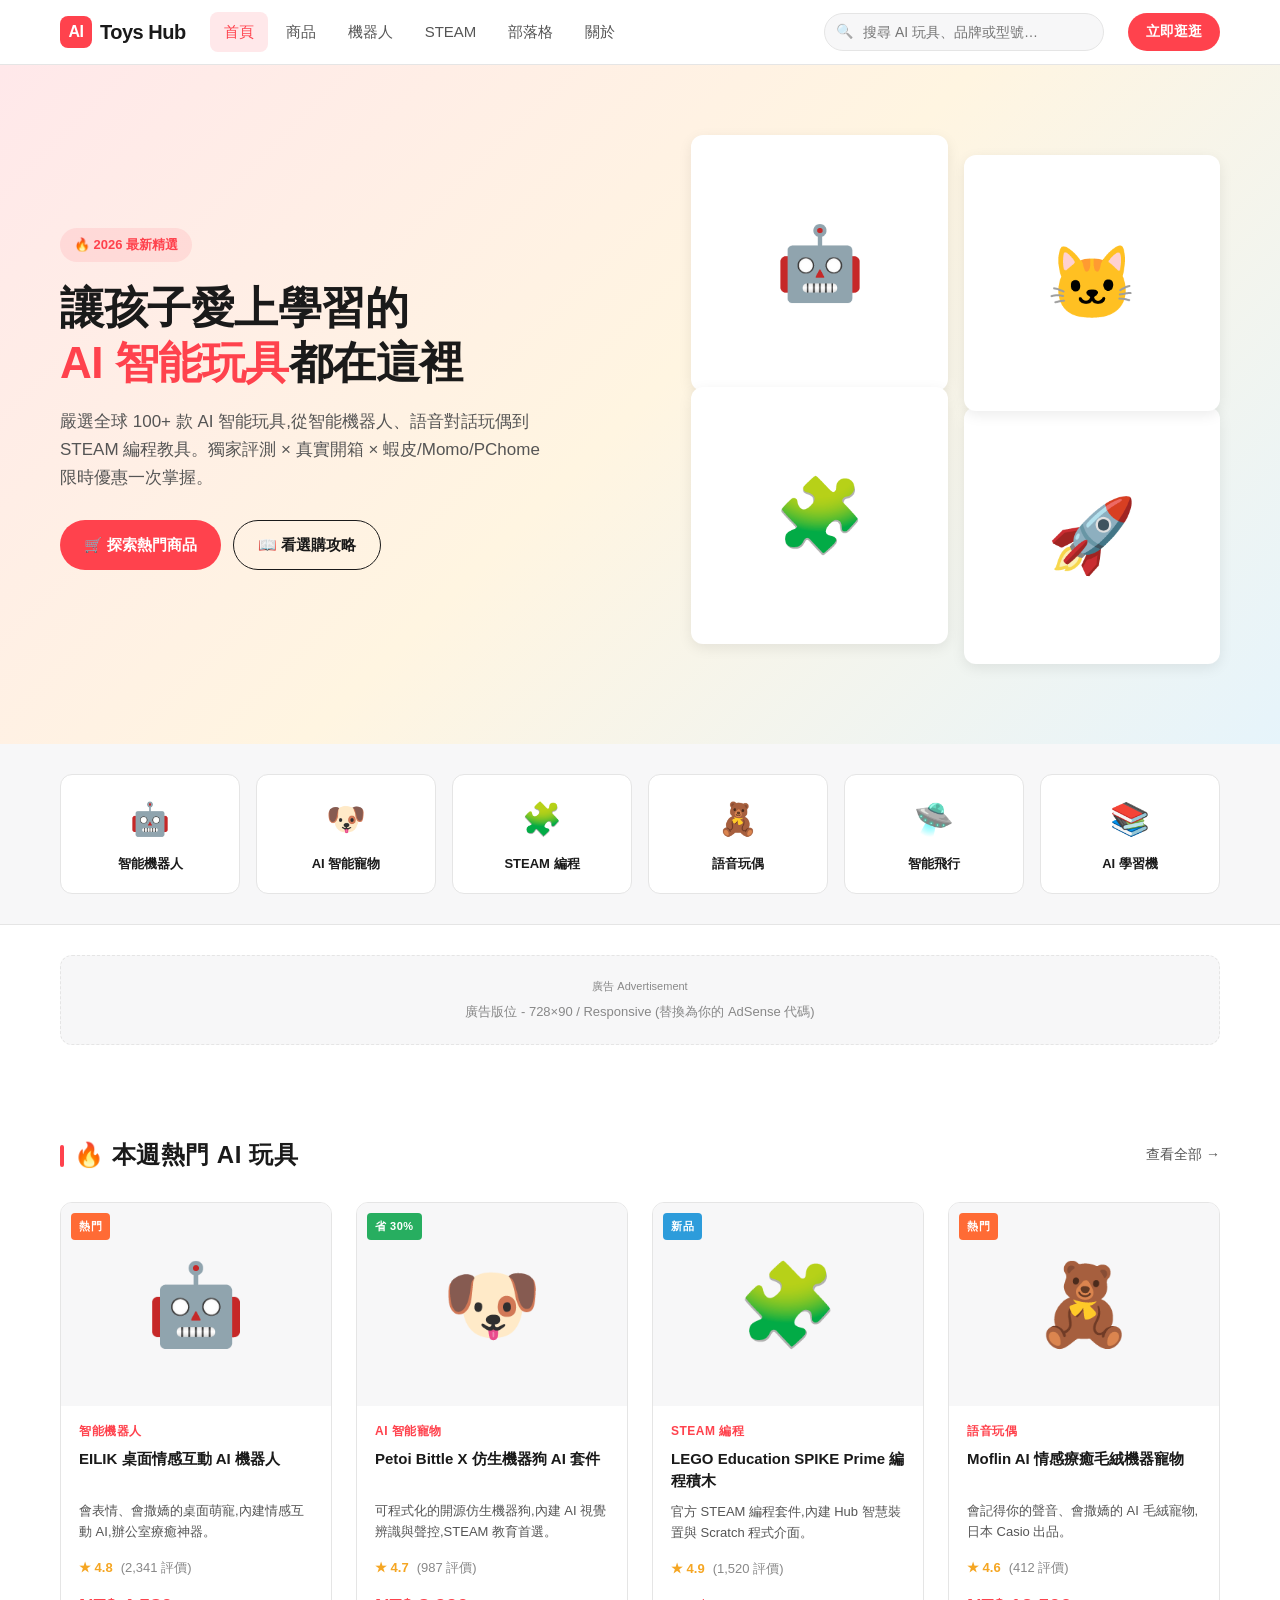
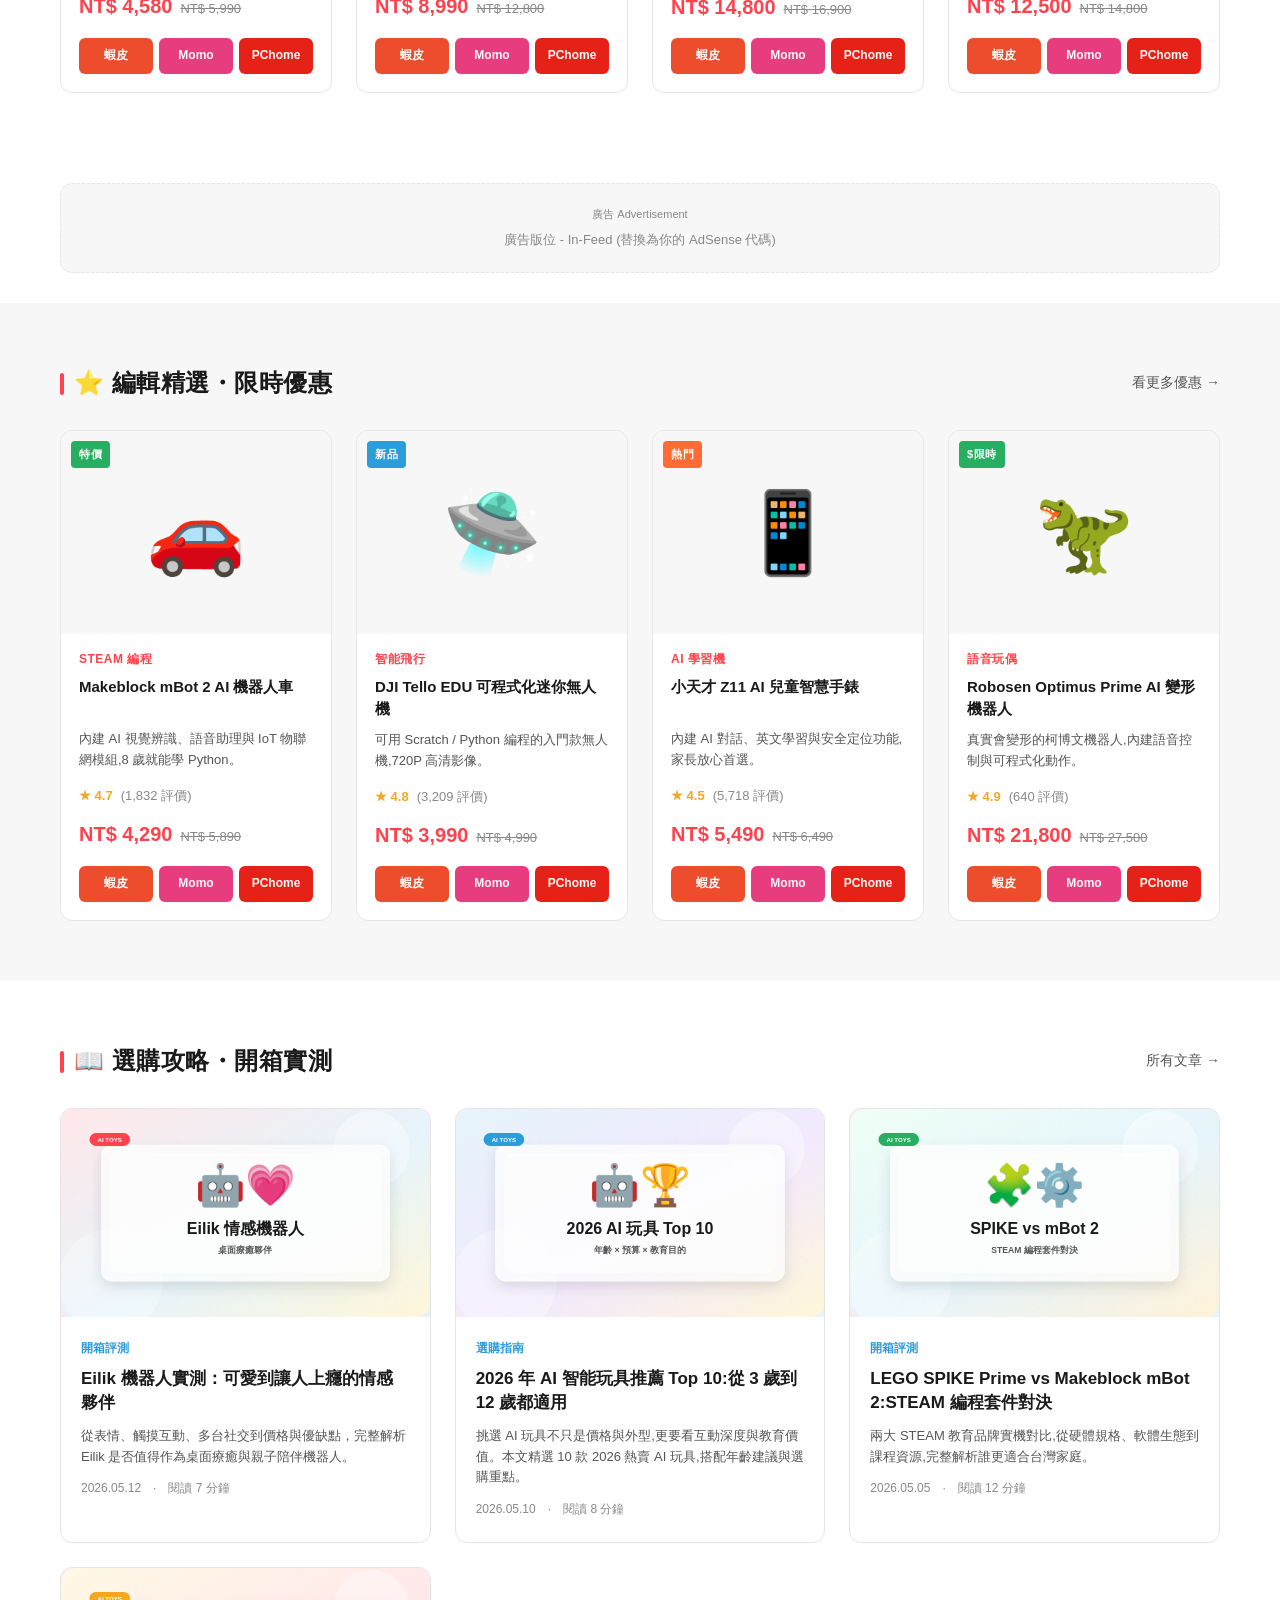
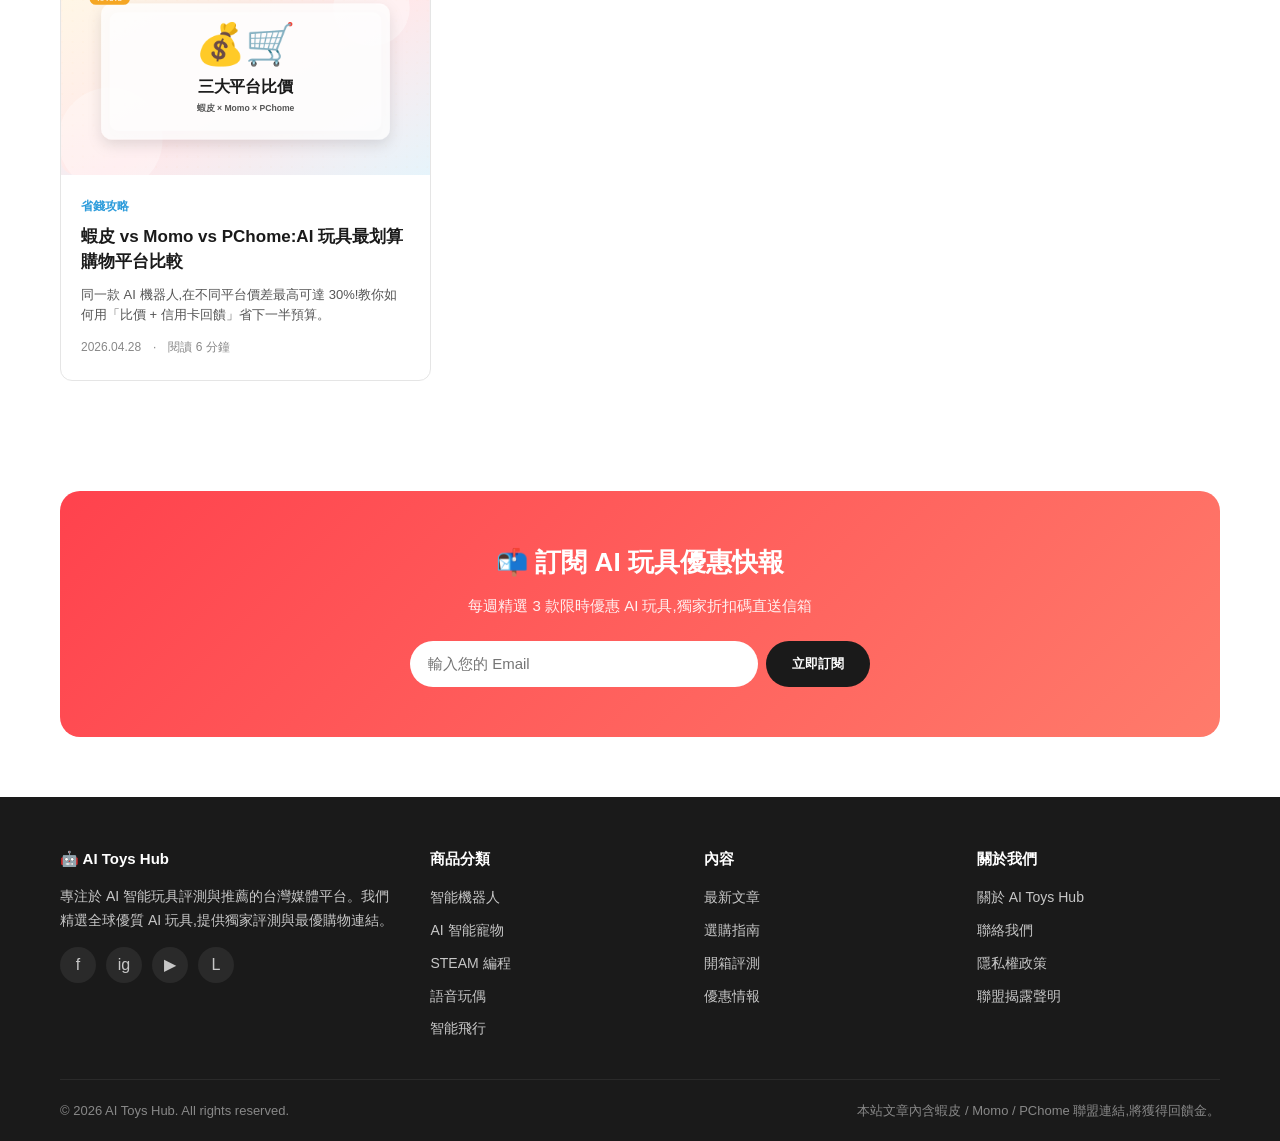
<file: index.html>
<!DOCTYPE html>
<html lang="zh-Hant">
<head>
<meta charset="UTF-8">
<meta name="viewport" content="width=device-width, initial-scale=1.0">
<title>AI Toys Hub | 2026 AI 智能玩具開箱・評測・優惠精選</title>
<meta name="description" content="AI Toys Hub 精選 2026 最新 AI 智能玩具:智能機器人、AI 寵物、編程積木、語音對話玩偶、STEAM 教具。獨家評測、價格比較與蝦皮/Momo/PChome 限時優惠。">
<meta name="keywords" content="AI 玩具,智能玩具,AI 機器人,STEAM 教具,智能寵物,AI 玩偶,兒童 AI 玩具,評測,開箱">
<meta name="author" content="AI Toys Hub">

<!-- Open Graph / Social -->
<meta property="og:title" content="AI Toys Hub | AI 智能玩具精選平台">
<meta property="og:description" content="精選 2026 最新 AI 智能玩具評測與優惠,讓孩子愛上學習。">
<meta property="og:type" content="website">
<meta property="og:locale" content="zh_TW">

<link rel="canonical" href="https://ai-toys-hub.vercel.app/">
<meta property="og:url" content="https://ai-toys-hub.vercel.app/">
<link rel="icon" href="data:image/svg+xml,<svg xmlns=%22http://www.w3.org/2000/svg%22 viewBox=%220 0 100 100%22><text y=%22.9em%22 font-size=%2290%22>🤖</text></svg>">
<link rel="stylesheet" href="assets/css/style.css">

<!-- ============ Google AdSense (請替換為你自己的 publisher ID) ============ -->
<!--
<script async src="https://pagead2.googlesyndication.com/pagead/js/adsbygoogle.js?client=ca-pub-XXXXXXXXXXXXXXXX"
   crossorigin="anonymous"></script>
-->

<!-- ============ Google Analytics (請替換) ============ -->
<!--
<script async src="https://www.googletagmanager.com/gtag/js?id=G-XXXXXXX"></script>
<script>
  window.dataLayer = window.dataLayer || [];
  function gtag(){dataLayer.push(arguments);}
  gtag('js', new Date());
  gtag('config', 'G-XXXXXXX');
</script>
-->
</head>
<body>

<!-- ============ Header ============ -->
<header class="site-header">
  <div class="container header-inner">
    <a href="index.html" class="logo">
      <span class="logo-mark">AI</span>
      Toys Hub
    </a>

    <nav class="main-nav" id="mainNav">
      <a href="index.html" class="active">首頁</a>
      <a href="products.html">商品</a>
      <a href="products.html?cat=robot">機器人</a>
      <a href="products.html?cat=steam">STEAM</a>
      <a href="blog.html">部落格</a>
      <a href="about.html">關於</a>
    </nav>

    <div class="search-box">
      <input type="search" placeholder="搜尋 AI 玩具、品牌或型號…" aria-label="搜尋">
    </div>

    <a href="products.html" class="header-cta">立即逛逛</a>
    <button class="menu-toggle" id="menuToggle" aria-label="選單">☰</button>
  </div>
</header>

<!-- ============ Hero ============ -->
<section class="hero">
  <div class="container hero-inner">
    <div>
      <span class="hero-tag">🔥 2026 最新精選</span>
      <h1>讓孩子愛上學習的<br><span class="highlight">AI 智能玩具</span>都在這裡</h1>
      <p>嚴選全球 100+ 款 AI 智能玩具,從智能機器人、語音對話玩偶到 STEAM 編程教具。獨家評測 × 真實開箱 × 蝦皮/Momo/PChome 限時優惠一次掌握。</p>
      <div class="hero-actions">
        <a href="products.html" class="btn btn-primary">🛒 探索熱門商品</a>
        <a href="blog.html" class="btn btn-outline">📖 看選購攻略</a>
      </div>
    </div>
    <div class="hero-visual">
      <div class="hv">🤖</div>
      <div class="hv">🐱</div>
      <div class="hv">🧩</div>
      <div class="hv">🚀</div>
    </div>
  </div>
</section>

<!-- ============ Categories ============ -->
<section class="category-strip">
  <div class="container">
    <div class="category-list">
      <a href="products.html?cat=robot" class="category-item">
        <div class="category-icon">🤖</div>
        <div class="category-name">智能機器人</div>
      </a>
      <a href="products.html?cat=pet" class="category-item">
        <div class="category-icon">🐶</div>
        <div class="category-name">AI 智能寵物</div>
      </a>
      <a href="products.html?cat=steam" class="category-item">
        <div class="category-icon">🧩</div>
        <div class="category-name">STEAM 編程</div>
      </a>
      <a href="products.html?cat=plush" class="category-item">
        <div class="category-icon">🧸</div>
        <div class="category-name">語音玩偶</div>
      </a>
      <a href="products.html?cat=drone" class="category-item">
        <div class="category-icon">🛸</div>
        <div class="category-name">智能飛行</div>
      </a>
      <a href="products.html?cat=learn" class="category-item">
        <div class="category-icon">📚</div>
        <div class="category-name">AI 學習機</div>
      </a>
    </div>
  </div>
</section>

<!-- ============ AdSense - In-Article ============ -->
<div class="container">
  <div class="ad-slot">
    <!-- AdSense In-Article 廣告位 (橫式) -->
    <!--
    <ins class="adsbygoogle"
       style="display:block; text-align:center;"
       data-ad-layout="in-article"
       data-ad-format="fluid"
       data-ad-client="ca-pub-XXXXXXXXXXXXXXXX"
       data-ad-slot="XXXXXXXXXX"></ins>
    <script>(adsbygoogle = window.adsbygoogle || []).push({});</script>
    -->
    廣告版位 - 728×90 / Responsive (替換為你的 AdSense 代碼)
  </div>
</div>

<!-- ============ 熱門 AI 玩具 ============ -->
<section class="section">
  <div class="container">
    <div class="section-title">
      <h2>🔥 本週熱門 AI 玩具</h2>
      <a href="products.html">查看全部 →</a>
    </div>

    <div class="product-grid">

      <!-- 商品 1 -->
      <article class="product-card">
        <a href="product-detail.html?id=1" class="product-thumb">
          <span class="product-badge hot">熱門</span>
          <span style="font-size:80px;">🤖</span>
        </a>
        <div class="product-body">
          <div class="product-cat">智能機器人</div>
          <h3 class="product-title">
            <a href="product-detail.html?id=1">EILIK 桌面情感互動 AI 機器人</a>
          </h3>
          <p class="product-desc">會表情、會撒嬌的桌面萌寵,內建情感互動 AI,辦公室療癒神器。</p>
          <div class="product-meta">
            <span class="product-rating">★ 4.8</span>
            <span>(2,341 評價)</span>
          </div>
          <div class="product-price-row">
            <span class="product-price">NT$ 4,580</span>
            <span class="product-price-old">NT$ 5,990</span>
          </div>
          <div class="product-buttons">
            <a href="#" class="btn-mini btn-shopee" target="_blank" rel="nofollow sponsored">蝦皮</a>
            <a href="#" class="btn-mini btn-momo" target="_blank" rel="nofollow sponsored">Momo</a>
            <a href="#" class="btn-mini btn-pchome" target="_blank" rel="nofollow sponsored">PChome</a>
          </div>
        </div>
      </article>

      <!-- 商品 2 -->
      <article class="product-card">
        <a href="product-detail.html?id=2" class="product-thumb">
          <span class="product-badge deal">省 30%</span>
          <span style="font-size:80px;">🐶</span>
        </a>
        <div class="product-body">
          <div class="product-cat">AI 智能寵物</div>
          <h3 class="product-title">
            <a href="product-detail.html?id=2">Petoi Bittle X 仿生機器狗 AI 套件</a>
          </h3>
          <p class="product-desc">可程式化的開源仿生機器狗,內建 AI 視覺辨識與聲控,STEAM 教育首選。</p>
          <div class="product-meta">
            <span class="product-rating">★ 4.7</span>
            <span>(987 評價)</span>
          </div>
          <div class="product-price-row">
            <span class="product-price">NT$ 8,990</span>
            <span class="product-price-old">NT$ 12,800</span>
          </div>
          <div class="product-buttons">
            <a href="#" class="btn-mini btn-shopee" target="_blank" rel="nofollow sponsored">蝦皮</a>
            <a href="#" class="btn-mini btn-momo" target="_blank" rel="nofollow sponsored">Momo</a>
            <a href="#" class="btn-mini btn-pchome" target="_blank" rel="nofollow sponsored">PChome</a>
          </div>
        </div>
      </article>

      <!-- 商品 3 -->
      <article class="product-card">
        <a href="product-detail.html?id=3" class="product-thumb">
          <span class="product-badge new">新品</span>
          <span style="font-size:80px;">🧩</span>
        </a>
        <div class="product-body">
          <div class="product-cat">STEAM 編程</div>
          <h3 class="product-title">
            <a href="product-detail.html?id=3">LEGO Education SPIKE Prime 編程積木</a>
          </h3>
          <p class="product-desc">官方 STEAM 編程套件,內建 Hub 智慧裝置與 Scratch 程式介面。</p>
          <div class="product-meta">
            <span class="product-rating">★ 4.9</span>
            <span>(1,520 評價)</span>
          </div>
          <div class="product-price-row">
            <span class="product-price">NT$ 14,800</span>
            <span class="product-price-old">NT$ 16,900</span>
          </div>
          <div class="product-buttons">
            <a href="#" class="btn-mini btn-shopee" target="_blank" rel="nofollow sponsored">蝦皮</a>
            <a href="#" class="btn-mini btn-momo" target="_blank" rel="nofollow sponsored">Momo</a>
            <a href="#" class="btn-mini btn-pchome" target="_blank" rel="nofollow sponsored">PChome</a>
          </div>
        </div>
      </article>

      <!-- 商品 4 -->
      <article class="product-card">
        <a href="product-detail.html?id=4" class="product-thumb">
          <span class="product-badge hot">熱門</span>
          <span style="font-size:80px;">🧸</span>
        </a>
        <div class="product-body">
          <div class="product-cat">語音玩偶</div>
          <h3 class="product-title">
            <a href="product-detail.html?id=4">Moflin AI 情感療癒毛絨機器寵物</a>
          </h3>
          <p class="product-desc">會記得你的聲音、會撒嬌的 AI 毛絨寵物,日本 Casio 出品。</p>
          <div class="product-meta">
            <span class="product-rating">★ 4.6</span>
            <span>(412 評價)</span>
          </div>
          <div class="product-price-row">
            <span class="product-price">NT$ 12,500</span>
            <span class="product-price-old">NT$ 14,800</span>
          </div>
          <div class="product-buttons">
            <a href="#" class="btn-mini btn-shopee" target="_blank" rel="nofollow sponsored">蝦皮</a>
            <a href="#" class="btn-mini btn-momo" target="_blank" rel="nofollow sponsored">Momo</a>
            <a href="#" class="btn-mini btn-pchome" target="_blank" rel="nofollow sponsored">PChome</a>
          </div>
        </div>
      </article>

    </div>
  </div>
</section>

<!-- ============ AdSense - In-Feed ============ -->
<div class="container">
  <div class="ad-slot">
    <!-- AdSense In-Feed 廣告位 -->
    廣告版位 - In-Feed (替換為你的 AdSense 代碼)
  </div>
</div>

<!-- ============ 編輯精選 ============ -->
<section class="section" style="background: var(--bg-soft);">
  <div class="container">
    <div class="section-title">
      <h2>⭐ 編輯精選・限時優惠</h2>
      <a href="products.html?sort=deal">看更多優惠 →</a>
    </div>

    <div class="product-grid">

      <article class="product-card">
        <a href="product-detail.html?id=5" class="product-thumb">
          <span class="product-badge deal">特價</span>
          <span style="font-size:80px;">🚗</span>
        </a>
        <div class="product-body">
          <div class="product-cat">STEAM 編程</div>
          <h3 class="product-title">
            <a href="product-detail.html?id=5">Makeblock mBot 2 AI 機器人車</a>
          </h3>
          <p class="product-desc">內建 AI 視覺辨識、語音助理與 IoT 物聯網模組,8 歲就能學 Python。</p>
          <div class="product-meta">
            <span class="product-rating">★ 4.7</span>
            <span>(1,832 評價)</span>
          </div>
          <div class="product-price-row">
            <span class="product-price">NT$ 4,290</span>
            <span class="product-price-old">NT$ 5,890</span>
          </div>
          <div class="product-buttons">
            <a href="#" class="btn-mini btn-shopee" target="_blank" rel="nofollow sponsored">蝦皮</a>
            <a href="#" class="btn-mini btn-momo" target="_blank" rel="nofollow sponsored">Momo</a>
            <a href="#" class="btn-mini btn-pchome" target="_blank" rel="nofollow sponsored">PChome</a>
          </div>
        </div>
      </article>

      <article class="product-card">
        <a href="product-detail.html?id=6" class="product-thumb">
          <span class="product-badge new">新品</span>
          <span style="font-size:80px;">🛸</span>
        </a>
        <div class="product-body">
          <div class="product-cat">智能飛行</div>
          <h3 class="product-title">
            <a href="product-detail.html?id=6">DJI Tello EDU 可程式化迷你無人機</a>
          </h3>
          <p class="product-desc">可用 Scratch / Python 編程的入門款無人機,720P 高清影像。</p>
          <div class="product-meta">
            <span class="product-rating">★ 4.8</span>
            <span>(3,209 評價)</span>
          </div>
          <div class="product-price-row">
            <span class="product-price">NT$ 3,990</span>
            <span class="product-price-old">NT$ 4,990</span>
          </div>
          <div class="product-buttons">
            <a href="#" class="btn-mini btn-shopee" target="_blank" rel="nofollow sponsored">蝦皮</a>
            <a href="#" class="btn-mini btn-momo" target="_blank" rel="nofollow sponsored">Momo</a>
            <a href="#" class="btn-mini btn-pchome" target="_blank" rel="nofollow sponsored">PChome</a>
          </div>
        </div>
      </article>

      <article class="product-card">
        <a href="product-detail.html?id=7" class="product-thumb">
          <span class="product-badge hot">熱門</span>
          <span style="font-size:80px;">📱</span>
        </a>
        <div class="product-body">
          <div class="product-cat">AI 學習機</div>
          <h3 class="product-title">
            <a href="product-detail.html?id=7">小天才 Z11 AI 兒童智慧手錶</a>
          </h3>
          <p class="product-desc">內建 AI 對話、英文學習與安全定位功能,家長放心首選。</p>
          <div class="product-meta">
            <span class="product-rating">★ 4.5</span>
            <span>(5,718 評價)</span>
          </div>
          <div class="product-price-row">
            <span class="product-price">NT$ 5,490</span>
            <span class="product-price-old">NT$ 6,490</span>
          </div>
          <div class="product-buttons">
            <a href="#" class="btn-mini btn-shopee" target="_blank" rel="nofollow sponsored">蝦皮</a>
            <a href="#" class="btn-mini btn-momo" target="_blank" rel="nofollow sponsored">Momo</a>
            <a href="#" class="btn-mini btn-pchome" target="_blank" rel="nofollow sponsored">PChome</a>
          </div>
        </div>
      </article>

      <article class="product-card">
        <a href="product-detail.html?id=8" class="product-thumb">
          <span class="product-badge deal">$限時</span>
          <span style="font-size:80px;">🦖</span>
        </a>
        <div class="product-body">
          <div class="product-cat">語音玩偶</div>
          <h3 class="product-title">
            <a href="product-detail.html?id=8">Robosen Optimus Prime AI 變形機器人</a>
          </h3>
          <p class="product-desc">真實會變形的柯博文機器人,內建語音控制與可程式化動作。</p>
          <div class="product-meta">
            <span class="product-rating">★ 4.9</span>
            <span>(640 評價)</span>
          </div>
          <div class="product-price-row">
            <span class="product-price">NT$ 21,800</span>
            <span class="product-price-old">NT$ 27,500</span>
          </div>
          <div class="product-buttons">
            <a href="#" class="btn-mini btn-shopee" target="_blank" rel="nofollow sponsored">蝦皮</a>
            <a href="#" class="btn-mini btn-momo" target="_blank" rel="nofollow sponsored">Momo</a>
            <a href="#" class="btn-mini btn-pchome" target="_blank" rel="nofollow sponsored">PChome</a>
          </div>
        </div>
      </article>

    </div>
  </div>
</section>

<!-- ============ 部落格精選 ============ -->
<section class="section">
  <div class="container">
    <div class="section-title">
      <h2>📖 選購攻略・開箱實測</h2>
      <a href="blog.html">所有文章 →</a>
    </div>

    <div class="blog-grid">

      <article class="blog-card">
        <a href="eilik-robot-review.html" class="blog-thumb"><img src="assets/images/blog/eilik-robot-review.svg" alt="Eilik 情感機器人文章圖像" loading="lazy"></a>
        <div class="blog-body">
          <span class="blog-tag">開箱評測</span>
          <h3 class="blog-title">
            <a href="eilik-robot-review.html">Eilik 機器人實測：可愛到讓人上癮的情感夥伴</a>
          </h3>
          <p class="blog-excerpt">從表情、觸摸互動、多台社交到價格與優缺點，完整解析 Eilik 是否值得作為桌面療癒與親子陪伴機器人。</p>
          <div class="blog-meta">
            <span>2026.05.12</span>
            <span>·</span>
            <span>閱讀 7 分鐘</span>
          </div>
        </div>
      </article>

      <article class="blog-card">
        <a href="blog-post.html?id=1" class="blog-thumb"><img src="assets/images/blog/ai-toys-top10.svg" alt="2026 AI 智能玩具推薦 Top 10 文章圖像" loading="lazy"></a>
        <div class="blog-body">
          <span class="blog-tag">選購指南</span>
          <h3 class="blog-title">
            <a href="blog-post.html?id=1">2026 年 AI 智能玩具推薦 Top 10:從 3 歲到 12 歲都適用</a>
          </h3>
          <p class="blog-excerpt">挑選 AI 玩具不只是價格與外型,更要看互動深度與教育價值。本文精選 10 款 2026 熱賣 AI 玩具,搭配年齡建議與選購重點。</p>
          <div class="blog-meta">
            <span>2026.05.10</span>
            <span>·</span>
            <span>閱讀 8 分鐘</span>
          </div>
        </div>
      </article>

      <article class="blog-card">
        <a href="blog-post.html?id=2" class="blog-thumb"><img src="assets/images/blog/spike-vs-mbot2.svg" alt="LEGO SPIKE Prime vs Makeblock mBot 2 文章圖像" loading="lazy"></a>
        <div class="blog-body">
          <span class="blog-tag">開箱評測</span>
          <h3 class="blog-title">
            <a href="blog-post.html?id=2">LEGO SPIKE Prime vs Makeblock mBot 2:STEAM 編程套件對決</a>
          </h3>
          <p class="blog-excerpt">兩大 STEAM 教育品牌實機對比,從硬體規格、軟體生態到課程資源,完整解析誰更適合台灣家庭。</p>
          <div class="blog-meta">
            <span>2026.05.05</span>
            <span>·</span>
            <span>閱讀 12 分鐘</span>
          </div>
        </div>
      </article>

      <article class="blog-card">
        <a href="blog-post.html?id=3" class="blog-thumb"><img src="assets/images/blog/shopping-platforms.svg" alt="AI 玩具購物平台比較文章圖像" loading="lazy"></a>
        <div class="blog-body">
          <span class="blog-tag">省錢攻略</span>
          <h3 class="blog-title">
            <a href="blog-post.html?id=3">蝦皮 vs Momo vs PChome:AI 玩具最划算購物平台比較</a>
          </h3>
          <p class="blog-excerpt">同一款 AI 機器人,在不同平台價差最高可達 30%!教你如何用「比價 + 信用卡回饋」省下一半預算。</p>
          <div class="blog-meta">
            <span>2026.04.28</span>
            <span>·</span>
            <span>閱讀 6 分鐘</span>
          </div>
        </div>
      </article>

    </div>
  </div>
</section>

<!-- ============ Newsletter ============ -->
<div class="container">
  <section class="newsletter">
    <h2>📬 訂閱 AI 玩具優惠快報</h2>
    <p>每週精選 3 款限時優惠 AI 玩具,獨家折扣碼直送信箱</p>
    <form class="newsletter-form" onsubmit="event.preventDefault(); alert('感謝訂閱!請至 Email 收信確認。');">
      <input type="email" placeholder="輸入您的 Email" required>
      <button type="submit">立即訂閱</button>
    </form>
  </section>
</div>

<!-- ============ Footer ============ -->
<footer class="site-footer">
  <div class="container">
    <div class="footer-grid">
      <div class="footer-col footer-about">
        <h4>🤖 AI Toys Hub</h4>
        <p>專注於 AI 智能玩具評測與推薦的台灣媒體平台。我們精選全球優質 AI 玩具,提供獨家評測與最優購物連結。</p>
        <div class="footer-social">
          <a href="#" aria-label="Facebook">f</a>
          <a href="#" aria-label="Instagram">ig</a>
          <a href="#" aria-label="YouTube">▶</a>
          <a href="#" aria-label="LINE">L</a>
        </div>
      </div>
      <div class="footer-col">
        <h4>商品分類</h4>
        <ul>
          <li><a href="products.html?cat=robot">智能機器人</a></li>
          <li><a href="products.html?cat=pet">AI 智能寵物</a></li>
          <li><a href="products.html?cat=steam">STEAM 編程</a></li>
          <li><a href="products.html?cat=plush">語音玩偶</a></li>
          <li><a href="products.html?cat=drone">智能飛行</a></li>
        </ul>
      </div>
      <div class="footer-col">
        <h4>內容</h4>
        <ul>
          <li><a href="blog.html">最新文章</a></li>
          <li><a href="blog.html?cat=guide">選購指南</a></li>
          <li><a href="blog.html?cat=review">開箱評測</a></li>
          <li><a href="blog.html?cat=deal">優惠情報</a></li>
        </ul>
      </div>
      <div class="footer-col">
        <h4>關於我們</h4>
        <ul>
          <li><a href="about.html">關於 AI Toys Hub</a></li>
          <li><a href="about.html#contact">聯絡我們</a></li>
          <li><a href="privacy.html">隱私權政策</a></li>
          <li><a href="privacy.html#affiliate">聯盟揭露聲明</a></li>
        </ul>
      </div>
    </div>
    <div class="footer-bottom">
      <div>© 2026 AI Toys Hub. All rights reserved.</div>
      <div>本站文章內含蝦皮 / Momo / PChome 聯盟連結,將獲得回饋金。</div>
    </div>
  </div>
</footer>

<script src="assets/js/script.js"></script>
</body>
</html>
</file>
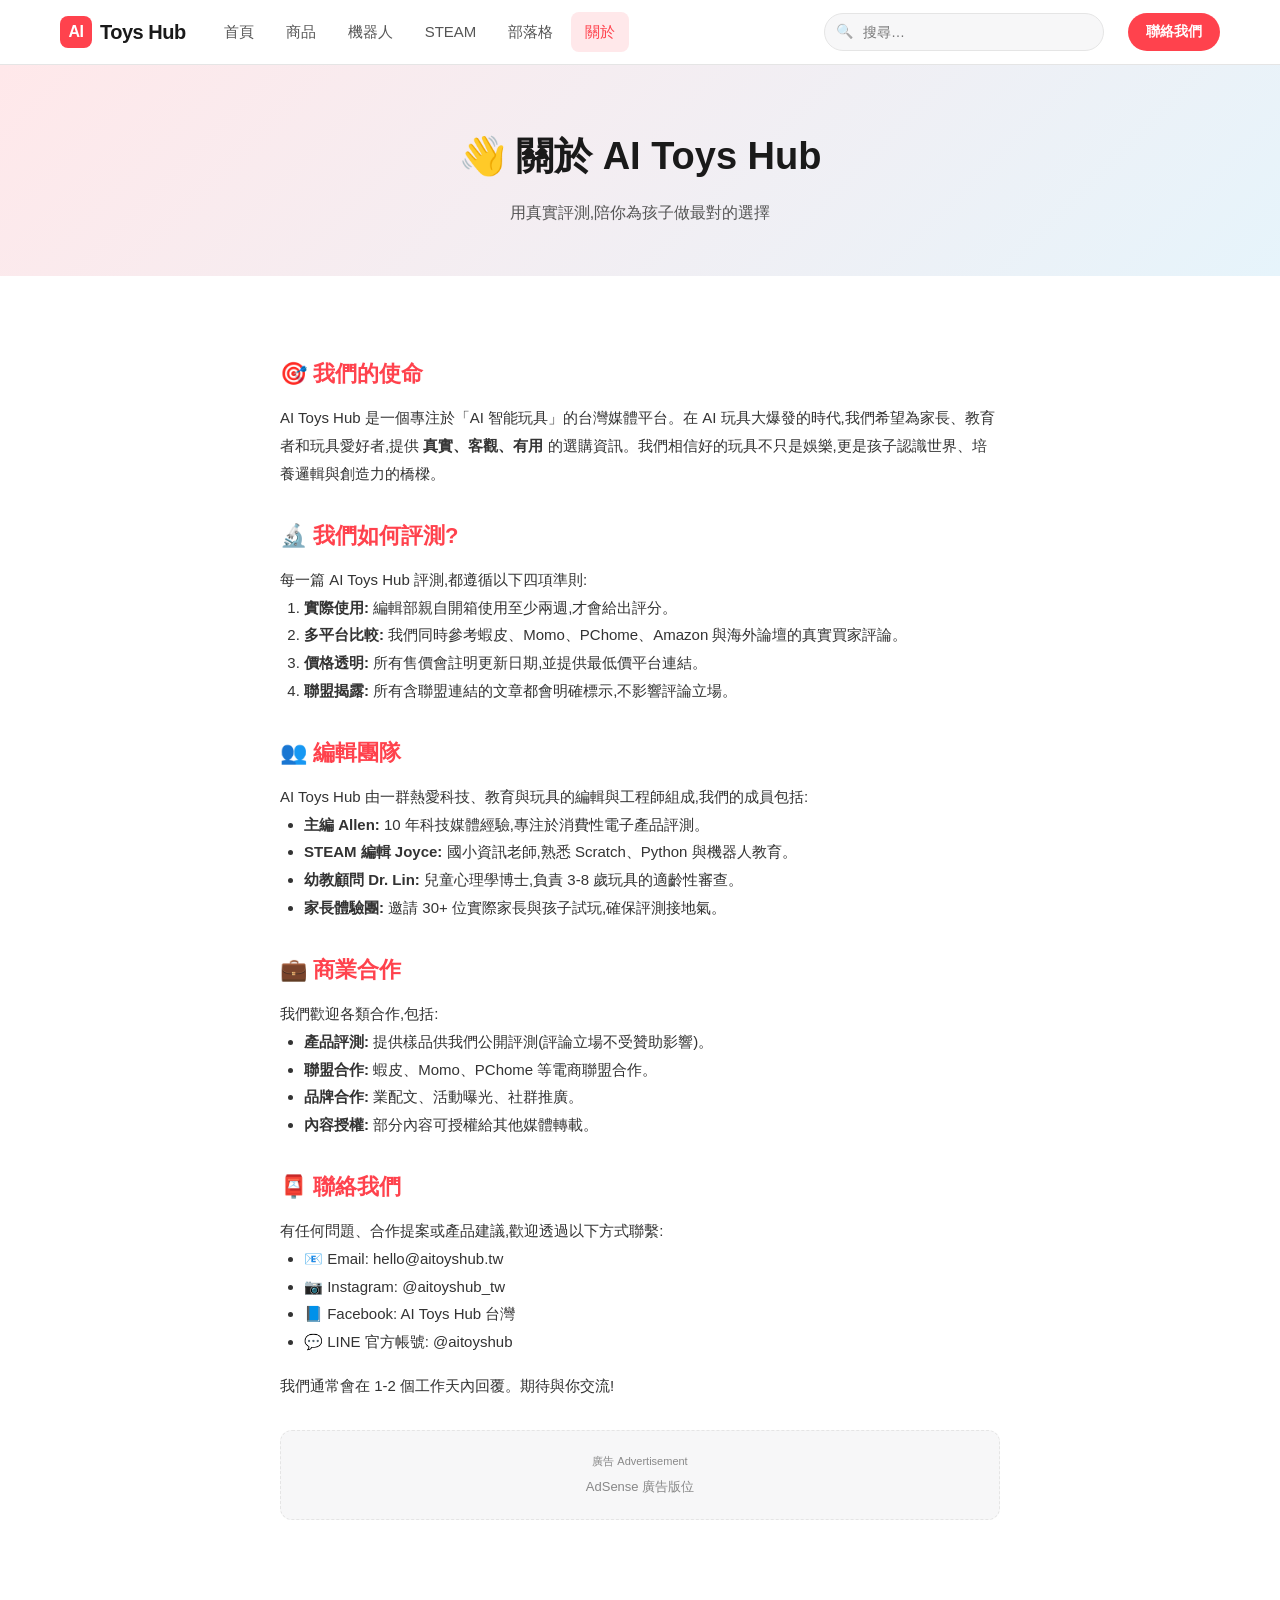
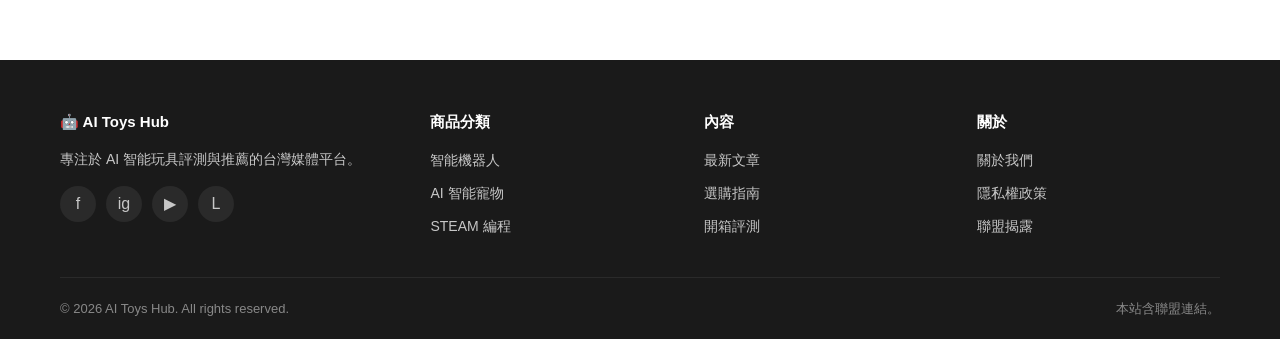
<file: about.html>
<!DOCTYPE html>
<html lang="zh-Hant">
<head>
<meta charset="UTF-8">
<meta name="viewport" content="width=device-width, initial-scale=1.0">
<title>關於我們 | AI Toys Hub</title>
<meta name="description" content="認識 AI Toys Hub 編輯團隊、我們的評測準則,以及如何與我們合作或聯繫。">
<link rel="canonical" href="https://ai-toys-hub.vercel.app/about.html">
<meta property="og:url" content="https://ai-toys-hub.vercel.app/about.html">
<link rel="icon" href="data:image/svg+xml,<svg xmlns=%22http://www.w3.org/2000/svg%22 viewBox=%220 0 100 100%22><text y=%22.9em%22 font-size=%2290%22>🤖</text></svg>">
<link rel="stylesheet" href="assets/css/style.css">
</head>
<body>

<header class="site-header">
  <div class="container header-inner">
    <a href="index.html" class="logo"><span class="logo-mark">AI</span>Toys Hub</a>
    <nav class="main-nav" id="mainNav">
      <a href="index.html">首頁</a>
      <a href="products.html">商品</a>
      <a href="products.html?cat=robot">機器人</a>
      <a href="products.html?cat=steam">STEAM</a>
      <a href="blog.html">部落格</a>
      <a href="about.html" class="active">關於</a>
    </nav>
    <div class="search-box">
      <input type="search" placeholder="搜尋…" aria-label="搜尋">
    </div>
    <a href="#contact" class="header-cta">聯絡我們</a>
    <button class="menu-toggle" id="menuToggle">☰</button>
  </div>
</header>

<section class="page-header">
  <div class="container">
    <h1>👋 關於 AI Toys Hub</h1>
    <p>用真實評測,陪你為孩子做最對的選擇</p>
  </div>
</section>

<div class="text-page">

  <h2>🎯 我們的使命</h2>
  <p>AI Toys Hub 是一個專注於「AI 智能玩具」的台灣媒體平台。在 AI 玩具大爆發的時代,我們希望為家長、教育者和玩具愛好者,提供 <strong>真實、客觀、有用</strong> 的選購資訊。我們相信好的玩具不只是娛樂,更是孩子認識世界、培養邏輯與創造力的橋樑。</p>

  <h2>🔬 我們如何評測?</h2>
  <p>每一篇 AI Toys Hub 評測,都遵循以下四項準則:</p>
  <ol>
    <li><strong>實際使用:</strong> 編輯部親自開箱使用至少兩週,才會給出評分。</li>
    <li><strong>多平台比較:</strong> 我們同時參考蝦皮、Momo、PChome、Amazon 與海外論壇的真實買家評論。</li>
    <li><strong>價格透明:</strong> 所有售價會註明更新日期,並提供最低價平台連結。</li>
    <li><strong>聯盟揭露:</strong> 所有含聯盟連結的文章都會明確標示,不影響評論立場。</li>
  </ol>

  <h2>👥 編輯團隊</h2>
  <p>AI Toys Hub 由一群熱愛科技、教育與玩具的編輯與工程師組成,我們的成員包括:</p>
  <ul>
    <li><strong>主編 Allen:</strong> 10 年科技媒體經驗,專注於消費性電子產品評測。</li>
    <li><strong>STEAM 編輯 Joyce:</strong> 國小資訊老師,熟悉 Scratch、Python 與機器人教育。</li>
    <li><strong>幼教顧問 Dr. Lin:</strong> 兒童心理學博士,負責 3-8 歲玩具的適齡性審查。</li>
    <li><strong>家長體驗團:</strong> 邀請 30+ 位實際家長與孩子試玩,確保評測接地氣。</li>
  </ul>

  <h2>💼 商業合作</h2>
  <p>我們歡迎各類合作,包括:</p>
  <ul>
    <li><strong>產品評測:</strong> 提供樣品供我們公開評測(評論立場不受贊助影響)。</li>
    <li><strong>聯盟合作:</strong> 蝦皮、Momo、PChome 等電商聯盟合作。</li>
    <li><strong>品牌合作:</strong> 業配文、活動曝光、社群推廣。</li>
    <li><strong>內容授權:</strong> 部分內容可授權給其他媒體轉載。</li>
  </ul>

  <h2 id="contact">📮 聯絡我們</h2>
  <p>有任何問題、合作提案或產品建議,歡迎透過以下方式聯繫:</p>
  <ul>
    <li>📧 Email: <a href="mailto:hello@aitoyshub.tw">hello@aitoyshub.tw</a></li>
    <li>📷 Instagram: <a href="#">@aitoyshub_tw</a></li>
    <li>📘 Facebook: <a href="#">AI Toys Hub 台灣</a></li>
    <li>💬 LINE 官方帳號: <a href="#">@aitoyshub</a></li>
  </ul>

  <p>我們通常會在 1-2 個工作天內回覆。期待與你交流!</p>

  <div class="ad-slot" style="margin-top:30px;">
    AdSense 廣告版位
  </div>

</div>

<footer class="site-footer">
  <div class="container">
    <div class="footer-grid">
      <div class="footer-col footer-about">
        <h4>🤖 AI Toys Hub</h4>
        <p>專注於 AI 智能玩具評測與推薦的台灣媒體平台。</p>
        <div class="footer-social"><a href="#">f</a><a href="#">ig</a><a href="#">▶</a><a href="#">L</a></div>
      </div>
      <div class="footer-col">
        <h4>商品分類</h4>
        <ul>
          <li><a href="products.html?cat=robot">智能機器人</a></li>
          <li><a href="products.html?cat=pet">AI 智能寵物</a></li>
          <li><a href="products.html?cat=steam">STEAM 編程</a></li>
        </ul>
      </div>
      <div class="footer-col">
        <h4>內容</h4>
        <ul>
          <li><a href="blog.html">最新文章</a></li>
          <li><a href="blog.html?cat=guide">選購指南</a></li>
          <li><a href="blog.html?cat=review">開箱評測</a></li>
        </ul>
      </div>
      <div class="footer-col">
        <h4>關於</h4>
        <ul>
          <li><a href="about.html">關於我們</a></li>
          <li><a href="privacy.html">隱私權政策</a></li>
          <li><a href="privacy.html#affiliate">聯盟揭露</a></li>
        </ul>
      </div>
    </div>
    <div class="footer-bottom">
      <div>© 2026 AI Toys Hub. All rights reserved.</div>
      <div>本站含聯盟連結。</div>
    </div>
  </div>
</footer>

<script src="assets/js/script.js"></script>
</body>
</html>
</file>
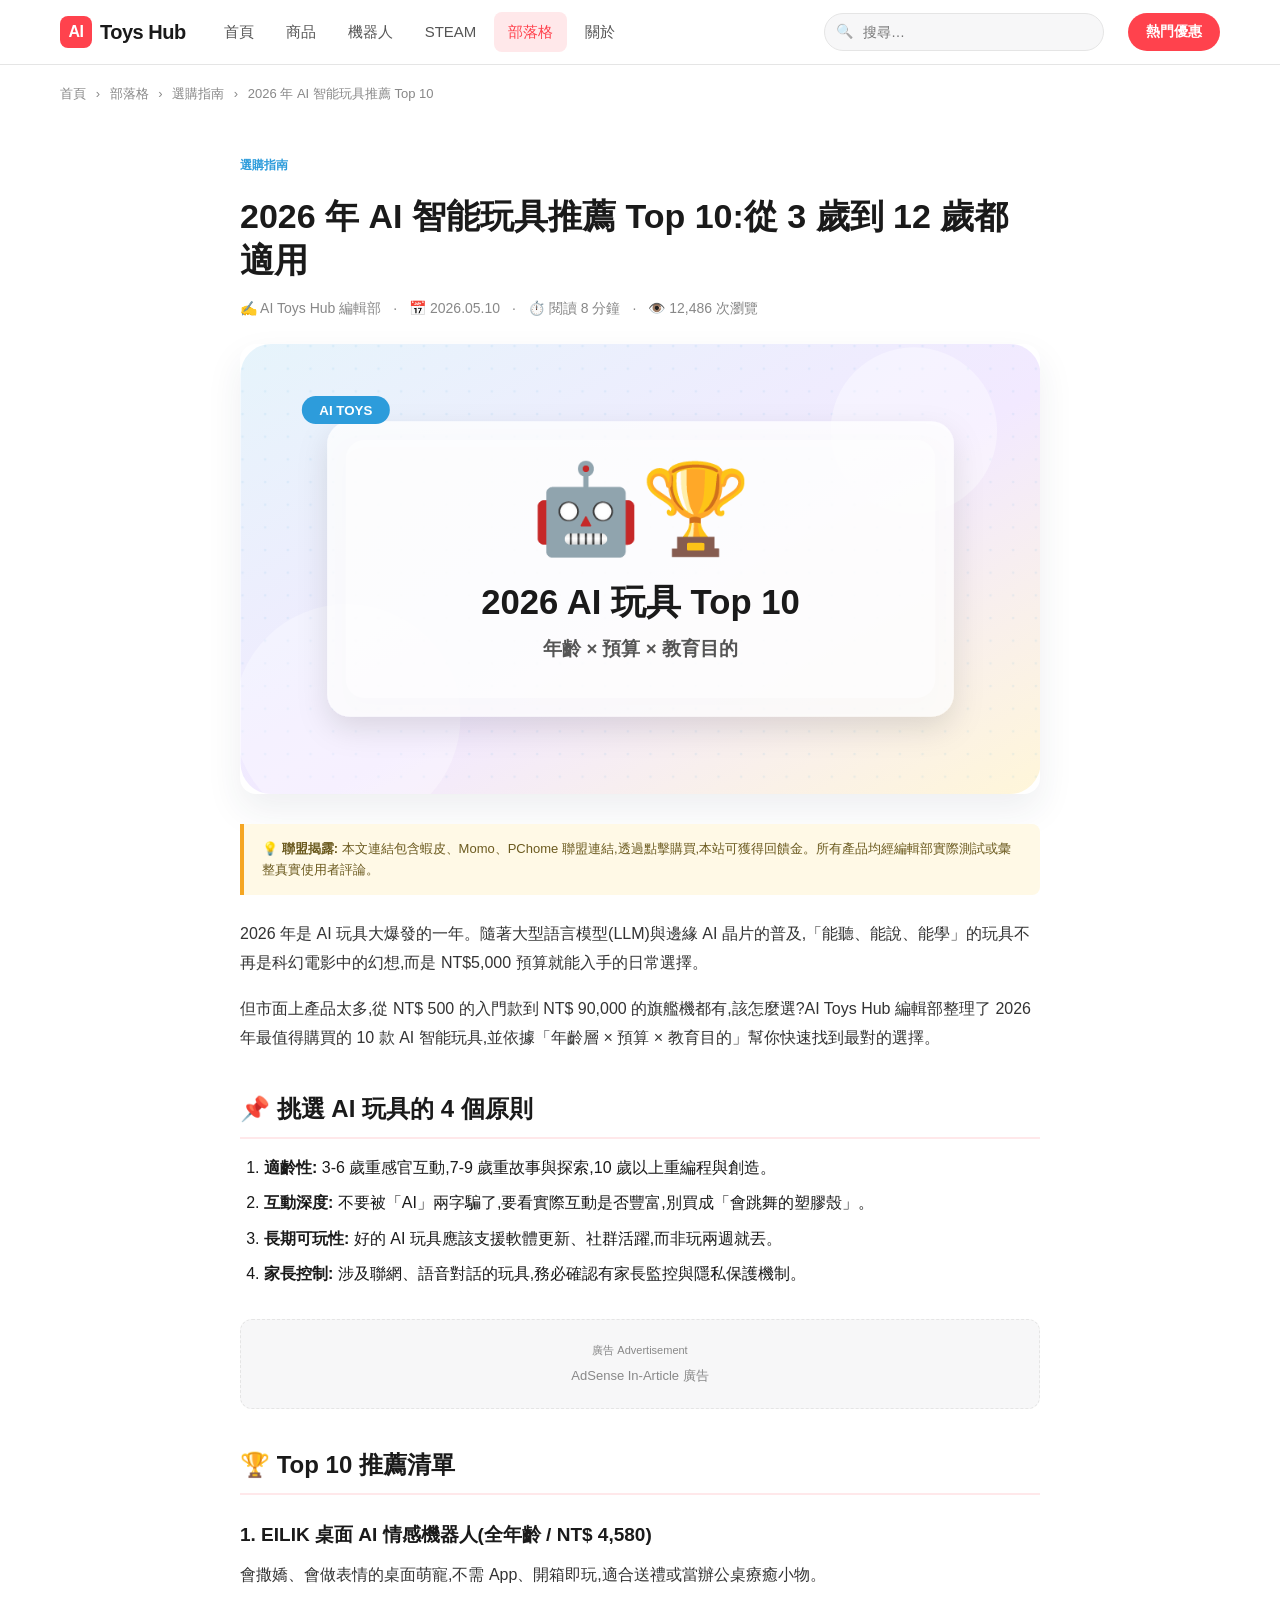
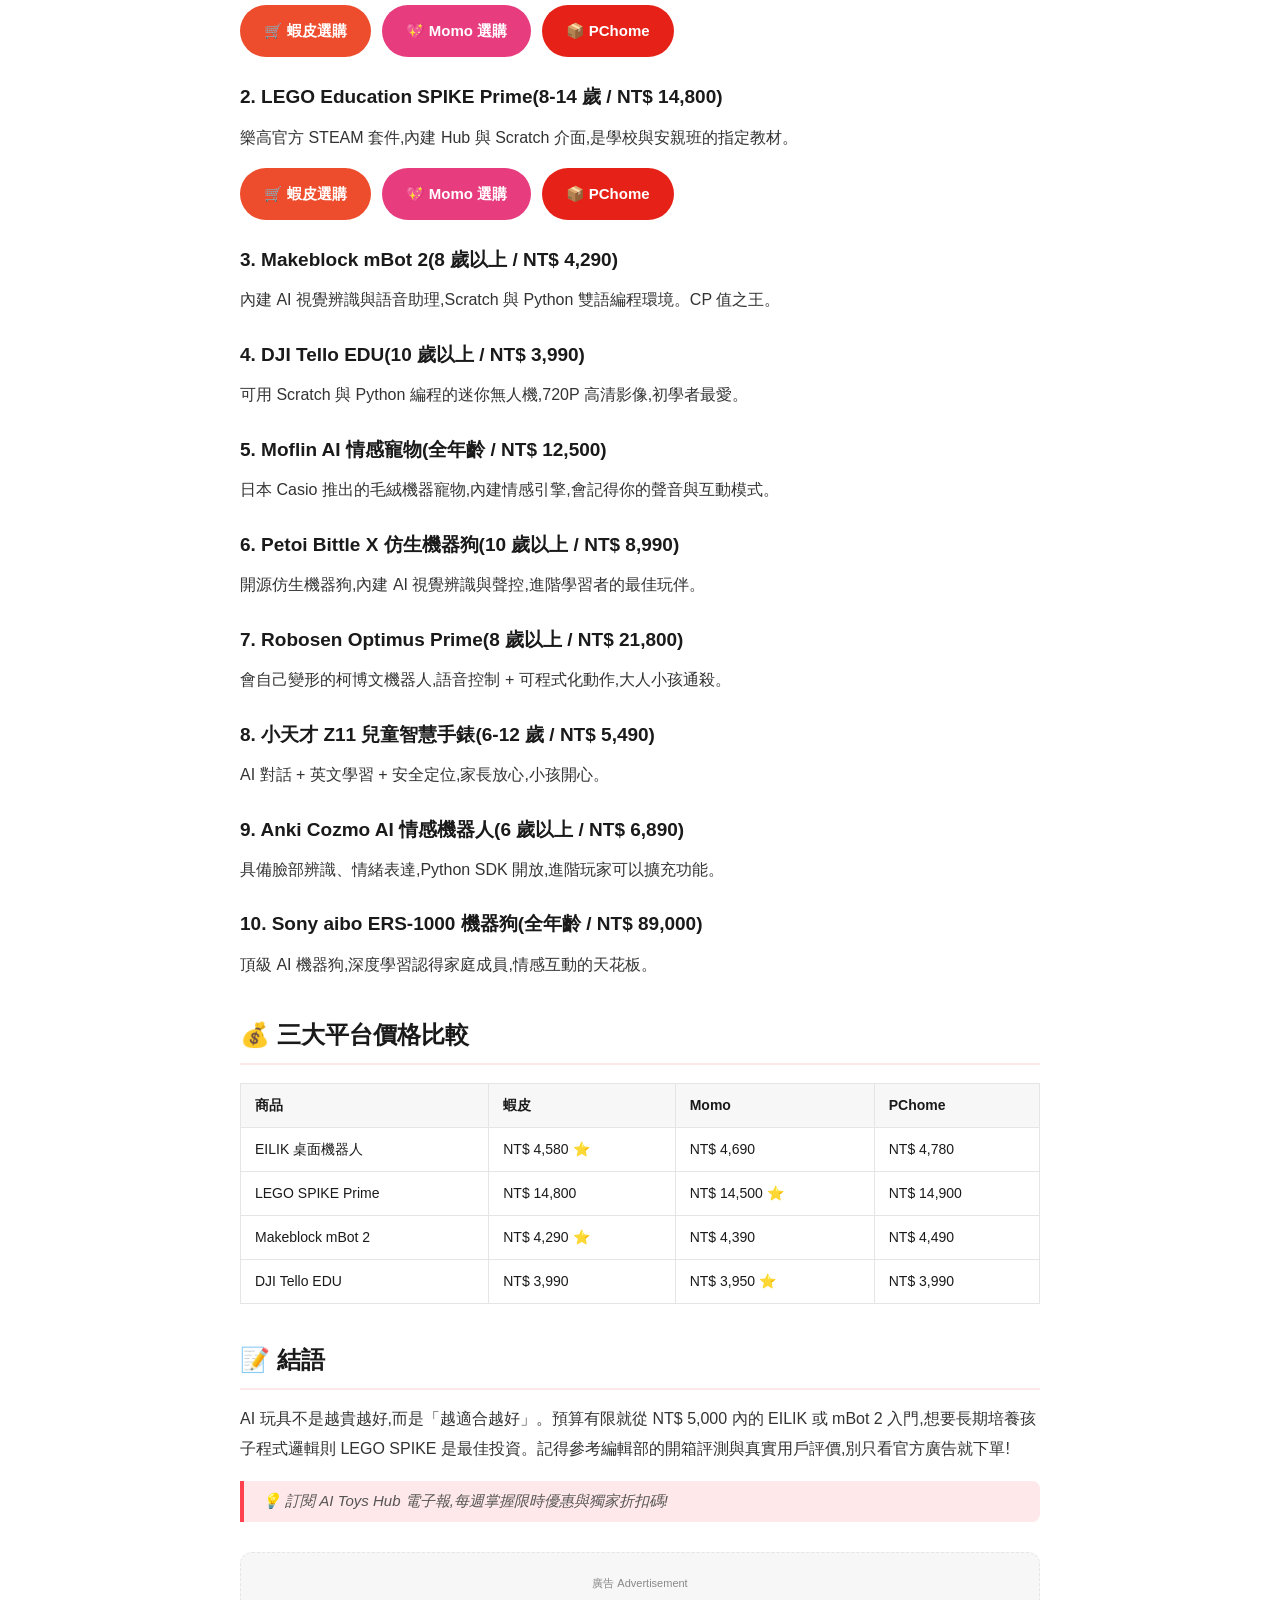
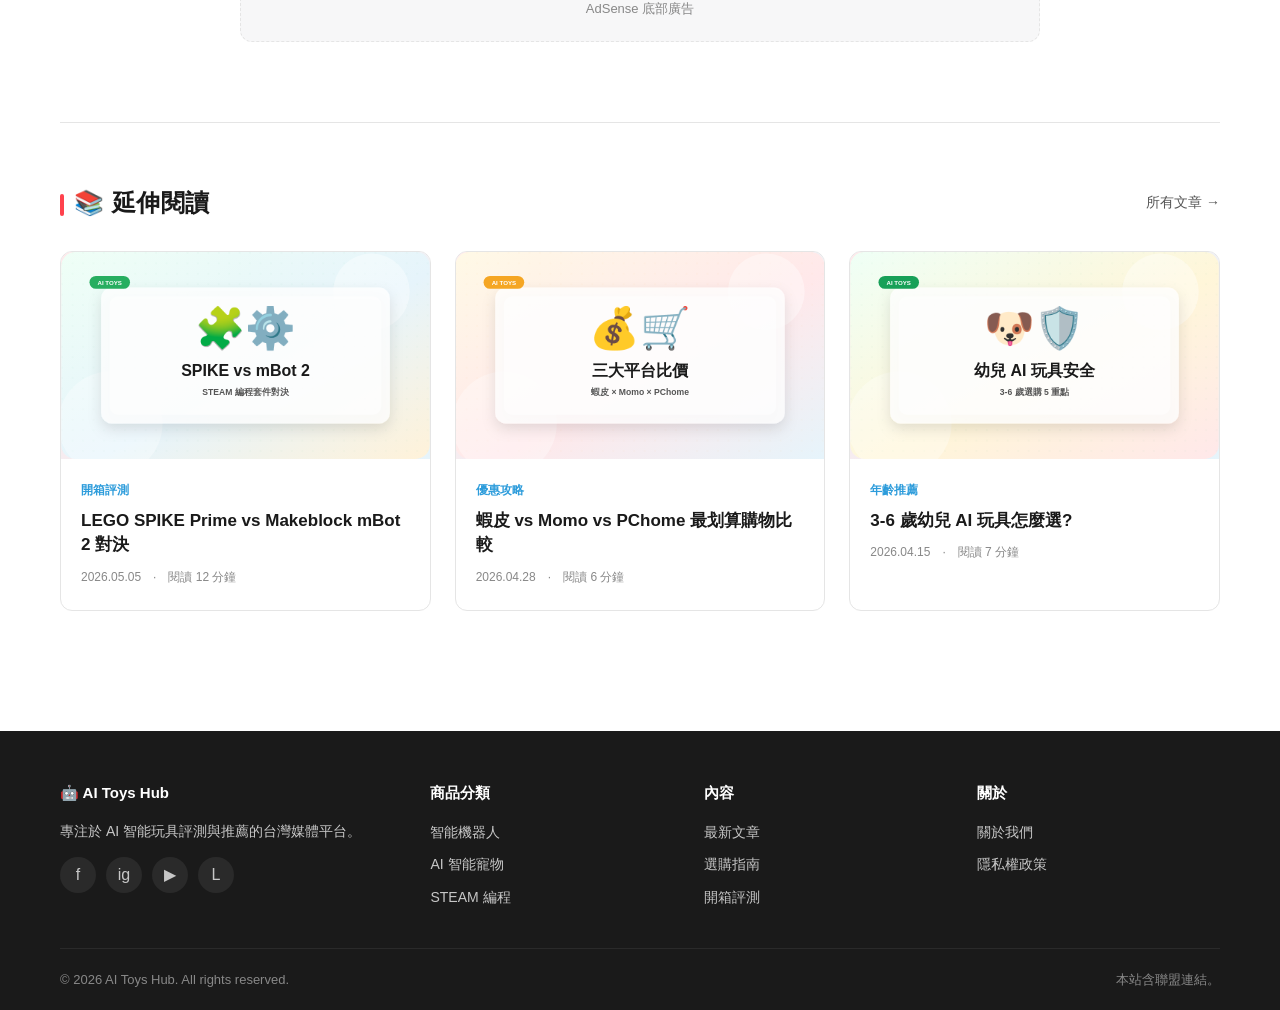
<file: blog-post.html>
<!DOCTYPE html>
<html lang="zh-Hant">
<head>
<meta charset="UTF-8">
<meta name="viewport" content="width=device-width, initial-scale=1.0">
<title>2026 年 AI 智能玩具推薦 Top 10:從 3 歲到 12 歲都適用 | AI Toys Hub</title>
<meta name="description" content="精選 2026 年最值得購買的 10 款 AI 智能玩具,涵蓋 3-12 歲各年齡層,附完整選購重點與蝦皮/Momo/PChome 最低價比較。">
<meta property="og:image" content="https://ai-toys-hub.vercel.app/assets/images/blog/ai-toys-top10.svg">
<link rel="canonical" href="https://ai-toys-hub.vercel.app/blog-post.html">
<meta property="og:url" content="https://ai-toys-hub.vercel.app/blog-post.html">
<link rel="icon" href="data:image/svg+xml,<svg xmlns=%22http://www.w3.org/2000/svg%22 viewBox=%220 0 100 100%22><text y=%22.9em%22 font-size=%2290%22>🤖</text></svg>">
<link rel="stylesheet" href="assets/css/style.css">

<!-- Schema.org Article -->
<script type="application/ld+json">
{
  "@context": "https://schema.org",
  "@type": "Article",
  "headline": "2026 年 AI 智能玩具推薦 Top 10",
  "datePublished": "2026-05-10",
  "author": { "@type": "Organization", "name": "AI Toys Hub 編輯部" },
  "publisher": {
    "@type": "Organization",
    "name": "AI Toys Hub",
    "logo": { "@type": "ImageObject", "url": "https://ai-toys-hub.vercel.app/assets/images/logo.svg" }
  }
}
</script>
</head>
<body>

<header class="site-header">
  <div class="container header-inner">
    <a href="index.html" class="logo"><span class="logo-mark">AI</span>Toys Hub</a>
    <nav class="main-nav" id="mainNav">
      <a href="index.html">首頁</a>
      <a href="products.html">商品</a>
      <a href="products.html?cat=robot">機器人</a>
      <a href="products.html?cat=steam">STEAM</a>
      <a href="blog.html" class="active">部落格</a>
      <a href="about.html">關於</a>
    </nav>
    <div class="search-box">
      <input type="search" placeholder="搜尋…" aria-label="搜尋">
    </div>
    <a href="#" class="header-cta">熱門優惠</a>
    <button class="menu-toggle" id="menuToggle">☰</button>
  </div>
</header>

<div class="container">

  <!-- Breadcrumb -->
  <div class="breadcrumb">
    <a href="index.html">首頁</a> <span>›</span>
    <a href="blog.html">部落格</a> <span>›</span>
    <a href="blog.html?cat=guide">選購指南</a> <span>›</span>
    2026 年 AI 智能玩具推薦 Top 10
  </div>

  <article class="post-content" style="padding:30px 0 50px;">

    <span class="blog-tag">選購指南</span>
    <h1 style="font-size:34px; font-weight:800; line-height:1.3; margin:10px 0 14px;">
      2026 年 AI 智能玩具推薦 Top 10:從 3 歲到 12 歲都適用
    </h1>

    <div class="blog-meta" style="margin-bottom:24px; font-size:14px;">
      <span>✍️ AI Toys Hub 編輯部</span>
      <span>·</span>
      <span>📅 2026.05.10</span>
      <span>·</span>
      <span>⏱️ 閱讀 8 分鐘</span>
      <span>·</span>
      <span>👁️ 12,486 次瀏覽</span>
    </div>

    <figure class="post-hero-image"><img src="assets/images/blog/ai-toys-top10.svg" alt="2026 AI 智能玩具推薦 Top 10 文章主圖"></figure>

    <div class="disclosure">
      💡 <strong>聯盟揭露:</strong> 本文連結包含蝦皮、Momo、PChome 聯盟連結,透過點擊購買,本站可獲得回饋金。所有產品均經編輯部實際測試或彙整真實使用者評論。
    </div>

    <p>2026 年是 AI 玩具大爆發的一年。隨著大型語言模型(LLM)與邊緣 AI 晶片的普及,「能聽、能說、能學」的玩具不再是科幻電影中的幻想,而是 NT$5,000 預算就能入手的日常選擇。</p>

    <p>但市面上產品太多,從 NT$ 500 的入門款到 NT$ 90,000 的旗艦機都有,該怎麼選?AI Toys Hub 編輯部整理了 2026 年最值得購買的 10 款 AI 智能玩具,並依據「年齡層 × 預算 × 教育目的」幫你快速找到最對的選擇。</p>

    <h2>📌 挑選 AI 玩具的 4 個原則</h2>
    <ol>
      <li><strong>適齡性:</strong> 3-6 歲重感官互動,7-9 歲重故事與探索,10 歲以上重編程與創造。</li>
      <li><strong>互動深度:</strong> 不要被「AI」兩字騙了,要看實際互動是否豐富,別買成「會跳舞的塑膠殼」。</li>
      <li><strong>長期可玩性:</strong> 好的 AI 玩具應該支援軟體更新、社群活躍,而非玩兩週就丟。</li>
      <li><strong>家長控制:</strong> 涉及聯網、語音對話的玩具,務必確認有家長監控與隱私保護機制。</li>
    </ol>

    <!-- 廣告位 -->
    <div class="ad-slot">AdSense In-Article 廣告</div>

    <h2>🏆 Top 10 推薦清單</h2>

    <h3>1. EILIK 桌面 AI 情感機器人(全年齡 / NT$ 4,580)</h3>
    <p>會撒嬌、會做表情的桌面萌寵,不需 App、開箱即玩,適合送禮或當辦公桌療癒小物。</p>
    <p>
      <a href="https://shopee.tw/" target="_blank" rel="nofollow sponsored" class="btn btn-shopee" style="margin-right:6px;">🛒 蝦皮選購</a>
      <a href="https://www.momoshop.com.tw/" target="_blank" rel="nofollow sponsored" class="btn btn-momo" style="margin-right:6px;">💖 Momo 選購</a>
      <a href="https://24h.pchome.com.tw/" target="_blank" rel="nofollow sponsored" class="btn btn-pchome">📦 PChome</a>
    </p>

    <h3>2. LEGO Education SPIKE Prime(8-14 歲 / NT$ 14,800)</h3>
    <p>樂高官方 STEAM 套件,內建 Hub 與 Scratch 介面,是學校與安親班的指定教材。</p>
    <p>
      <a href="https://shopee.tw/" target="_blank" rel="nofollow sponsored" class="btn btn-shopee" style="margin-right:6px;">🛒 蝦皮選購</a>
      <a href="https://www.momoshop.com.tw/" target="_blank" rel="nofollow sponsored" class="btn btn-momo" style="margin-right:6px;">💖 Momo 選購</a>
      <a href="https://24h.pchome.com.tw/" target="_blank" rel="nofollow sponsored" class="btn btn-pchome">📦 PChome</a>
    </p>

    <h3>3. Makeblock mBot 2(8 歲以上 / NT$ 4,290)</h3>
    <p>內建 AI 視覺辨識與語音助理,Scratch 與 Python 雙語編程環境。CP 值之王。</p>

    <h3>4. DJI Tello EDU(10 歲以上 / NT$ 3,990)</h3>
    <p>可用 Scratch 與 Python 編程的迷你無人機,720P 高清影像,初學者最愛。</p>

    <h3>5. Moflin AI 情感寵物(全年齡 / NT$ 12,500)</h3>
    <p>日本 Casio 推出的毛絨機器寵物,內建情感引擎,會記得你的聲音與互動模式。</p>

    <h3>6. Petoi Bittle X 仿生機器狗(10 歲以上 / NT$ 8,990)</h3>
    <p>開源仿生機器狗,內建 AI 視覺辨識與聲控,進階學習者的最佳玩伴。</p>

    <h3>7. Robosen Optimus Prime(8 歲以上 / NT$ 21,800)</h3>
    <p>會自己變形的柯博文機器人,語音控制 + 可程式化動作,大人小孩通殺。</p>

    <h3>8. 小天才 Z11 兒童智慧手錶(6-12 歲 / NT$ 5,490)</h3>
    <p>AI 對話 + 英文學習 + 安全定位,家長放心,小孩開心。</p>

    <h3>9. Anki Cozmo AI 情感機器人(6 歲以上 / NT$ 6,890)</h3>
    <p>具備臉部辨識、情緒表達,Python SDK 開放,進階玩家可以擴充功能。</p>

    <h3>10. Sony aibo ERS-1000 機器狗(全年齡 / NT$ 89,000)</h3>
    <p>頂級 AI 機器狗,深度學習認得家庭成員,情感互動的天花板。</p>

    <h2>💰 三大平台價格比較</h2>
    <table>
      <tr>
        <th>商品</th>
        <th>蝦皮</th>
        <th>Momo</th>
        <th>PChome</th>
      </tr>
      <tr><td>EILIK 桌面機器人</td><td>NT$ 4,580 ⭐</td><td>NT$ 4,690</td><td>NT$ 4,780</td></tr>
      <tr><td>LEGO SPIKE Prime</td><td>NT$ 14,800</td><td>NT$ 14,500 ⭐</td><td>NT$ 14,900</td></tr>
      <tr><td>Makeblock mBot 2</td><td>NT$ 4,290 ⭐</td><td>NT$ 4,390</td><td>NT$ 4,490</td></tr>
      <tr><td>DJI Tello EDU</td><td>NT$ 3,990</td><td>NT$ 3,950 ⭐</td><td>NT$ 3,990</td></tr>
    </table>

    <h2>📝 結語</h2>
    <p>AI 玩具不是越貴越好,而是「越適合越好」。預算有限就從 NT$ 5,000 內的 EILIK 或 mBot 2 入門,想要長期培養孩子程式邏輯則 LEGO SPIKE 是最佳投資。記得參考編輯部的開箱評測與真實用戶評價,別只看官方廣告就下單!</p>

    <blockquote>
      💡 訂閱 AI Toys Hub 電子報,每週掌握限時優惠與獨家折扣碼!
    </blockquote>

    <!-- 廣告位 -->
    <div class="ad-slot">AdSense 底部廣告</div>

  </article>

  <!-- Related Posts -->
  <section class="section" style="border-top:1px solid var(--border);">
    <div class="section-title">
      <h2>📚 延伸閱讀</h2>
      <a href="blog.html">所有文章 →</a>
    </div>
    <div class="blog-grid">
      <article class="blog-card">
        <a href="blog-post.html?id=2" class="blog-thumb"><img src="assets/images/blog/spike-vs-mbot2.svg" alt="LEGO SPIKE Prime vs Makeblock mBot 2 文章圖像" loading="lazy"></a>
        <div class="blog-body">
          <span class="blog-tag">開箱評測</span>
          <h3 class="blog-title"><a href="blog-post.html?id=2">LEGO SPIKE Prime vs Makeblock mBot 2 對決</a></h3>
          <div class="blog-meta"><span>2026.05.05</span><span>·</span><span>閱讀 12 分鐘</span></div>
        </div>
      </article>
      <article class="blog-card">
        <a href="blog-post.html?id=3" class="blog-thumb"><img src="assets/images/blog/shopping-platforms.svg" alt="AI 玩具購物平台比較文章圖像" loading="lazy"></a>
        <div class="blog-body">
          <span class="blog-tag">優惠攻略</span>
          <h3 class="blog-title"><a href="blog-post.html?id=3">蝦皮 vs Momo vs PChome 最划算購物比較</a></h3>
          <div class="blog-meta"><span>2026.04.28</span><span>·</span><span>閱讀 6 分鐘</span></div>
        </div>
      </article>
      <article class="blog-card">
        <a href="blog-post.html?id=5" class="blog-thumb"><img src="assets/images/blog/preschool-safety.svg" alt="幼兒 AI 玩具安全選購文章圖像" loading="lazy"></a>
        <div class="blog-body">
          <span class="blog-tag">年齡推薦</span>
          <h3 class="blog-title"><a href="blog-post.html?id=5">3-6 歲幼兒 AI 玩具怎麼選?</a></h3>
          <div class="blog-meta"><span>2026.04.15</span><span>·</span><span>閱讀 7 分鐘</span></div>
        </div>
      </article>
    </div>
  </section>

</div>

<footer class="site-footer">
  <div class="container">
    <div class="footer-grid">
      <div class="footer-col footer-about">
        <h4>🤖 AI Toys Hub</h4>
        <p>專注於 AI 智能玩具評測與推薦的台灣媒體平台。</p>
        <div class="footer-social"><a href="#">f</a><a href="#">ig</a><a href="#">▶</a><a href="#">L</a></div>
      </div>
      <div class="footer-col">
        <h4>商品分類</h4>
        <ul>
          <li><a href="products.html?cat=robot">智能機器人</a></li>
          <li><a href="products.html?cat=pet">AI 智能寵物</a></li>
          <li><a href="products.html?cat=steam">STEAM 編程</a></li>
        </ul>
      </div>
      <div class="footer-col">
        <h4>內容</h4>
        <ul>
          <li><a href="blog.html">最新文章</a></li>
          <li><a href="blog.html?cat=guide">選購指南</a></li>
          <li><a href="blog.html?cat=review">開箱評測</a></li>
        </ul>
      </div>
      <div class="footer-col">
        <h4>關於</h4>
        <ul>
          <li><a href="about.html">關於我們</a></li>
          <li><a href="privacy.html">隱私權政策</a></li>
        </ul>
      </div>
    </div>
    <div class="footer-bottom">
      <div>© 2026 AI Toys Hub. All rights reserved.</div>
      <div>本站含聯盟連結。</div>
    </div>
  </div>
</footer>

<script src="assets/js/script.js"></script>
</body>
</html>
</file>
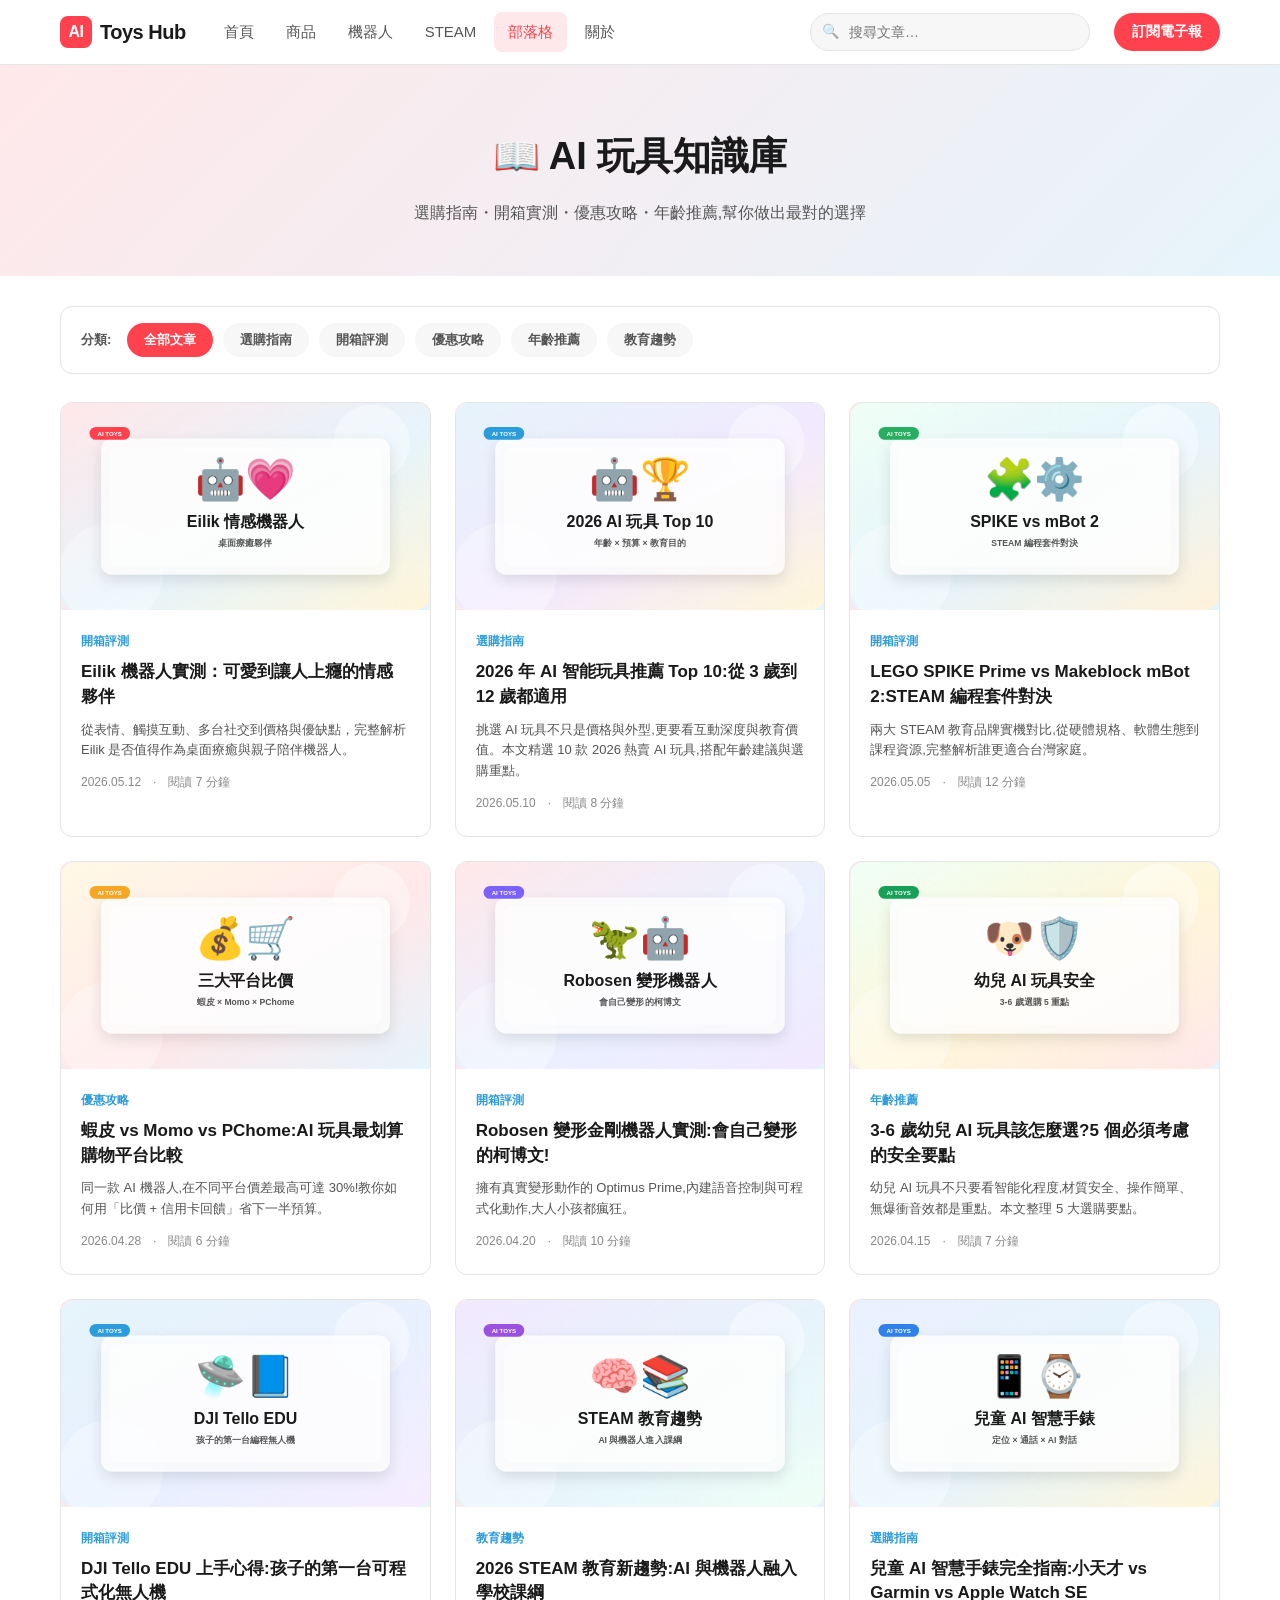
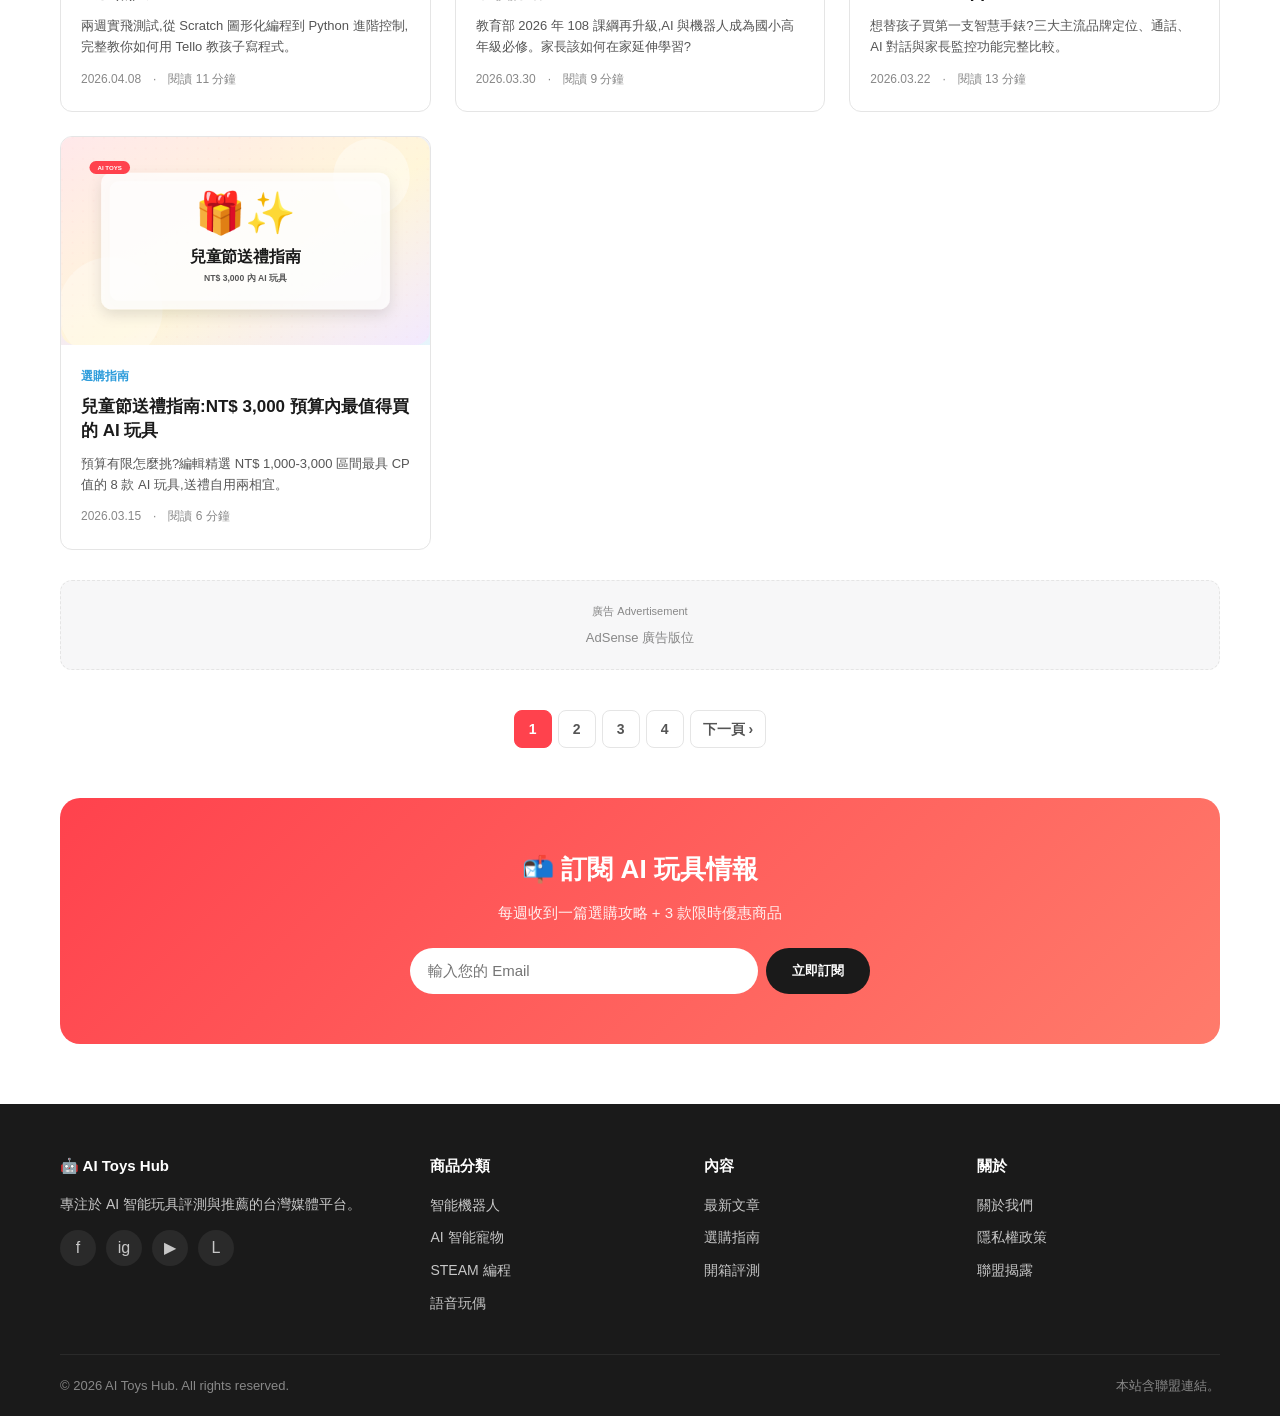
<file: blog.html>
<!DOCTYPE html>
<html lang="zh-Hant">
<head>
<meta charset="UTF-8">
<meta name="viewport" content="width=device-width, initial-scale=1.0">
<title>部落格 | AI Toys Hub - AI 玩具選購攻略・開箱評測</title>
<meta name="description" content="AI Toys Hub 部落格:提供 AI 智能玩具選購指南、開箱評測、優惠攻略與年齡推薦,幫助家長為孩子挑選最適合的 AI 玩具。">
<link rel="canonical" href="https://ai-toys-hub.vercel.app/blog.html">
<meta property="og:url" content="https://ai-toys-hub.vercel.app/blog.html">
<link rel="icon" href="data:image/svg+xml,<svg xmlns=%22http://www.w3.org/2000/svg%22 viewBox=%220 0 100 100%22><text y=%22.9em%22 font-size=%2290%22>🤖</text></svg>">
<link rel="stylesheet" href="assets/css/style.css">
</head>
<body>

<header class="site-header">
  <div class="container header-inner">
    <a href="index.html" class="logo"><span class="logo-mark">AI</span>Toys Hub</a>
    <nav class="main-nav" id="mainNav">
      <a href="index.html">首頁</a>
      <a href="products.html">商品</a>
      <a href="products.html?cat=robot">機器人</a>
      <a href="products.html?cat=steam">STEAM</a>
      <a href="blog.html" class="active">部落格</a>
      <a href="about.html">關於</a>
    </nav>
    <div class="search-box">
      <input type="search" placeholder="搜尋文章…" aria-label="搜尋">
    </div>
    <a href="#" class="header-cta">訂閱電子報</a>
    <button class="menu-toggle" id="menuToggle">☰</button>
  </div>
</header>

<section class="page-header">
  <div class="container">
    <h1>📖 AI 玩具知識庫</h1>
    <p>選購指南・開箱實測・優惠攻略・年齡推薦,幫你做出最對的選擇</p>
  </div>
</section>

<div class="container" style="padding-top:30px;">

  <!-- Filter Bar -->
  <div class="filter-bar">
    <span class="filter-label">分類:</span>
    <button class="filter-chip active">全部文章</button>
    <button class="filter-chip">選購指南</button>
    <button class="filter-chip">開箱評測</button>
    <button class="filter-chip">優惠攻略</button>
    <button class="filter-chip">年齡推薦</button>
    <button class="filter-chip">教育趨勢</button>
  </div>

  <div class="blog-grid">

    <article class="blog-card">
      <a href="eilik-robot-review.html" class="blog-thumb"><img src="assets/images/blog/eilik-robot-review.svg" alt="Eilik 情感機器人文章圖像" loading="lazy"></a>
      <div class="blog-body">
        <span class="blog-tag">開箱評測</span>
        <h3 class="blog-title"><a href="eilik-robot-review.html">Eilik 機器人實測：可愛到讓人上癮的情感夥伴</a></h3>
        <p class="blog-excerpt">從表情、觸摸互動、多台社交到價格與優缺點，完整解析 Eilik 是否值得作為桌面療癒與親子陪伴機器人。</p>
        <div class="blog-meta"><span>2026.05.12</span><span>·</span><span>閱讀 7 分鐘</span></div>
      </div>
    </article>

    <article class="blog-card">
      <a href="blog-post.html?id=1" class="blog-thumb"><img src="assets/images/blog/ai-toys-top10.svg" alt="2026 AI 智能玩具推薦 Top 10 文章圖像" loading="lazy"></a>
      <div class="blog-body">
        <span class="blog-tag">選購指南</span>
        <h3 class="blog-title"><a href="blog-post.html?id=1">2026 年 AI 智能玩具推薦 Top 10:從 3 歲到 12 歲都適用</a></h3>
        <p class="blog-excerpt">挑選 AI 玩具不只是價格與外型,更要看互動深度與教育價值。本文精選 10 款 2026 熱賣 AI 玩具,搭配年齡建議與選購重點。</p>
        <div class="blog-meta"><span>2026.05.10</span><span>·</span><span>閱讀 8 分鐘</span></div>
      </div>
    </article>

    <article class="blog-card">
      <a href="blog-post.html?id=2" class="blog-thumb"><img src="assets/images/blog/spike-vs-mbot2.svg" alt="LEGO SPIKE Prime vs Makeblock mBot 2 文章圖像" loading="lazy"></a>
      <div class="blog-body">
        <span class="blog-tag">開箱評測</span>
        <h3 class="blog-title"><a href="blog-post.html?id=2">LEGO SPIKE Prime vs Makeblock mBot 2:STEAM 編程套件對決</a></h3>
        <p class="blog-excerpt">兩大 STEAM 教育品牌實機對比,從硬體規格、軟體生態到課程資源,完整解析誰更適合台灣家庭。</p>
        <div class="blog-meta"><span>2026.05.05</span><span>·</span><span>閱讀 12 分鐘</span></div>
      </div>
    </article>

    <article class="blog-card">
      <a href="blog-post.html?id=3" class="blog-thumb"><img src="assets/images/blog/shopping-platforms.svg" alt="AI 玩具購物平台比較文章圖像" loading="lazy"></a>
      <div class="blog-body">
        <span class="blog-tag">優惠攻略</span>
        <h3 class="blog-title"><a href="blog-post.html?id=3">蝦皮 vs Momo vs PChome:AI 玩具最划算購物平台比較</a></h3>
        <p class="blog-excerpt">同一款 AI 機器人,在不同平台價差最高可達 30%!教你如何用「比價 + 信用卡回饋」省下一半預算。</p>
        <div class="blog-meta"><span>2026.04.28</span><span>·</span><span>閱讀 6 分鐘</span></div>
      </div>
    </article>

    <article class="blog-card">
      <a href="blog-post.html?id=4" class="blog-thumb"><img src="assets/images/blog/robosen-optimus.svg" alt="Robosen 變形機器人文章圖像" loading="lazy"></a>
      <div class="blog-body">
        <span class="blog-tag">開箱評測</span>
        <h3 class="blog-title"><a href="blog-post.html?id=4">Robosen 變形金剛機器人實測:會自己變形的柯博文!</a></h3>
        <p class="blog-excerpt">擁有真實變形動作的 Optimus Prime,內建語音控制與可程式化動作,大人小孩都瘋狂。</p>
        <div class="blog-meta"><span>2026.04.20</span><span>·</span><span>閱讀 10 分鐘</span></div>
      </div>
    </article>

    <article class="blog-card">
      <a href="blog-post.html?id=5" class="blog-thumb"><img src="assets/images/blog/preschool-safety.svg" alt="幼兒 AI 玩具安全選購文章圖像" loading="lazy"></a>
      <div class="blog-body">
        <span class="blog-tag">年齡推薦</span>
        <h3 class="blog-title"><a href="blog-post.html?id=5">3-6 歲幼兒 AI 玩具該怎麼選?5 個必須考慮的安全要點</a></h3>
        <p class="blog-excerpt">幼兒 AI 玩具不只要看智能化程度,材質安全、操作簡單、無爆衝音效都是重點。本文整理 5 大選購要點。</p>
        <div class="blog-meta"><span>2026.04.15</span><span>·</span><span>閱讀 7 分鐘</span></div>
      </div>
    </article>

    <article class="blog-card">
      <a href="blog-post.html?id=6" class="blog-thumb"><img src="assets/images/blog/tello-edu.svg" alt="DJI Tello EDU 文章圖像" loading="lazy"></a>
      <div class="blog-body">
        <span class="blog-tag">開箱評測</span>
        <h3 class="blog-title"><a href="blog-post.html?id=6">DJI Tello EDU 上手心得:孩子的第一台可程式化無人機</a></h3>
        <p class="blog-excerpt">兩週實飛測試,從 Scratch 圖形化編程到 Python 進階控制,完整教你如何用 Tello 教孩子寫程式。</p>
        <div class="blog-meta"><span>2026.04.08</span><span>·</span><span>閱讀 11 分鐘</span></div>
      </div>
    </article>

    <article class="blog-card">
      <a href="blog-post.html?id=7" class="blog-thumb"><img src="assets/images/blog/steam-trends.svg" alt="STEAM 教育趨勢文章圖像" loading="lazy"></a>
      <div class="blog-body">
        <span class="blog-tag">教育趨勢</span>
        <h3 class="blog-title"><a href="blog-post.html?id=7">2026 STEAM 教育新趨勢:AI 與機器人融入學校課綱</a></h3>
        <p class="blog-excerpt">教育部 2026 年 108 課綱再升級,AI 與機器人成為國小高年級必修。家長該如何在家延伸學習?</p>
        <div class="blog-meta"><span>2026.03.30</span><span>·</span><span>閱讀 9 分鐘</span></div>
      </div>
    </article>

    <article class="blog-card">
      <a href="blog-post.html?id=8" class="blog-thumb"><img src="assets/images/blog/kids-smartwatch.svg" alt="兒童 AI 智慧手錶文章圖像" loading="lazy"></a>
      <div class="blog-body">
        <span class="blog-tag">選購指南</span>
        <h3 class="blog-title"><a href="blog-post.html?id=8">兒童 AI 智慧手錶完全指南:小天才 vs Garmin vs Apple Watch SE</a></h3>
        <p class="blog-excerpt">想替孩子買第一支智慧手錶?三大主流品牌定位、通話、AI 對話與家長監控功能完整比較。</p>
        <div class="blog-meta"><span>2026.03.22</span><span>·</span><span>閱讀 13 分鐘</span></div>
      </div>
    </article>

    <article class="blog-card">
      <a href="blog-post.html?id=9" class="blog-thumb"><img src="assets/images/blog/gift-guide.svg" alt="兒童節 AI 玩具送禮指南文章圖像" loading="lazy"></a>
      <div class="blog-body">
        <span class="blog-tag">選購指南</span>
        <h3 class="blog-title"><a href="blog-post.html?id=9">兒童節送禮指南:NT$ 3,000 預算內最值得買的 AI 玩具</a></h3>
        <p class="blog-excerpt">預算有限怎麼挑?編輯精選 NT$ 1,000-3,000 區間最具 CP 值的 8 款 AI 玩具,送禮自用兩相宜。</p>
        <div class="blog-meta"><span>2026.03.15</span><span>·</span><span>閱讀 6 分鐘</span></div>
      </div>
    </article>

  </div>

  <!-- AdSense -->
  <div class="ad-slot">
    AdSense 廣告版位
  </div>

  <!-- Pagination -->
  <div class="pagination">
    <span class="current">1</span>
    <a href="#">2</a>
    <a href="#">3</a>
    <a href="#">4</a>
    <a href="#">下一頁 ›</a>
  </div>

  <section class="newsletter">
    <h2>📬 訂閱 AI 玩具情報</h2>
    <p>每週收到一篇選購攻略 + 3 款限時優惠商品</p>
    <form class="newsletter-form" onsubmit="event.preventDefault(); alert('感謝訂閱!');">
      <input type="email" placeholder="輸入您的 Email" required>
      <button type="submit">立即訂閱</button>
    </form>
  </section>

</div>

<footer class="site-footer">
  <div class="container">
    <div class="footer-grid">
      <div class="footer-col footer-about">
        <h4>🤖 AI Toys Hub</h4>
        <p>專注於 AI 智能玩具評測與推薦的台灣媒體平台。</p>
        <div class="footer-social"><a href="#">f</a><a href="#">ig</a><a href="#">▶</a><a href="#">L</a></div>
      </div>
      <div class="footer-col">
        <h4>商品分類</h4>
        <ul>
          <li><a href="products.html?cat=robot">智能機器人</a></li>
          <li><a href="products.html?cat=pet">AI 智能寵物</a></li>
          <li><a href="products.html?cat=steam">STEAM 編程</a></li>
          <li><a href="products.html?cat=plush">語音玩偶</a></li>
        </ul>
      </div>
      <div class="footer-col">
        <h4>內容</h4>
        <ul>
          <li><a href="blog.html">最新文章</a></li>
          <li><a href="blog.html?cat=guide">選購指南</a></li>
          <li><a href="blog.html?cat=review">開箱評測</a></li>
        </ul>
      </div>
      <div class="footer-col">
        <h4>關於</h4>
        <ul>
          <li><a href="about.html">關於我們</a></li>
          <li><a href="privacy.html">隱私權政策</a></li>
          <li><a href="privacy.html#affiliate">聯盟揭露</a></li>
        </ul>
      </div>
    </div>
    <div class="footer-bottom">
      <div>© 2026 AI Toys Hub. All rights reserved.</div>
      <div>本站含聯盟連結。</div>
    </div>
  </div>
</footer>

<script src="assets/js/script.js"></script>
</body>
</html>
</file>
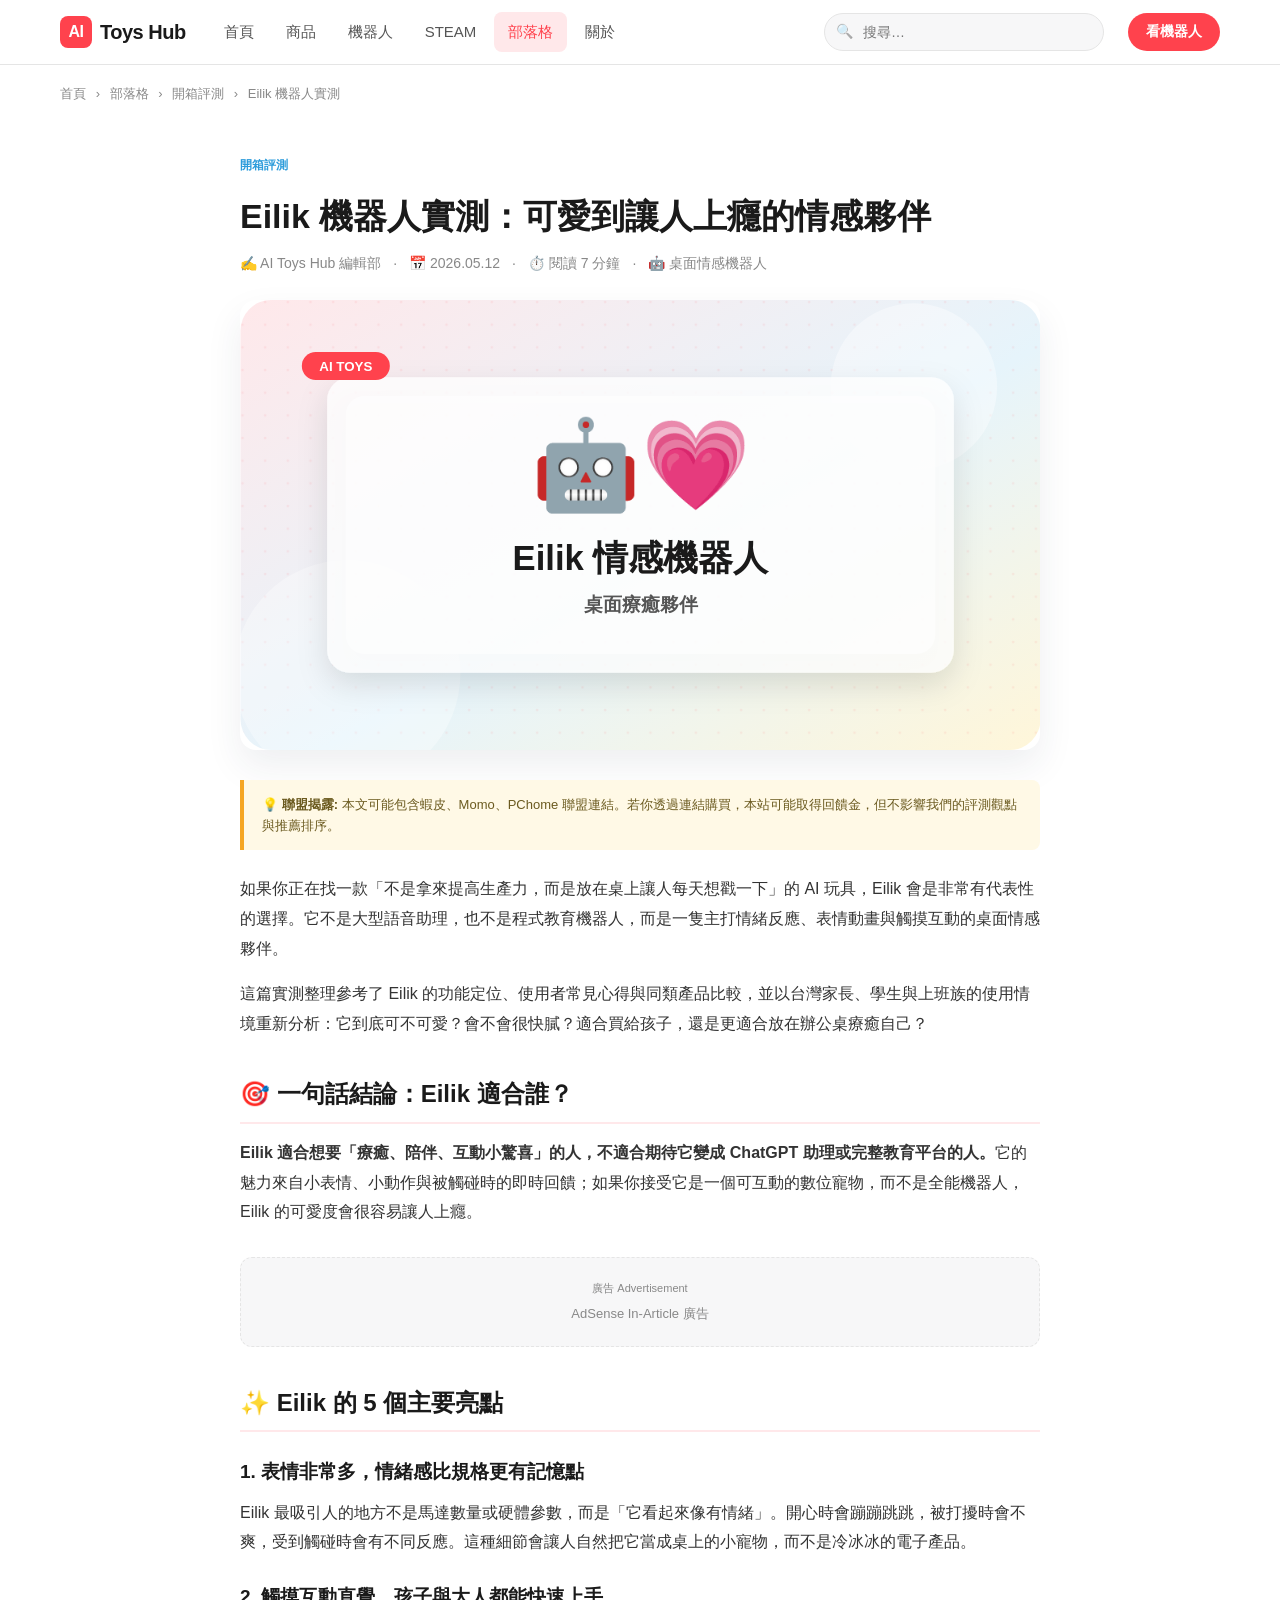
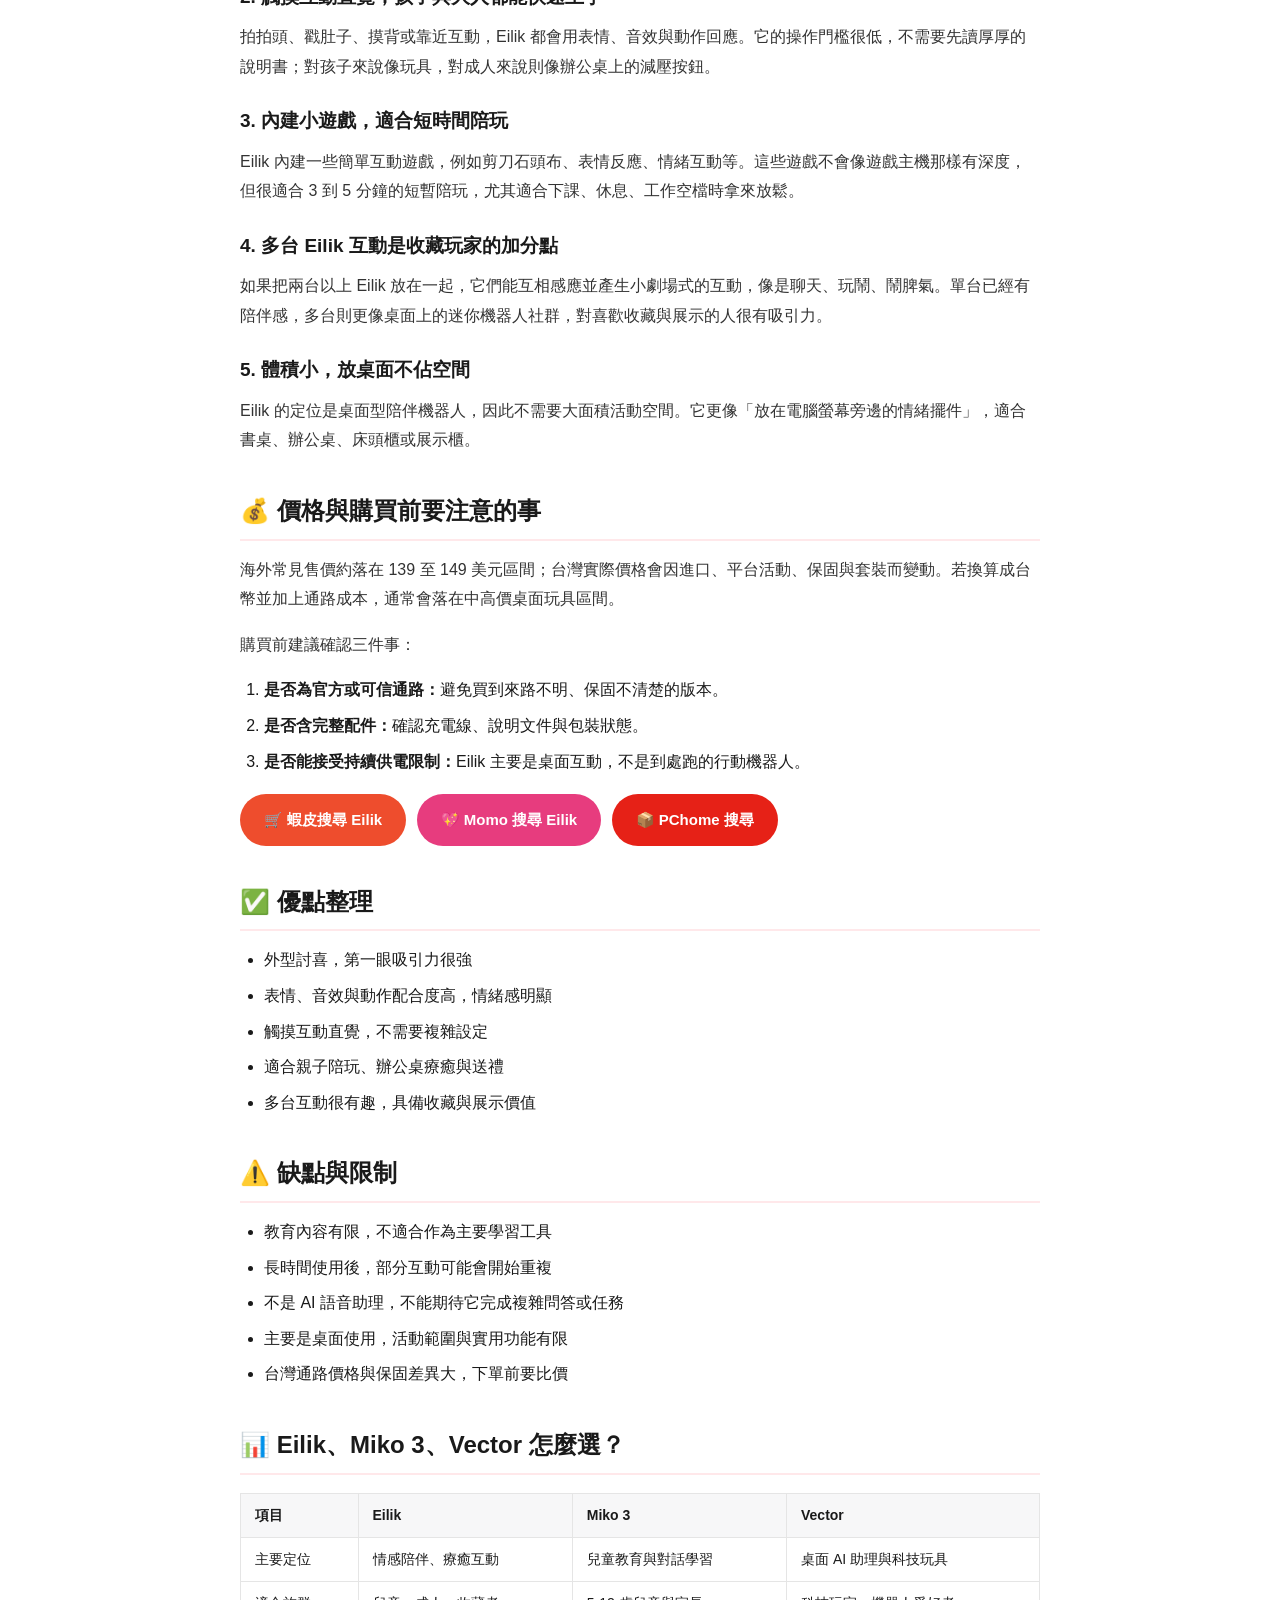
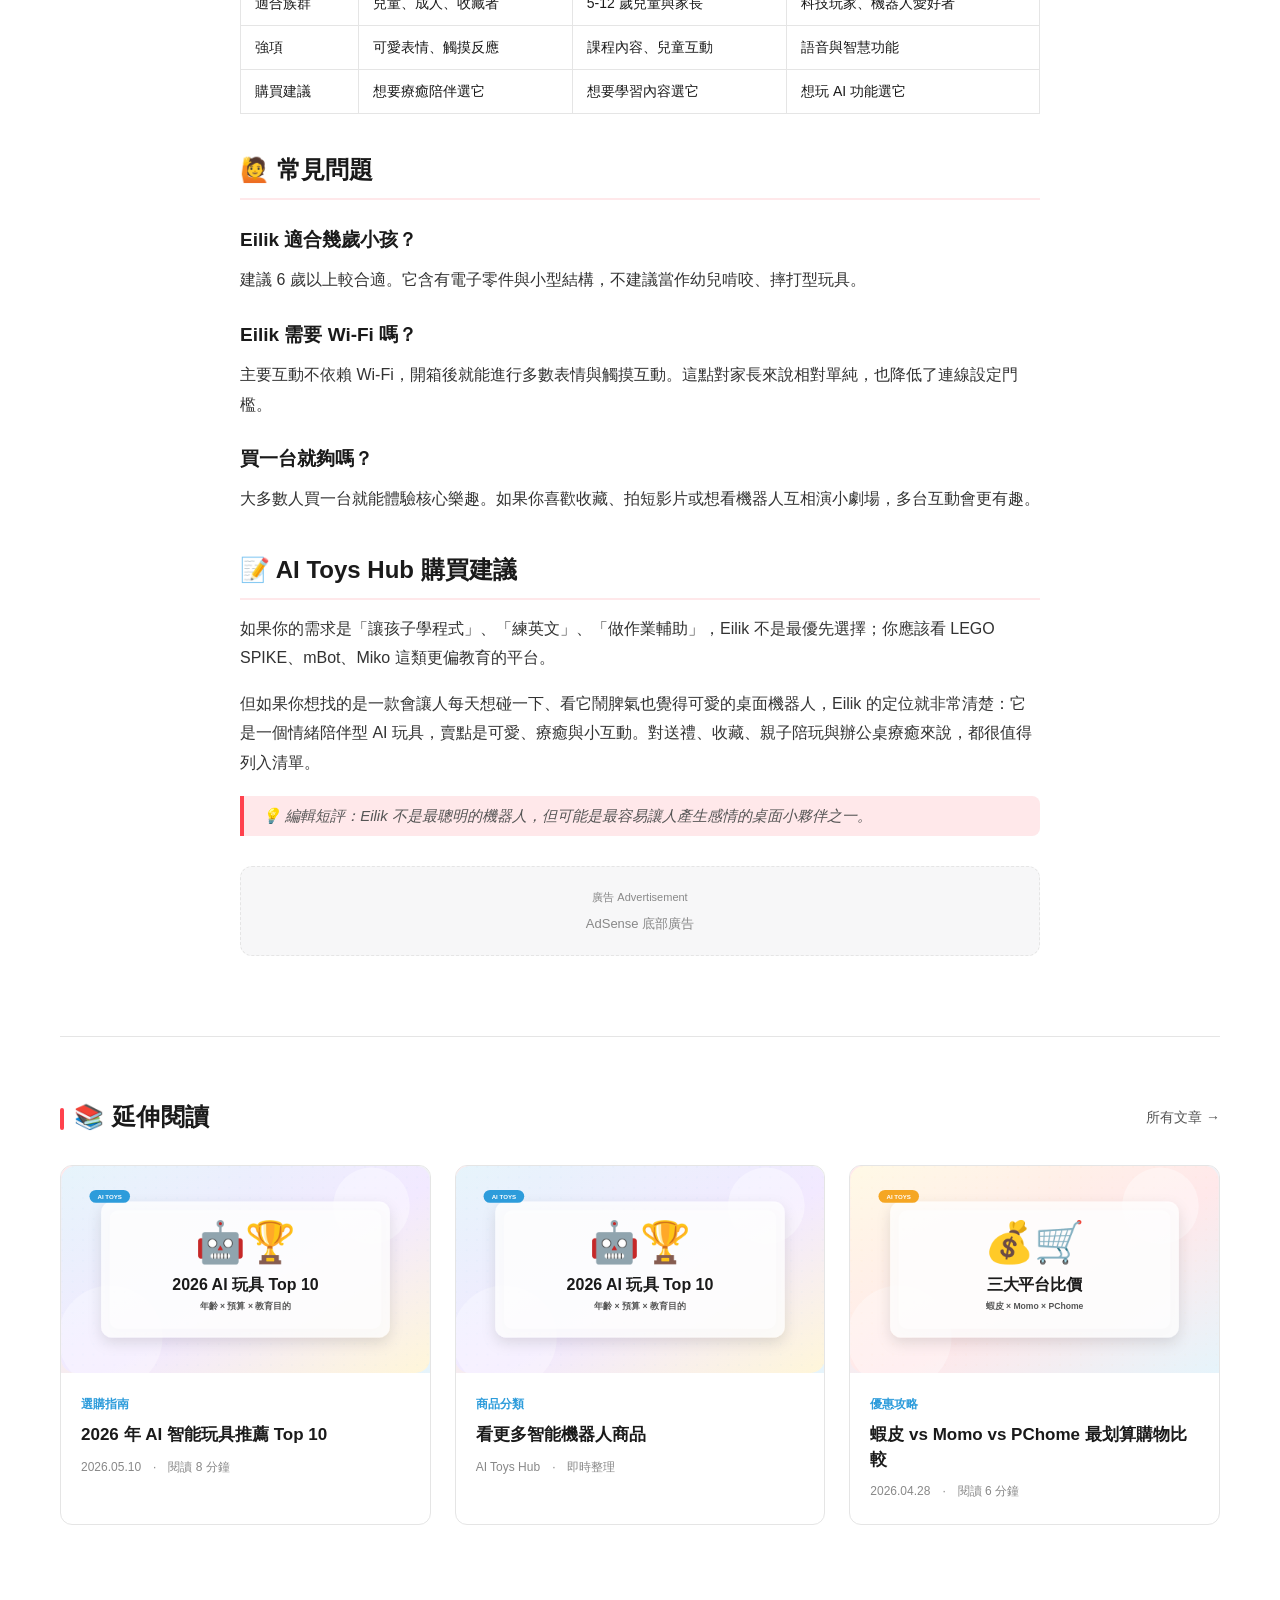
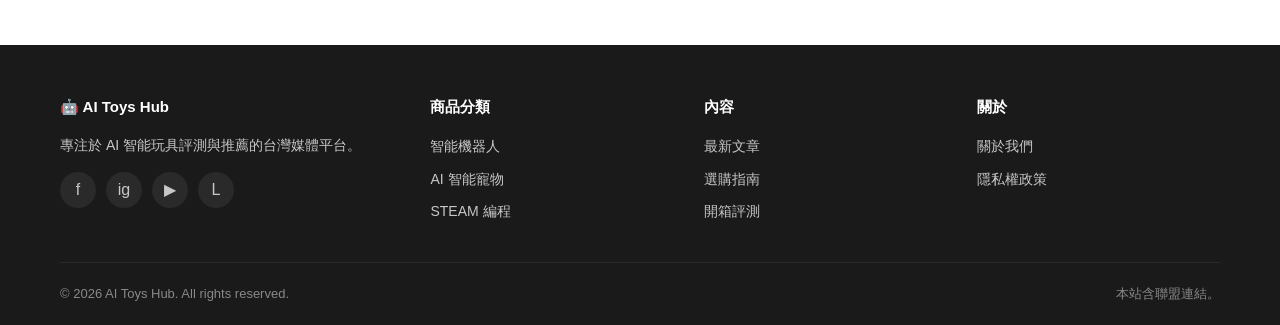
<file: eilik-robot-review.html>
<!DOCTYPE html>
<html lang="zh-Hant">
<head>
<meta charset="UTF-8">
<meta name="viewport" content="width=device-width, initial-scale=1.0">
<title>Eilik 機器人實測：可愛到讓人上癮的情感夥伴 | AI Toys Hub</title>
<meta name="description" content="Eilik 機器人實測評測：整理外型、情緒互動、觸摸感應、多台互動、價格、優缺點與適合族群，幫你判斷這款桌面情感機器人值不值得買。">
<meta name="keywords" content="Eilik 機器人,Eilik 評測,AI 情感機器人,桌面機器人,AI 玩具,陪伴機器人">
<meta name="author" content="AI Toys Hub 編輯部">
<meta property="og:title" content="Eilik 機器人實測：可愛到讓人上癮的情感夥伴">
<meta property="og:description" content="從情緒表情、觸摸互動、迷你遊戲到多台社交互動，完整分析 Eilik 的優缺點與購買建議。">
<meta property="og:type" content="article">
<meta property="og:image" content="https://ai-toys-hub.vercel.app/assets/images/blog/eilik-robot-review.svg">
<meta property="og:locale" content="zh_TW">
<link rel="canonical" href="https://ai-toys-hub.vercel.app/eilik-robot-review.html">
<meta property="og:url" content="https://ai-toys-hub.vercel.app/eilik-robot-review.html">
<link rel="icon" href="data:image/svg+xml,<svg xmlns=%22http://www.w3.org/2000/svg%22 viewBox=%220 0 100 100%22><text y=%22.9em%22 font-size=%2290%22>🤖</text></svg>">
<link rel="stylesheet" href="assets/css/style.css">

<script type="application/ld+json">
{
  "@context": "https://schema.org",
  "@type": "Article",
  "headline": "Eilik 機器人實測：可愛到讓人上癮的情感夥伴",
  "description": "Eilik 機器人實測評測：整理外型、情緒互動、觸摸感應、多台互動、價格、優缺點與適合族群。",
  "datePublished": "2026-05-12",
  "dateModified": "2026-05-12",
  "author": { "@type": "Organization", "name": "AI Toys Hub 編輯部" },
  "publisher": {
    "@type": "Organization",
    "name": "AI Toys Hub",
    "logo": { "@type": "ImageObject", "url": "https://ai-toys-hub.vercel.app/logo.png" }
  },
  "mainEntityOfPage": "https://ai-toys-hub.vercel.app/eilik-robot-review.html"
}
</script>
</head>
<body>

<header class="site-header">
  <div class="container header-inner">
    <a href="index.html" class="logo"><span class="logo-mark">AI</span>Toys Hub</a>
    <nav class="main-nav" id="mainNav">
      <a href="index.html">首頁</a>
      <a href="products.html">商品</a>
      <a href="products.html?cat=robot">機器人</a>
      <a href="products.html?cat=steam">STEAM</a>
      <a href="blog.html" class="active">部落格</a>
      <a href="about.html">關於</a>
    </nav>
    <div class="search-box">
      <input type="search" placeholder="搜尋…" aria-label="搜尋">
    </div>
    <a href="products.html?cat=robot" class="header-cta">看機器人</a>
    <button class="menu-toggle" id="menuToggle">☰</button>
  </div>
</header>

<div class="container">

  <div class="breadcrumb">
    <a href="index.html">首頁</a> <span>›</span>
    <a href="blog.html">部落格</a> <span>›</span>
    <a href="blog.html?cat=review">開箱評測</a> <span>›</span>
    Eilik 機器人實測
  </div>

  <article class="post-content" style="padding:30px 0 50px;">

    <span class="blog-tag">開箱評測</span>
    <h1 style="font-size:34px; font-weight:800; line-height:1.3; margin:10px 0 14px;">
      Eilik 機器人實測：可愛到讓人上癮的情感夥伴
    </h1>

    <div class="blog-meta" style="margin-bottom:24px; font-size:14px;">
      <span>✍️ AI Toys Hub 編輯部</span>
      <span>·</span>
      <span>📅 2026.05.12</span>
      <span>·</span>
      <span>⏱️ 閱讀 7 分鐘</span>
      <span>·</span>
      <span>🤖 桌面情感機器人</span>
    </div>

    <figure class="post-hero-image"><img src="assets/images/blog/eilik-robot-review.svg" alt="Eilik 情感機器人文章主圖"></figure>

    <div class="disclosure">
      💡 <strong>聯盟揭露:</strong> 本文可能包含蝦皮、Momo、PChome 聯盟連結。若你透過連結購買，本站可能取得回饋金，但不影響我們的評測觀點與推薦排序。
    </div>

    <p>如果你正在找一款「不是拿來提高生產力，而是放在桌上讓人每天想戳一下」的 AI 玩具，Eilik 會是非常有代表性的選擇。它不是大型語音助理，也不是程式教育機器人，而是一隻主打情緒反應、表情動畫與觸摸互動的桌面情感夥伴。</p>

    <p>這篇實測整理參考了 Eilik 的功能定位、使用者常見心得與同類產品比較，並以台灣家長、學生與上班族的使用情境重新分析：它到底可不可愛？會不會很快膩？適合買給孩子，還是更適合放在辦公桌療癒自己？</p>

    <h2>🎯 一句話結論：Eilik 適合誰？</h2>
    <p><strong>Eilik 適合想要「療癒、陪伴、互動小驚喜」的人，不適合期待它變成 ChatGPT 助理或完整教育平台的人。</strong>它的魅力來自小表情、小動作與被觸碰時的即時回饋；如果你接受它是一個可互動的數位寵物，而不是全能機器人，Eilik 的可愛度會很容易讓人上癮。</p>

    <div class="ad-slot">AdSense In-Article 廣告</div>

    <h2>✨ Eilik 的 5 個主要亮點</h2>

    <h3>1. 表情非常多，情緒感比規格更有記憶點</h3>
    <p>Eilik 最吸引人的地方不是馬達數量或硬體參數，而是「它看起來像有情緒」。開心時會蹦蹦跳跳，被打擾時會不爽，受到觸碰時會有不同反應。這種細節會讓人自然把它當成桌上的小寵物，而不是冷冰冰的電子產品。</p>

    <h3>2. 觸摸互動直覺，孩子與大人都能快速上手</h3>
    <p>拍拍頭、戳肚子、摸背或靠近互動，Eilik 都會用表情、音效與動作回應。它的操作門檻很低，不需要先讀厚厚的說明書；對孩子來說像玩具，對成人來說則像辦公桌上的減壓按鈕。</p>

    <h3>3. 內建小遊戲，適合短時間陪玩</h3>
    <p>Eilik 內建一些簡單互動遊戲，例如剪刀石頭布、表情反應、情緒互動等。這些遊戲不會像遊戲主機那樣有深度，但很適合 3 到 5 分鐘的短暫陪玩，尤其適合下課、休息、工作空檔時拿來放鬆。</p>

    <h3>4. 多台 Eilik 互動是收藏玩家的加分點</h3>
    <p>如果把兩台以上 Eilik 放在一起，它們能互相感應並產生小劇場式的互動，像是聊天、玩鬧、鬧脾氣。單台已經有陪伴感，多台則更像桌面上的迷你機器人社群，對喜歡收藏與展示的人很有吸引力。</p>

    <h3>5. 體積小，放桌面不佔空間</h3>
    <p>Eilik 的定位是桌面型陪伴機器人，因此不需要大面積活動空間。它更像「放在電腦螢幕旁邊的情緒擺件」，適合書桌、辦公桌、床頭櫃或展示櫃。</p>

    <h2>💰 價格與購買前要注意的事</h2>
    <p>海外常見售價約落在 139 至 149 美元區間；台灣實際價格會因進口、平台活動、保固與套裝而變動。若換算成台幣並加上通路成本，通常會落在中高價桌面玩具區間。</p>

    <p>購買前建議確認三件事：</p>
    <ol>
      <li><strong>是否為官方或可信通路：</strong>避免買到來路不明、保固不清楚的版本。</li>
      <li><strong>是否含完整配件：</strong>確認充電線、說明文件與包裝狀態。</li>
      <li><strong>是否能接受持續供電限制：</strong>Eilik 主要是桌面互動，不是到處跑的行動機器人。</li>
    </ol>

    <p>
      <a href="https://shopee.tw/search?keyword=Eilik%20%E6%A9%9F%E5%99%A8%E4%BA%BA" target="_blank" rel="nofollow sponsored" class="btn btn-shopee" style="margin-right:6px;">🛒 蝦皮搜尋 Eilik</a>
      <a href="https://www.momoshop.com.tw/search/searchShop.jsp?keyword=Eilik" target="_blank" rel="nofollow sponsored" class="btn btn-momo" style="margin-right:6px;">💖 Momo 搜尋 Eilik</a>
      <a href="https://ecshweb.pchome.com.tw/search/v3.3/?q=Eilik" target="_blank" rel="nofollow sponsored" class="btn btn-pchome">📦 PChome 搜尋</a>
    </p>

    <h2>✅ 優點整理</h2>
    <ul>
      <li>外型討喜，第一眼吸引力很強</li>
      <li>表情、音效與動作配合度高，情緒感明顯</li>
      <li>觸摸互動直覺，不需要複雜設定</li>
      <li>適合親子陪玩、辦公桌療癒與送禮</li>
      <li>多台互動很有趣，具備收藏與展示價值</li>
    </ul>

    <h2>⚠️ 缺點與限制</h2>
    <ul>
      <li>教育內容有限，不適合作為主要學習工具</li>
      <li>長時間使用後，部分互動可能會開始重複</li>
      <li>不是 AI 語音助理，不能期待它完成複雜問答或任務</li>
      <li>主要是桌面使用，活動範圍與實用功能有限</li>
      <li>台灣通路價格與保固差異大，下單前要比價</li>
    </ul>

    <h2>📊 Eilik、Miko 3、Vector 怎麼選？</h2>
    <table>
      <tr>
        <th>項目</th>
        <th>Eilik</th>
        <th>Miko 3</th>
        <th>Vector</th>
      </tr>
      <tr>
        <td>主要定位</td>
        <td>情感陪伴、療癒互動</td>
        <td>兒童教育與對話學習</td>
        <td>桌面 AI 助理與科技玩具</td>
      </tr>
      <tr>
        <td>適合族群</td>
        <td>兒童、成人、收藏者</td>
        <td>5-12 歲兒童與家長</td>
        <td>科技玩家、機器人愛好者</td>
      </tr>
      <tr>
        <td>強項</td>
        <td>可愛表情、觸摸反應</td>
        <td>課程內容、兒童互動</td>
        <td>語音與智慧功能</td>
      </tr>
      <tr>
        <td>購買建議</td>
        <td>想要療癒陪伴選它</td>
        <td>想要學習內容選它</td>
        <td>想玩 AI 功能選它</td>
      </tr>
    </table>

    <h2>🙋 常見問題</h2>

    <h3>Eilik 適合幾歲小孩？</h3>
    <p>建議 6 歲以上較合適。它含有電子零件與小型結構，不建議當作幼兒啃咬、摔打型玩具。</p>

    <h3>Eilik 需要 Wi-Fi 嗎？</h3>
    <p>主要互動不依賴 Wi-Fi，開箱後就能進行多數表情與觸摸互動。這點對家長來說相對單純，也降低了連線設定門檻。</p>

    <h3>買一台就夠嗎？</h3>
    <p>大多數人買一台就能體驗核心樂趣。如果你喜歡收藏、拍短影片或想看機器人互相演小劇場，多台互動會更有趣。</p>

    <h2>📝 AI Toys Hub 購買建議</h2>
    <p>如果你的需求是「讓孩子學程式」、「練英文」、「做作業輔助」，Eilik 不是最優先選擇；你應該看 LEGO SPIKE、mBot、Miko 這類更偏教育的平台。</p>

    <p>但如果你想找的是一款會讓人每天想碰一下、看它鬧脾氣也覺得可愛的桌面機器人，Eilik 的定位就非常清楚：它是一個情緒陪伴型 AI 玩具，賣點是可愛、療癒與小互動。對送禮、收藏、親子陪玩與辦公桌療癒來說，都很值得列入清單。</p>

    <blockquote>
      💡 編輯短評：Eilik 不是最聰明的機器人，但可能是最容易讓人產生感情的桌面小夥伴之一。
    </blockquote>

    <div class="ad-slot">AdSense 底部廣告</div>

  </article>

  <section class="section" style="border-top:1px solid var(--border);">
    <div class="section-title">
      <h2>📚 延伸閱讀</h2>
      <a href="blog.html">所有文章 →</a>
    </div>
    <div class="blog-grid">
      <article class="blog-card">
        <a href="blog-post.html?id=1" class="blog-thumb"><img src="assets/images/blog/ai-toys-top10.svg" alt="2026 AI 智能玩具推薦 Top 10 文章圖像" loading="lazy"></a>
        <div class="blog-body">
          <span class="blog-tag">選購指南</span>
          <h3 class="blog-title"><a href="blog-post.html?id=1">2026 年 AI 智能玩具推薦 Top 10</a></h3>
          <div class="blog-meta"><span>2026.05.10</span><span>·</span><span>閱讀 8 分鐘</span></div>
        </div>
      </article>
      <article class="blog-card">
        <a href="products.html?cat=robot" class="blog-thumb"><img src="assets/images/blog/ai-toys-top10.svg" alt="智能機器人商品分類圖像" loading="lazy"></a>
        <div class="blog-body">
          <span class="blog-tag">商品分類</span>
          <h3 class="blog-title"><a href="products.html?cat=robot">看更多智能機器人商品</a></h3>
          <div class="blog-meta"><span>AI Toys Hub</span><span>·</span><span>即時整理</span></div>
        </div>
      </article>
      <article class="blog-card">
        <a href="blog-post.html?id=3" class="blog-thumb"><img src="assets/images/blog/shopping-platforms.svg" alt="AI 玩具購物平台比較文章圖像" loading="lazy"></a>
        <div class="blog-body">
          <span class="blog-tag">優惠攻略</span>
          <h3 class="blog-title"><a href="blog-post.html?id=3">蝦皮 vs Momo vs PChome 最划算購物比較</a></h3>
          <div class="blog-meta"><span>2026.04.28</span><span>·</span><span>閱讀 6 分鐘</span></div>
        </div>
      </article>
    </div>
  </section>

</div>

<footer class="site-footer">
  <div class="container">
    <div class="footer-grid">
      <div class="footer-col footer-about">
        <h4>🤖 AI Toys Hub</h4>
        <p>專注於 AI 智能玩具評測與推薦的台灣媒體平台。</p>
        <div class="footer-social"><a href="#">f</a><a href="#">ig</a><a href="#">▶</a><a href="#">L</a></div>
      </div>
      <div class="footer-col">
        <h4>商品分類</h4>
        <ul>
          <li><a href="products.html?cat=robot">智能機器人</a></li>
          <li><a href="products.html?cat=pet">AI 智能寵物</a></li>
          <li><a href="products.html?cat=steam">STEAM 編程</a></li>
        </ul>
      </div>
      <div class="footer-col">
        <h4>內容</h4>
        <ul>
          <li><a href="blog.html">最新文章</a></li>
          <li><a href="blog.html?cat=guide">選購指南</a></li>
          <li><a href="blog.html?cat=review">開箱評測</a></li>
        </ul>
      </div>
      <div class="footer-col">
        <h4>關於</h4>
        <ul>
          <li><a href="about.html">關於我們</a></li>
          <li><a href="privacy.html">隱私權政策</a></li>
        </ul>
      </div>
    </div>
    <div class="footer-bottom">
      <div>© 2026 AI Toys Hub. All rights reserved.</div>
      <div>本站含聯盟連結。</div>
    </div>
  </div>
</footer>

<script src="assets/js/script.js"></script>
</body>
</html>
</file>
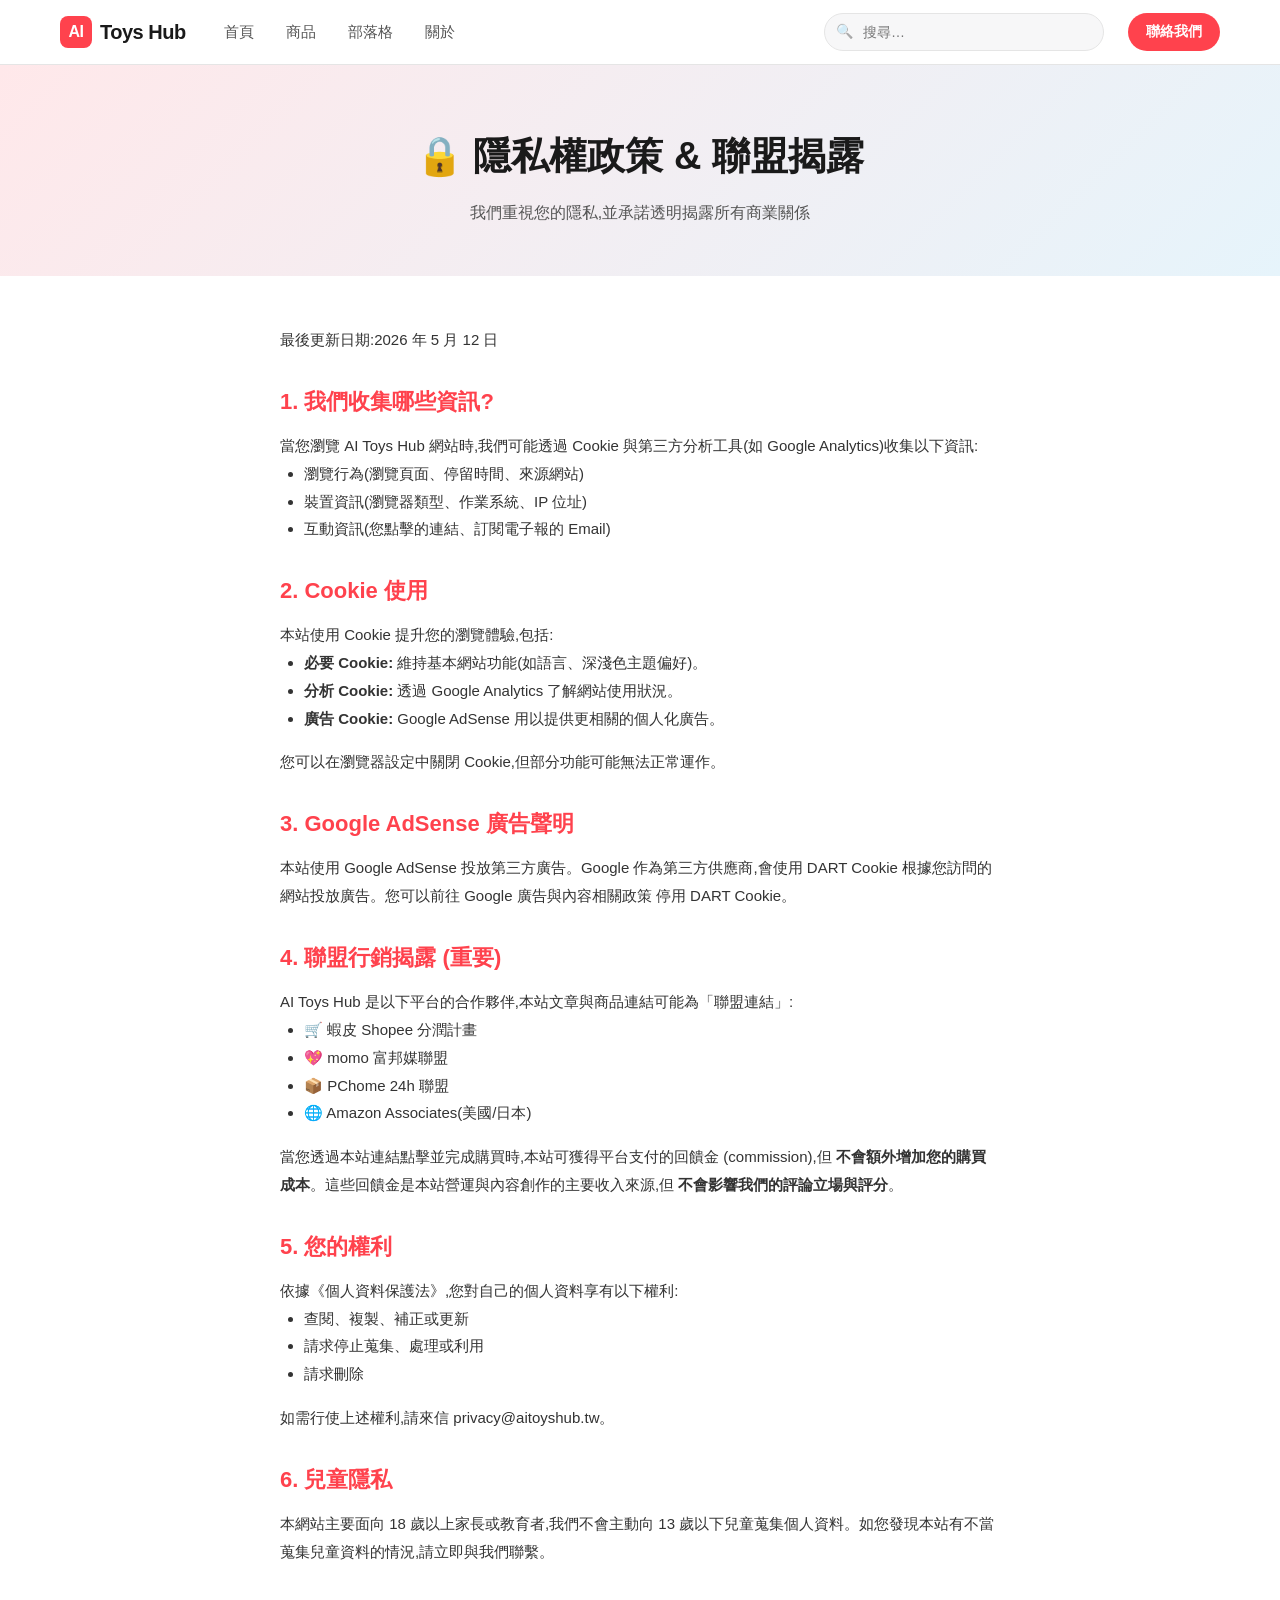
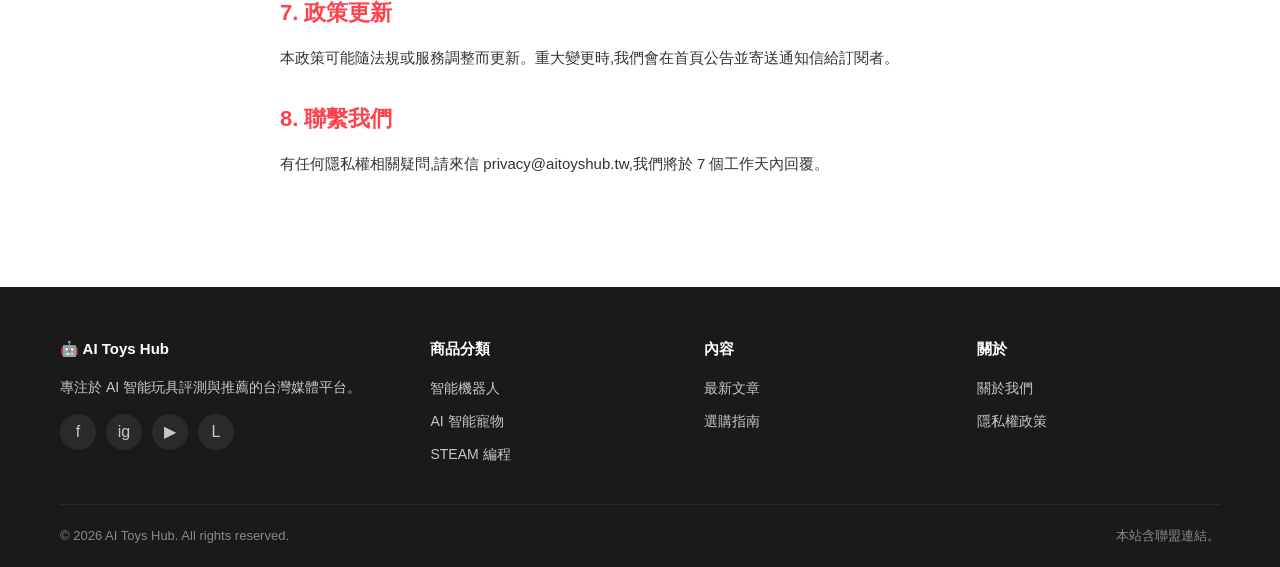
<file: privacy.html>
<!DOCTYPE html>
<html lang="zh-Hant">
<head>
<meta charset="UTF-8">
<meta name="viewport" content="width=device-width, initial-scale=1.0">
<title>隱私權政策 & 聯盟揭露 | AI Toys Hub</title>
<meta name="description" content="AI Toys Hub 隱私權政策、Cookie 使用聲明、Google AdSense 與聯盟行銷揭露。">
<link rel="canonical" href="https://ai-toys-hub.vercel.app/privacy.html">
<meta property="og:url" content="https://ai-toys-hub.vercel.app/privacy.html">
<link rel="icon" href="data:image/svg+xml,<svg xmlns=%22http://www.w3.org/2000/svg%22 viewBox=%220 0 100 100%22><text y=%22.9em%22 font-size=%2290%22>🤖</text></svg>">
<link rel="stylesheet" href="assets/css/style.css">
</head>
<body>

<header class="site-header">
  <div class="container header-inner">
    <a href="index.html" class="logo"><span class="logo-mark">AI</span>Toys Hub</a>
    <nav class="main-nav" id="mainNav">
      <a href="index.html">首頁</a>
      <a href="products.html">商品</a>
      <a href="blog.html">部落格</a>
      <a href="about.html">關於</a>
    </nav>
    <div class="search-box">
      <input type="search" placeholder="搜尋…" aria-label="搜尋">
    </div>
    <a href="about.html#contact" class="header-cta">聯絡我們</a>
    <button class="menu-toggle" id="menuToggle">☰</button>
  </div>
</header>

<section class="page-header">
  <div class="container">
    <h1>🔒 隱私權政策 & 聯盟揭露</h1>
    <p>我們重視您的隱私,並承諾透明揭露所有商業關係</p>
  </div>
</section>

<div class="text-page">

  <p>最後更新日期:2026 年 5 月 12 日</p>

  <h2>1. 我們收集哪些資訊?</h2>
  <p>當您瀏覽 AI Toys Hub 網站時,我們可能透過 Cookie 與第三方分析工具(如 Google Analytics)收集以下資訊:</p>
  <ul>
    <li>瀏覽行為(瀏覽頁面、停留時間、來源網站)</li>
    <li>裝置資訊(瀏覽器類型、作業系統、IP 位址)</li>
    <li>互動資訊(您點擊的連結、訂閱電子報的 Email)</li>
  </ul>

  <h2>2. Cookie 使用</h2>
  <p>本站使用 Cookie 提升您的瀏覽體驗,包括:</p>
  <ul>
    <li><strong>必要 Cookie:</strong> 維持基本網站功能(如語言、深淺色主題偏好)。</li>
    <li><strong>分析 Cookie:</strong> 透過 Google Analytics 了解網站使用狀況。</li>
    <li><strong>廣告 Cookie:</strong> Google AdSense 用以提供更相關的個人化廣告。</li>
  </ul>
  <p>您可以在瀏覽器設定中關閉 Cookie,但部分功能可能無法正常運作。</p>

  <h2>3. Google AdSense 廣告聲明</h2>
  <p>本站使用 Google AdSense 投放第三方廣告。Google 作為第三方供應商,會使用 DART Cookie 根據您訪問的網站投放廣告。您可以前往 <a href="https://www.google.com/policies/technologies/ads/" target="_blank" rel="noopener">Google 廣告與內容相關政策</a> 停用 DART Cookie。</p>

  <h2 id="affiliate">4. 聯盟行銷揭露 (重要)</h2>
  <p>AI Toys Hub 是以下平台的合作夥伴,本站文章與商品連結可能為「聯盟連結」:</p>
  <ul>
    <li>🛒 蝦皮 Shopee 分潤計畫</li>
    <li>💖 momo 富邦媒聯盟</li>
    <li>📦 PChome 24h 聯盟</li>
    <li>🌐 Amazon Associates(美國/日本)</li>
  </ul>
  <p>當您透過本站連結點擊並完成購買時,本站可獲得平台支付的回饋金 (commission),但 <strong>不會額外增加您的購買成本</strong>。這些回饋金是本站營運與內容創作的主要收入來源,但 <strong>不會影響我們的評論立場與評分</strong>。</p>

  <h2>5. 您的權利</h2>
  <p>依據《個人資料保護法》,您對自己的個人資料享有以下權利:</p>
  <ul>
    <li>查閱、複製、補正或更新</li>
    <li>請求停止蒐集、處理或利用</li>
    <li>請求刪除</li>
  </ul>
  <p>如需行使上述權利,請來信 <a href="mailto:privacy@aitoyshub.tw">privacy@aitoyshub.tw</a>。</p>

  <h2>6. 兒童隱私</h2>
  <p>本網站主要面向 18 歲以上家長或教育者,我們不會主動向 13 歲以下兒童蒐集個人資料。如您發現本站有不當蒐集兒童資料的情況,請立即與我們聯繫。</p>

  <h2>7. 政策更新</h2>
  <p>本政策可能隨法規或服務調整而更新。重大變更時,我們會在首頁公告並寄送通知信給訂閱者。</p>

  <h2>8. 聯繫我們</h2>
  <p>有任何隱私權相關疑問,請來信 <a href="mailto:privacy@aitoyshub.tw">privacy@aitoyshub.tw</a>,我們將於 7 個工作天內回覆。</p>

</div>

<footer class="site-footer">
  <div class="container">
    <div class="footer-grid">
      <div class="footer-col footer-about">
        <h4>🤖 AI Toys Hub</h4>
        <p>專注於 AI 智能玩具評測與推薦的台灣媒體平台。</p>
        <div class="footer-social"><a href="#">f</a><a href="#">ig</a><a href="#">▶</a><a href="#">L</a></div>
      </div>
      <div class="footer-col">
        <h4>商品分類</h4>
        <ul>
          <li><a href="products.html?cat=robot">智能機器人</a></li>
          <li><a href="products.html?cat=pet">AI 智能寵物</a></li>
          <li><a href="products.html?cat=steam">STEAM 編程</a></li>
        </ul>
      </div>
      <div class="footer-col">
        <h4>內容</h4>
        <ul>
          <li><a href="blog.html">最新文章</a></li>
          <li><a href="blog.html?cat=guide">選購指南</a></li>
        </ul>
      </div>
      <div class="footer-col">
        <h4>關於</h4>
        <ul>
          <li><a href="about.html">關於我們</a></li>
          <li><a href="privacy.html">隱私權政策</a></li>
        </ul>
      </div>
    </div>
    <div class="footer-bottom">
      <div>© 2026 AI Toys Hub. All rights reserved.</div>
      <div>本站含聯盟連結。</div>
    </div>
  </div>
</footer>

<script src="assets/js/script.js"></script>
</body>
</html>
</file>
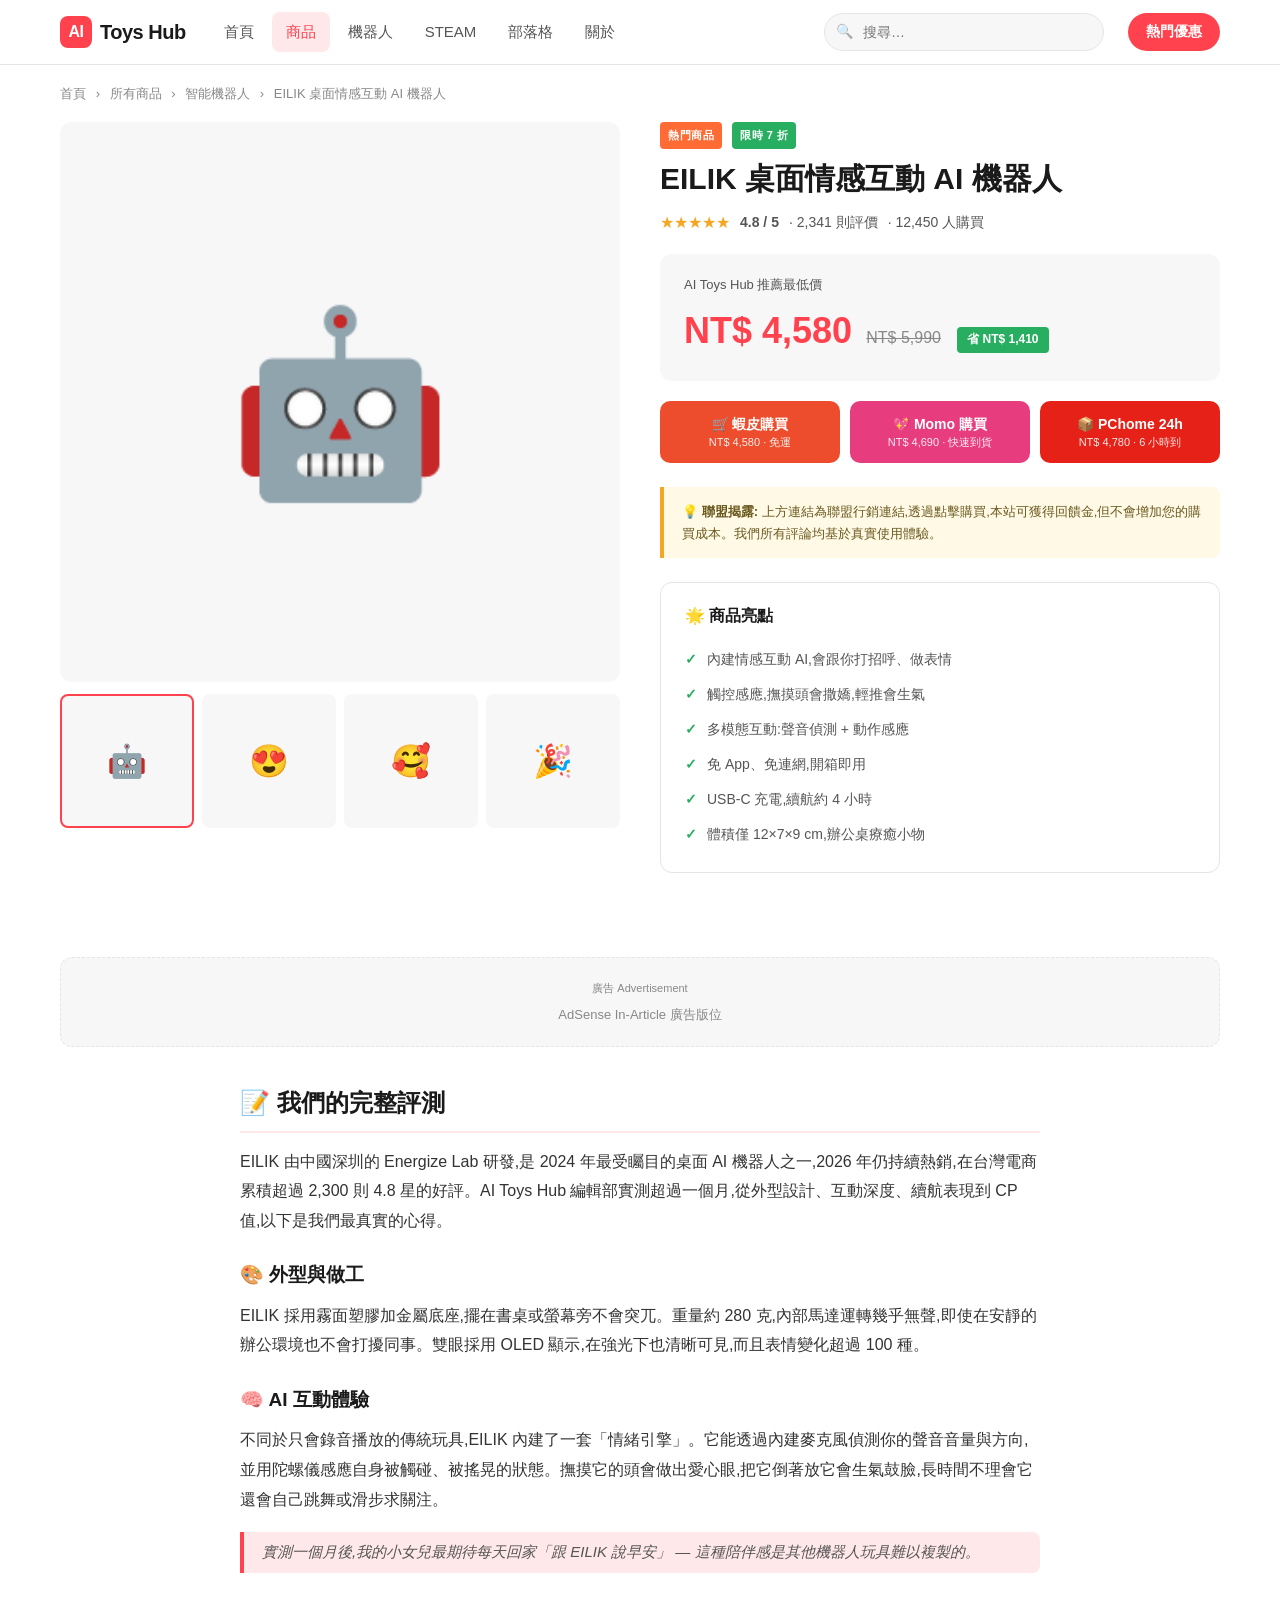
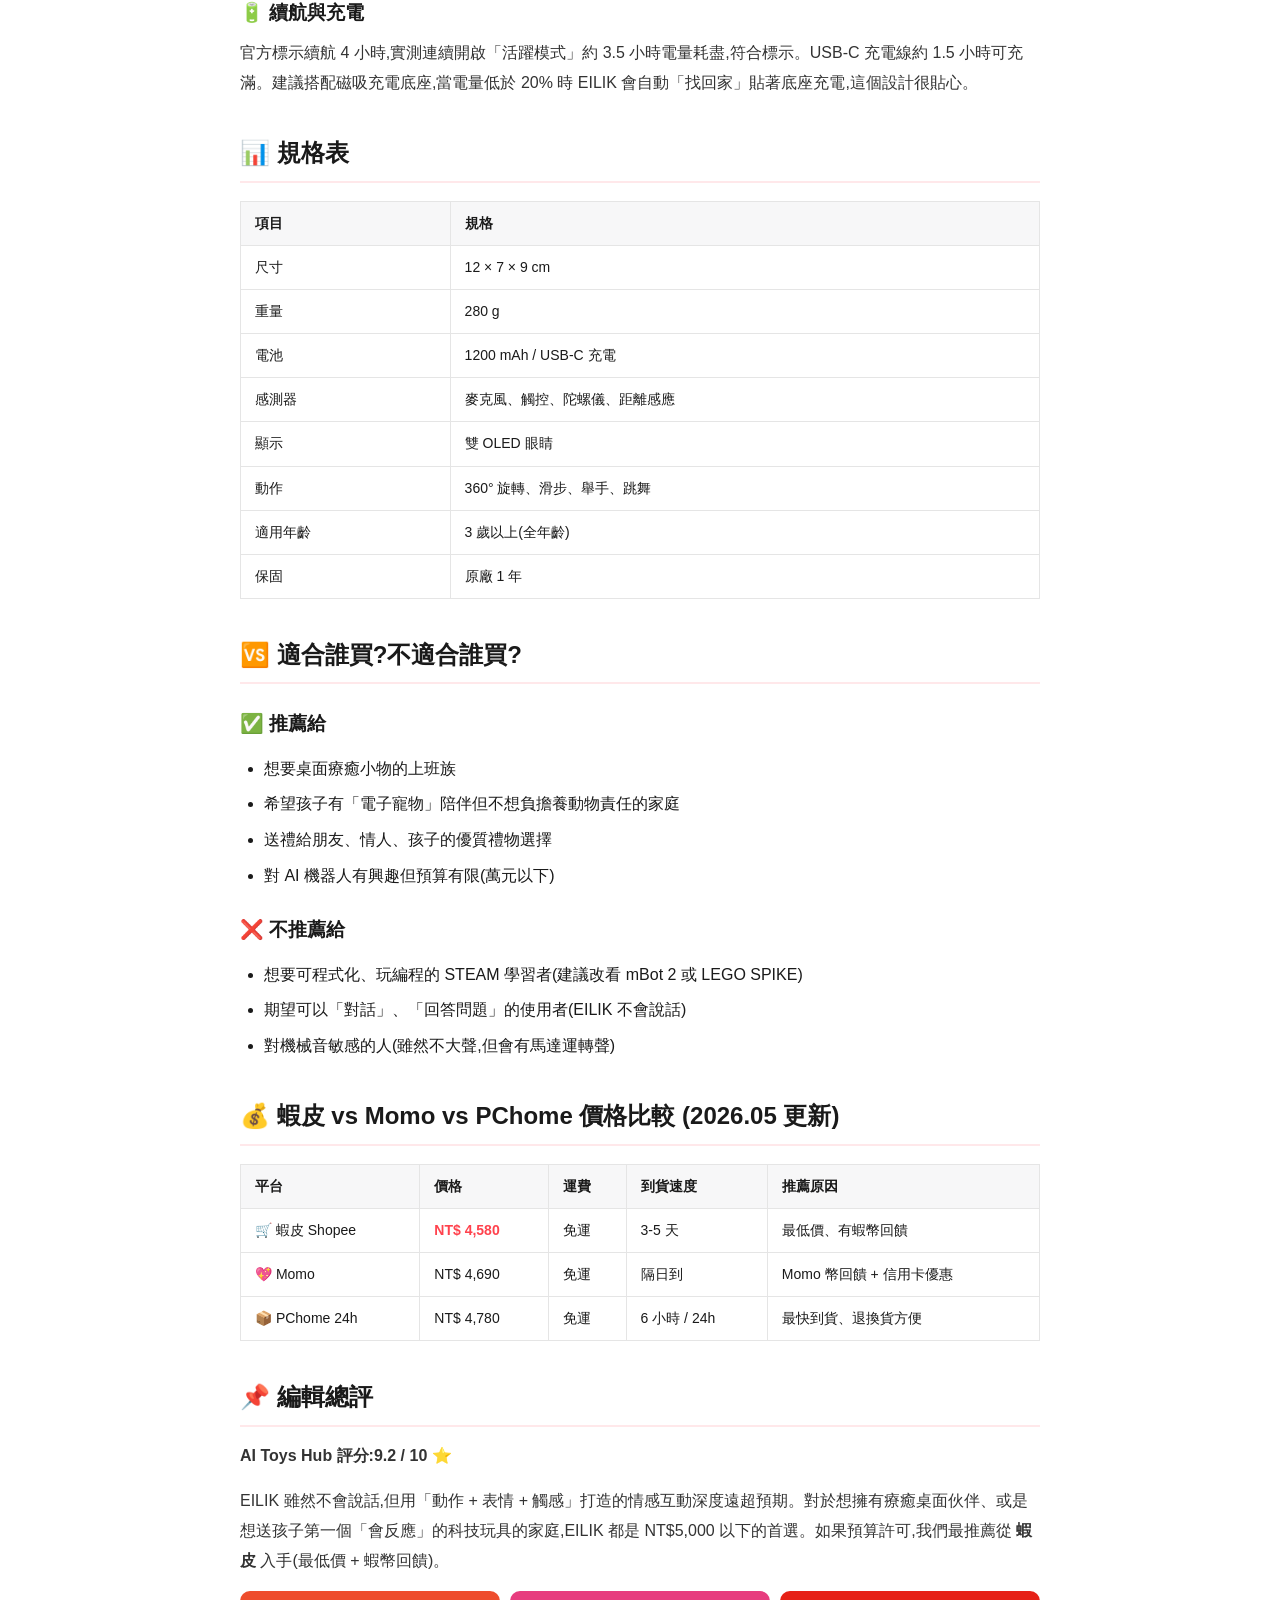
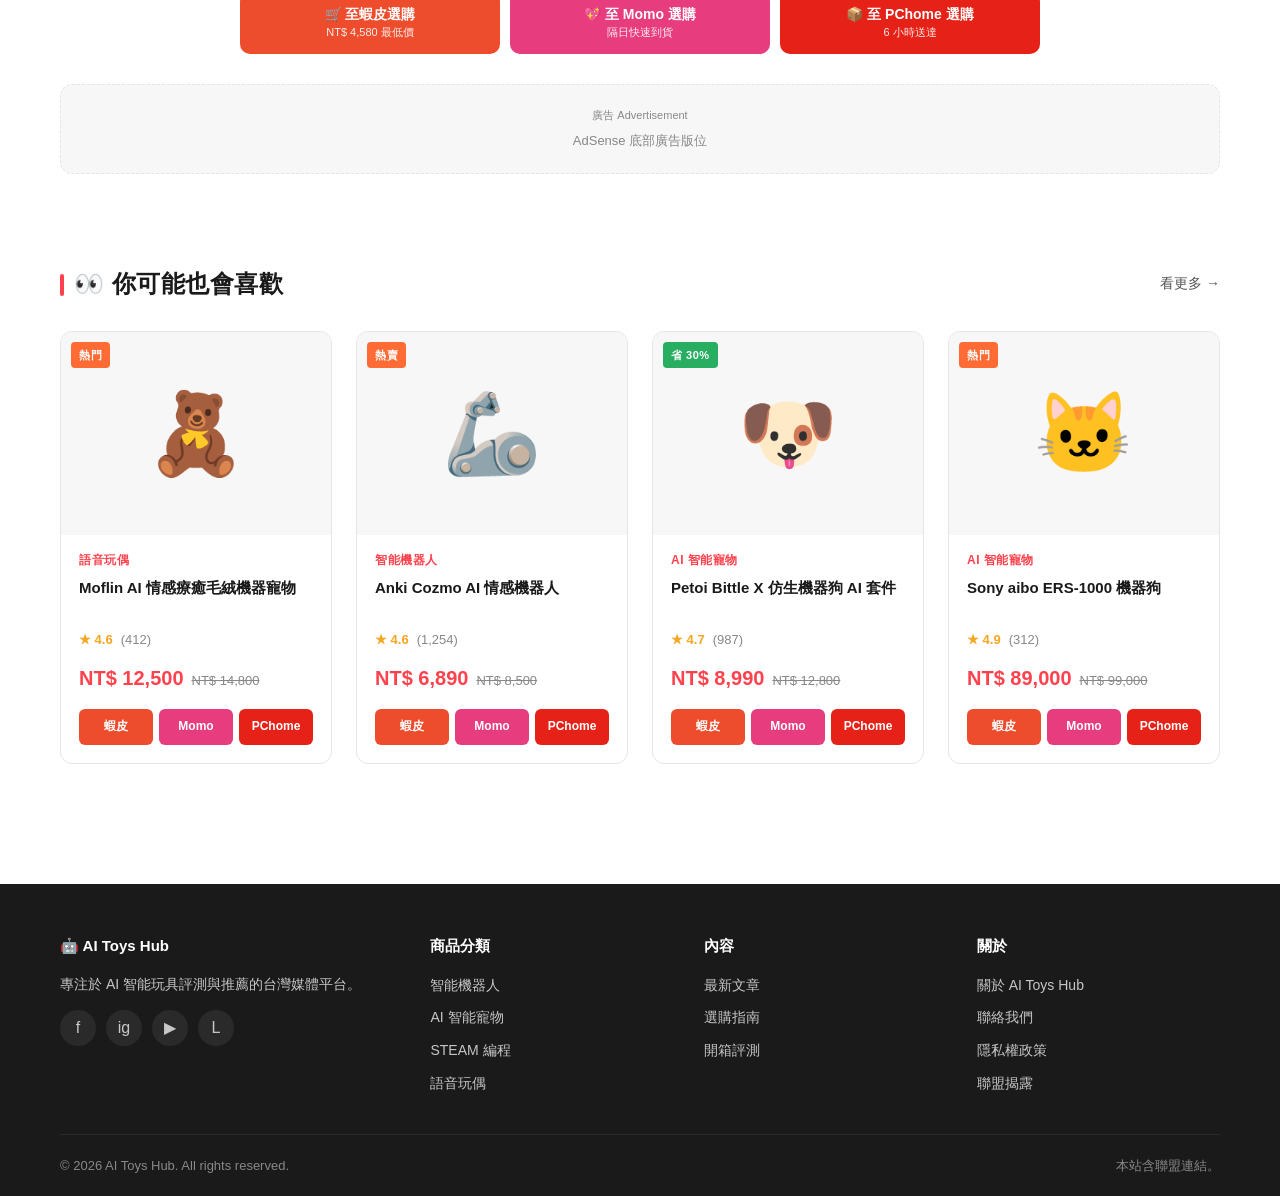
<file: product-detail.html>
<!DOCTYPE html>
<html lang="zh-Hant">
<head>
<meta charset="UTF-8">
<meta name="viewport" content="width=device-width, initial-scale=1.0">
<title>EILIK 桌面情感互動 AI 機器人 開箱評測 | AI Toys Hub</title>
<meta name="description" content="EILIK 桌面 AI 機器人完整開箱評測:會表情、會撒嬌、會跳舞,內建情感互動 AI。蝦皮、Momo、PChome 價格比較,2026 最新限時優惠。">
<meta name="keywords" content="EILIK,桌面機器人,AI 機器人,療癒玩具,情感互動,開箱評測">
<link rel="canonical" href="https://ai-toys-hub.vercel.app/product-detail.html">
<meta property="og:url" content="https://ai-toys-hub.vercel.app/product-detail.html">
<link rel="icon" href="data:image/svg+xml,<svg xmlns=%22http://www.w3.org/2000/svg%22 viewBox=%220 0 100 100%22><text y=%22.9em%22 font-size=%2290%22>🤖</text></svg>">
<link rel="stylesheet" href="assets/css/style.css">

<!-- Schema.org Product Markup (有助 SEO 與 Google Shopping) -->
<script type="application/ld+json">
{
  "@context": "https://schema.org",
  "@type": "Product",
  "name": "EILIK 桌面情感互動 AI 機器人",
  "image": "https://ai-toys-hub.vercel.app/assets/images/blog/eilik-robot-review.svg",
  "description": "會表情、會撒嬌的桌面 AI 萌寵,內建情感互動 AI。",
  "brand": { "@type": "Brand", "name": "Energize Lab" },
  "aggregateRating": {
    "@type": "AggregateRating",
    "ratingValue": "4.8",
    "reviewCount": "2341"
  },
  "offers": {
    "@type": "Offer",
    "priceCurrency": "TWD",
    "price": "4580",
    "availability": "https://schema.org/InStock"
  }
}
</script>
</head>
<body>

<header class="site-header">
  <div class="container header-inner">
    <a href="index.html" class="logo"><span class="logo-mark">AI</span>Toys Hub</a>
    <nav class="main-nav" id="mainNav">
      <a href="index.html">首頁</a>
      <a href="products.html" class="active">商品</a>
      <a href="products.html?cat=robot">機器人</a>
      <a href="products.html?cat=steam">STEAM</a>
      <a href="blog.html">部落格</a>
      <a href="about.html">關於</a>
    </nav>
    <div class="search-box">
      <input type="search" placeholder="搜尋…" aria-label="搜尋">
    </div>
    <a href="#" class="header-cta">熱門優惠</a>
    <button class="menu-toggle" id="menuToggle">☰</button>
  </div>
</header>

<div class="container">

  <!-- Breadcrumb -->
  <div class="breadcrumb">
    <a href="index.html">首頁</a> <span>›</span>
    <a href="products.html">所有商品</a> <span>›</span>
    <a href="products.html?cat=robot">智能機器人</a> <span>›</span>
    EILIK 桌面情感互動 AI 機器人
  </div>

  <!-- Detail Layout -->
  <div class="detail-wrap">

    <!-- Left: Gallery -->
    <div class="detail-gallery">
      <div class="detail-main-img">🤖</div>
      <div class="detail-thumbs">
        <div class="active">🤖</div>
        <div>😍</div>
        <div>🥰</div>
        <div>🎉</div>
      </div>
    </div>

    <!-- Right: Info -->
    <div class="detail-info">
      <div style="margin-bottom:10px;">
        <span class="product-badge hot" style="position:static; display:inline-block;">熱門商品</span>
        <span class="product-badge deal" style="position:static; display:inline-block; margin-left:6px;">限時 7 折</span>
      </div>

      <h1>EILIK 桌面情感互動 AI 機器人</h1>

      <div class="detail-rating">
        <span class="stars">★★★★★</span>
        <strong>4.8 / 5</strong>
        <span>· 2,341 則評價</span>
        <span>· 12,450 人購買</span>
      </div>

      <div class="detail-price-box">
        <div class="price-label">AI Toys Hub 推薦最低價</div>
        <div>
          <span class="price-main">NT$ 4,580</span>
          <span class="price-old">NT$ 5,990</span>
          <span class="price-save">省 NT$ 1,410</span>
        </div>
      </div>

      <!-- ⭐⭐⭐ 聯盟連結核心區 ⭐⭐⭐ -->
      <div class="affiliate-buttons">
        <a href="https://shopee.tw/" target="_blank" rel="nofollow sponsored noopener" class="btn btn-shopee">
          🛒 蝦皮購買
          <small>NT$ 4,580 · 免運</small>
        </a>
        <a href="https://www.momoshop.com.tw/" target="_blank" rel="nofollow sponsored noopener" class="btn btn-momo">
          💖 Momo 購買
          <small>NT$ 4,690 · 快速到貨</small>
        </a>
        <a href="https://24h.pchome.com.tw/" target="_blank" rel="nofollow sponsored noopener" class="btn btn-pchome">
          📦 PChome 24h
          <small>NT$ 4,780 · 6 小時到</small>
        </a>
      </div>

      <div class="disclosure">
        💡 <strong>聯盟揭露:</strong> 上方連結為聯盟行銷連結,透過點擊購買,本站可獲得回饋金,但不會增加您的購買成本。我們所有評論均基於真實使用體驗。
      </div>

      <div class="feature-list">
        <h3>🌟 商品亮點</h3>
        <ul>
          <li>內建情感互動 AI,會跟你打招呼、做表情</li>
          <li>觸控感應,撫摸頭會撒嬌,輕推會生氣</li>
          <li>多模態互動:聲音偵測 + 動作感應</li>
          <li>免 App、免連網,開箱即用</li>
          <li>USB-C 充電,續航約 4 小時</li>
          <li>體積僅 12×7×9 cm,辦公桌療癒小物</li>
        </ul>
      </div>
    </div>
  </div>

  <!-- AdSense - 商品詳情中段廣告 -->
  <div class="ad-slot">
    AdSense In-Article 廣告版位
  </div>

  <!-- Content: 評測內文 -->
  <div class="detail-content">
    <h2>📝 我們的完整評測</h2>

    <p>EILIK 由中國深圳的 Energize Lab 研發,是 2024 年最受矚目的桌面 AI 機器人之一,2026 年仍持續熱銷,在台灣電商累積超過 2,300 則 4.8 星的好評。AI Toys Hub 編輯部實測超過一個月,從外型設計、互動深度、續航表現到 CP 值,以下是我們最真實的心得。</p>

    <h3>🎨 外型與做工</h3>
    <p>EILIK 採用霧面塑膠加金屬底座,擺在書桌或螢幕旁不會突兀。重量約 280 克,內部馬達運轉幾乎無聲,即使在安靜的辦公環境也不會打擾同事。雙眼採用 OLED 顯示,在強光下也清晰可見,而且表情變化超過 100 種。</p>

    <h3>🧠 AI 互動體驗</h3>
    <p>不同於只會錄音播放的傳統玩具,EILIK 內建了一套「情緒引擎」。它能透過內建麥克風偵測你的聲音音量與方向,並用陀螺儀感應自身被觸碰、被搖晃的狀態。撫摸它的頭會做出愛心眼,把它倒著放它會生氣鼓臉,長時間不理會它還會自己跳舞或滑步求關注。</p>

    <blockquote>
      實測一個月後,我的小女兒最期待每天回家「跟 EILIK 說早安」 — 這種陪伴感是其他機器人玩具難以複製的。
    </blockquote>

    <h3>🔋 續航與充電</h3>
    <p>官方標示續航 4 小時,實測連續開啟「活躍模式」約 3.5 小時電量耗盡,符合標示。USB-C 充電線約 1.5 小時可充滿。建議搭配磁吸充電底座,當電量低於 20% 時 EILIK 會自動「找回家」貼著底座充電,這個設計很貼心。</p>

    <h2>📊 規格表</h2>
    <table>
      <tr><th>項目</th><th>規格</th></tr>
      <tr><td>尺寸</td><td>12 × 7 × 9 cm</td></tr>
      <tr><td>重量</td><td>280 g</td></tr>
      <tr><td>電池</td><td>1200 mAh / USB-C 充電</td></tr>
      <tr><td>感測器</td><td>麥克風、觸控、陀螺儀、距離感應</td></tr>
      <tr><td>顯示</td><td>雙 OLED 眼睛</td></tr>
      <tr><td>動作</td><td>360° 旋轉、滑步、舉手、跳舞</td></tr>
      <tr><td>適用年齡</td><td>3 歲以上(全年齡)</td></tr>
      <tr><td>保固</td><td>原廠 1 年</td></tr>
    </table>

    <h2>🆚 適合誰買?不適合誰買?</h2>
    <h3>✅ 推薦給</h3>
    <ul>
      <li>想要桌面療癒小物的上班族</li>
      <li>希望孩子有「電子寵物」陪伴但不想負擔養動物責任的家庭</li>
      <li>送禮給朋友、情人、孩子的優質禮物選擇</li>
      <li>對 AI 機器人有興趣但預算有限(萬元以下)</li>
    </ul>

    <h3>❌ 不推薦給</h3>
    <ul>
      <li>想要可程式化、玩編程的 STEAM 學習者(建議改看 mBot 2 或 LEGO SPIKE)</li>
      <li>期望可以「對話」、「回答問題」的使用者(EILIK 不會說話)</li>
      <li>對機械音敏感的人(雖然不大聲,但會有馬達運轉聲)</li>
    </ul>

    <h2>💰 蝦皮 vs Momo vs PChome 價格比較 (2026.05 更新)</h2>
    <table>
      <tr>
        <th>平台</th>
        <th>價格</th>
        <th>運費</th>
        <th>到貨速度</th>
        <th>推薦原因</th>
      </tr>
      <tr>
        <td>🛒 蝦皮 Shopee</td>
        <td><strong style="color:var(--primary);">NT$ 4,580</strong></td>
        <td>免運</td>
        <td>3-5 天</td>
        <td>最低價、有蝦幣回饋</td>
      </tr>
      <tr>
        <td>💖 Momo</td>
        <td>NT$ 4,690</td>
        <td>免運</td>
        <td>隔日到</td>
        <td>Momo 幣回饋 + 信用卡優惠</td>
      </tr>
      <tr>
        <td>📦 PChome 24h</td>
        <td>NT$ 4,780</td>
        <td>免運</td>
        <td>6 小時 / 24h</td>
        <td>最快到貨、退換貨方便</td>
      </tr>
    </table>

    <h2>📌 編輯總評</h2>
    <p><strong>AI Toys Hub 評分:9.2 / 10 ⭐</strong></p>
    <p>EILIK 雖然不會說話,但用「動作 + 表情 + 觸感」打造的情感互動深度遠超預期。對於想擁有療癒桌面伙伴、或是想送孩子第一個「會反應」的科技玩具的家庭,EILIK 都是 NT$5,000 以下的首選。如果預算許可,我們最推薦從 <strong>蝦皮</strong> 入手(最低價 + 蝦幣回饋)。</p>

    <div class="affiliate-buttons">
      <a href="https://shopee.tw/" target="_blank" rel="nofollow sponsored noopener" class="btn btn-shopee">
        🛒 至蝦皮選購
        <small>NT$ 4,580 最低價</small>
      </a>
      <a href="https://www.momoshop.com.tw/" target="_blank" rel="nofollow sponsored noopener" class="btn btn-momo">
        💖 至 Momo 選購
        <small>隔日快速到貨</small>
      </a>
      <a href="https://24h.pchome.com.tw/" target="_blank" rel="nofollow sponsored noopener" class="btn btn-pchome">
        📦 至 PChome 選購
        <small>6 小時送達</small>
      </a>
    </div>

  </div>

  <!-- AdSense 底部 -->
  <div class="ad-slot">
    AdSense 底部廣告版位
  </div>

  <!-- 相關商品 -->
  <section class="section">
    <div class="section-title">
      <h2>👀 你可能也會喜歡</h2>
      <a href="products.html?cat=robot">看更多 →</a>
    </div>
    <div class="product-grid">

      <article class="product-card">
        <a href="product-detail.html?id=4" class="product-thumb">
          <span class="product-badge hot">熱門</span>
          <span style="font-size:80px;">🧸</span>
        </a>
        <div class="product-body">
          <div class="product-cat">語音玩偶</div>
          <h3 class="product-title"><a href="product-detail.html?id=4">Moflin AI 情感療癒毛絨機器寵物</a></h3>
          <div class="product-meta"><span class="product-rating">★ 4.6</span><span>(412)</span></div>
          <div class="product-price-row">
            <span class="product-price">NT$ 12,500</span>
            <span class="product-price-old">NT$ 14,800</span>
          </div>
          <div class="product-buttons">
            <a href="#" class="btn-mini btn-shopee">蝦皮</a>
            <a href="#" class="btn-mini btn-momo">Momo</a>
            <a href="#" class="btn-mini btn-pchome">PChome</a>
          </div>
        </div>
      </article>

      <article class="product-card">
        <a href="product-detail.html?id=9" class="product-thumb">
          <span class="product-badge hot">熱賣</span>
          <span style="font-size:80px;">🦾</span>
        </a>
        <div class="product-body">
          <div class="product-cat">智能機器人</div>
          <h3 class="product-title"><a href="product-detail.html?id=9">Anki Cozmo AI 情感機器人</a></h3>
          <div class="product-meta"><span class="product-rating">★ 4.6</span><span>(1,254)</span></div>
          <div class="product-price-row">
            <span class="product-price">NT$ 6,890</span>
            <span class="product-price-old">NT$ 8,500</span>
          </div>
          <div class="product-buttons">
            <a href="#" class="btn-mini btn-shopee">蝦皮</a>
            <a href="#" class="btn-mini btn-momo">Momo</a>
            <a href="#" class="btn-mini btn-pchome">PChome</a>
          </div>
        </div>
      </article>

      <article class="product-card">
        <a href="product-detail.html?id=2" class="product-thumb">
          <span class="product-badge deal">省 30%</span>
          <span style="font-size:80px;">🐶</span>
        </a>
        <div class="product-body">
          <div class="product-cat">AI 智能寵物</div>
          <h3 class="product-title"><a href="product-detail.html?id=2">Petoi Bittle X 仿生機器狗 AI 套件</a></h3>
          <div class="product-meta"><span class="product-rating">★ 4.7</span><span>(987)</span></div>
          <div class="product-price-row">
            <span class="product-price">NT$ 8,990</span>
            <span class="product-price-old">NT$ 12,800</span>
          </div>
          <div class="product-buttons">
            <a href="#" class="btn-mini btn-shopee">蝦皮</a>
            <a href="#" class="btn-mini btn-momo">Momo</a>
            <a href="#" class="btn-mini btn-pchome">PChome</a>
          </div>
        </div>
      </article>

      <article class="product-card">
        <a href="product-detail.html?id=12" class="product-thumb">
          <span class="product-badge hot">熱門</span>
          <span style="font-size:80px;">🐱</span>
        </a>
        <div class="product-body">
          <div class="product-cat">AI 智能寵物</div>
          <h3 class="product-title"><a href="product-detail.html?id=12">Sony aibo ERS-1000 機器狗</a></h3>
          <div class="product-meta"><span class="product-rating">★ 4.9</span><span>(312)</span></div>
          <div class="product-price-row">
            <span class="product-price">NT$ 89,000</span>
            <span class="product-price-old">NT$ 99,000</span>
          </div>
          <div class="product-buttons">
            <a href="#" class="btn-mini btn-shopee">蝦皮</a>
            <a href="#" class="btn-mini btn-momo">Momo</a>
            <a href="#" class="btn-mini btn-pchome">PChome</a>
          </div>
        </div>
      </article>

    </div>
  </section>

</div>

<footer class="site-footer">
  <div class="container">
    <div class="footer-grid">
      <div class="footer-col footer-about">
        <h4>🤖 AI Toys Hub</h4>
        <p>專注於 AI 智能玩具評測與推薦的台灣媒體平台。</p>
        <div class="footer-social"><a href="#">f</a><a href="#">ig</a><a href="#">▶</a><a href="#">L</a></div>
      </div>
      <div class="footer-col">
        <h4>商品分類</h4>
        <ul>
          <li><a href="products.html?cat=robot">智能機器人</a></li>
          <li><a href="products.html?cat=pet">AI 智能寵物</a></li>
          <li><a href="products.html?cat=steam">STEAM 編程</a></li>
          <li><a href="products.html?cat=plush">語音玩偶</a></li>
        </ul>
      </div>
      <div class="footer-col">
        <h4>內容</h4>
        <ul>
          <li><a href="blog.html">最新文章</a></li>
          <li><a href="blog.html?cat=guide">選購指南</a></li>
          <li><a href="blog.html?cat=review">開箱評測</a></li>
        </ul>
      </div>
      <div class="footer-col">
        <h4>關於</h4>
        <ul>
          <li><a href="about.html">關於 AI Toys Hub</a></li>
          <li><a href="about.html#contact">聯絡我們</a></li>
          <li><a href="privacy.html">隱私權政策</a></li>
          <li><a href="privacy.html#affiliate">聯盟揭露</a></li>
        </ul>
      </div>
    </div>
    <div class="footer-bottom">
      <div>© 2026 AI Toys Hub. All rights reserved.</div>
      <div>本站含聯盟連結。</div>
    </div>
  </div>
</footer>

<script src="assets/js/script.js"></script>
</body>
</html>
</file>
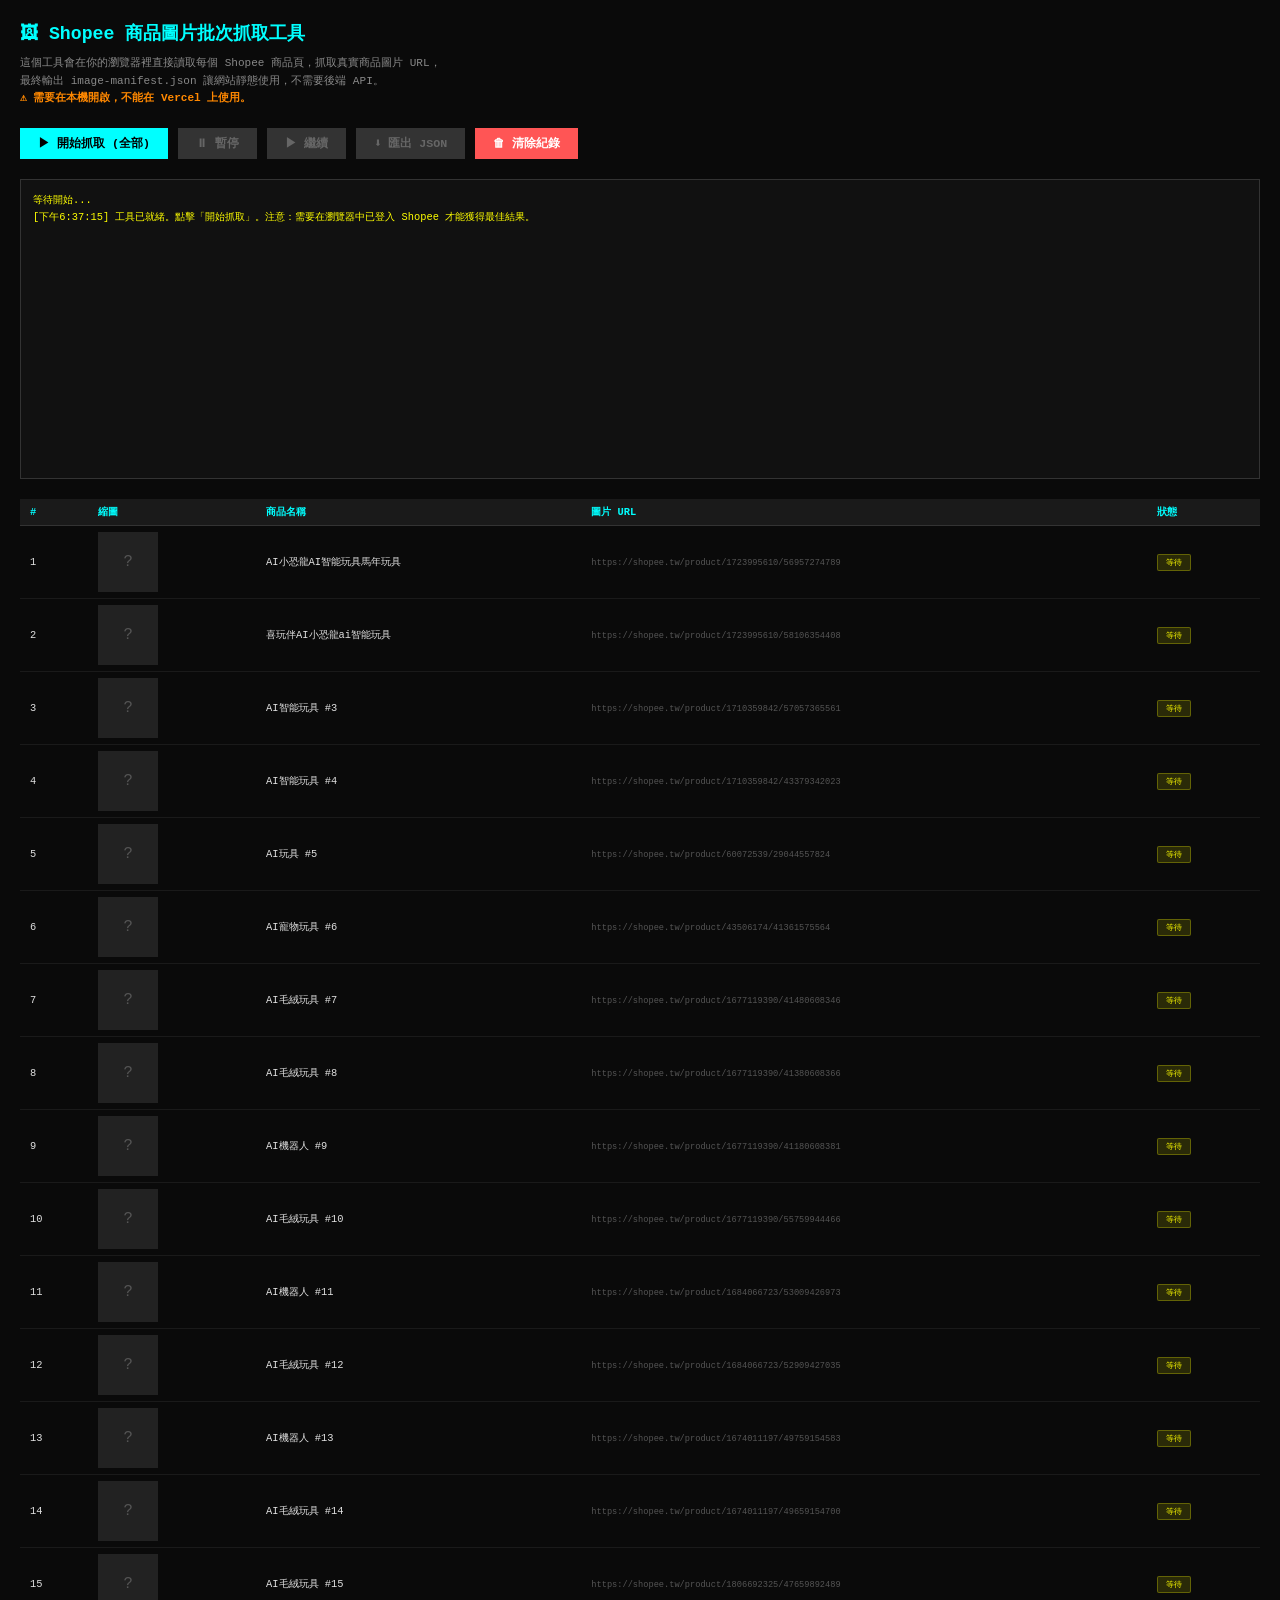
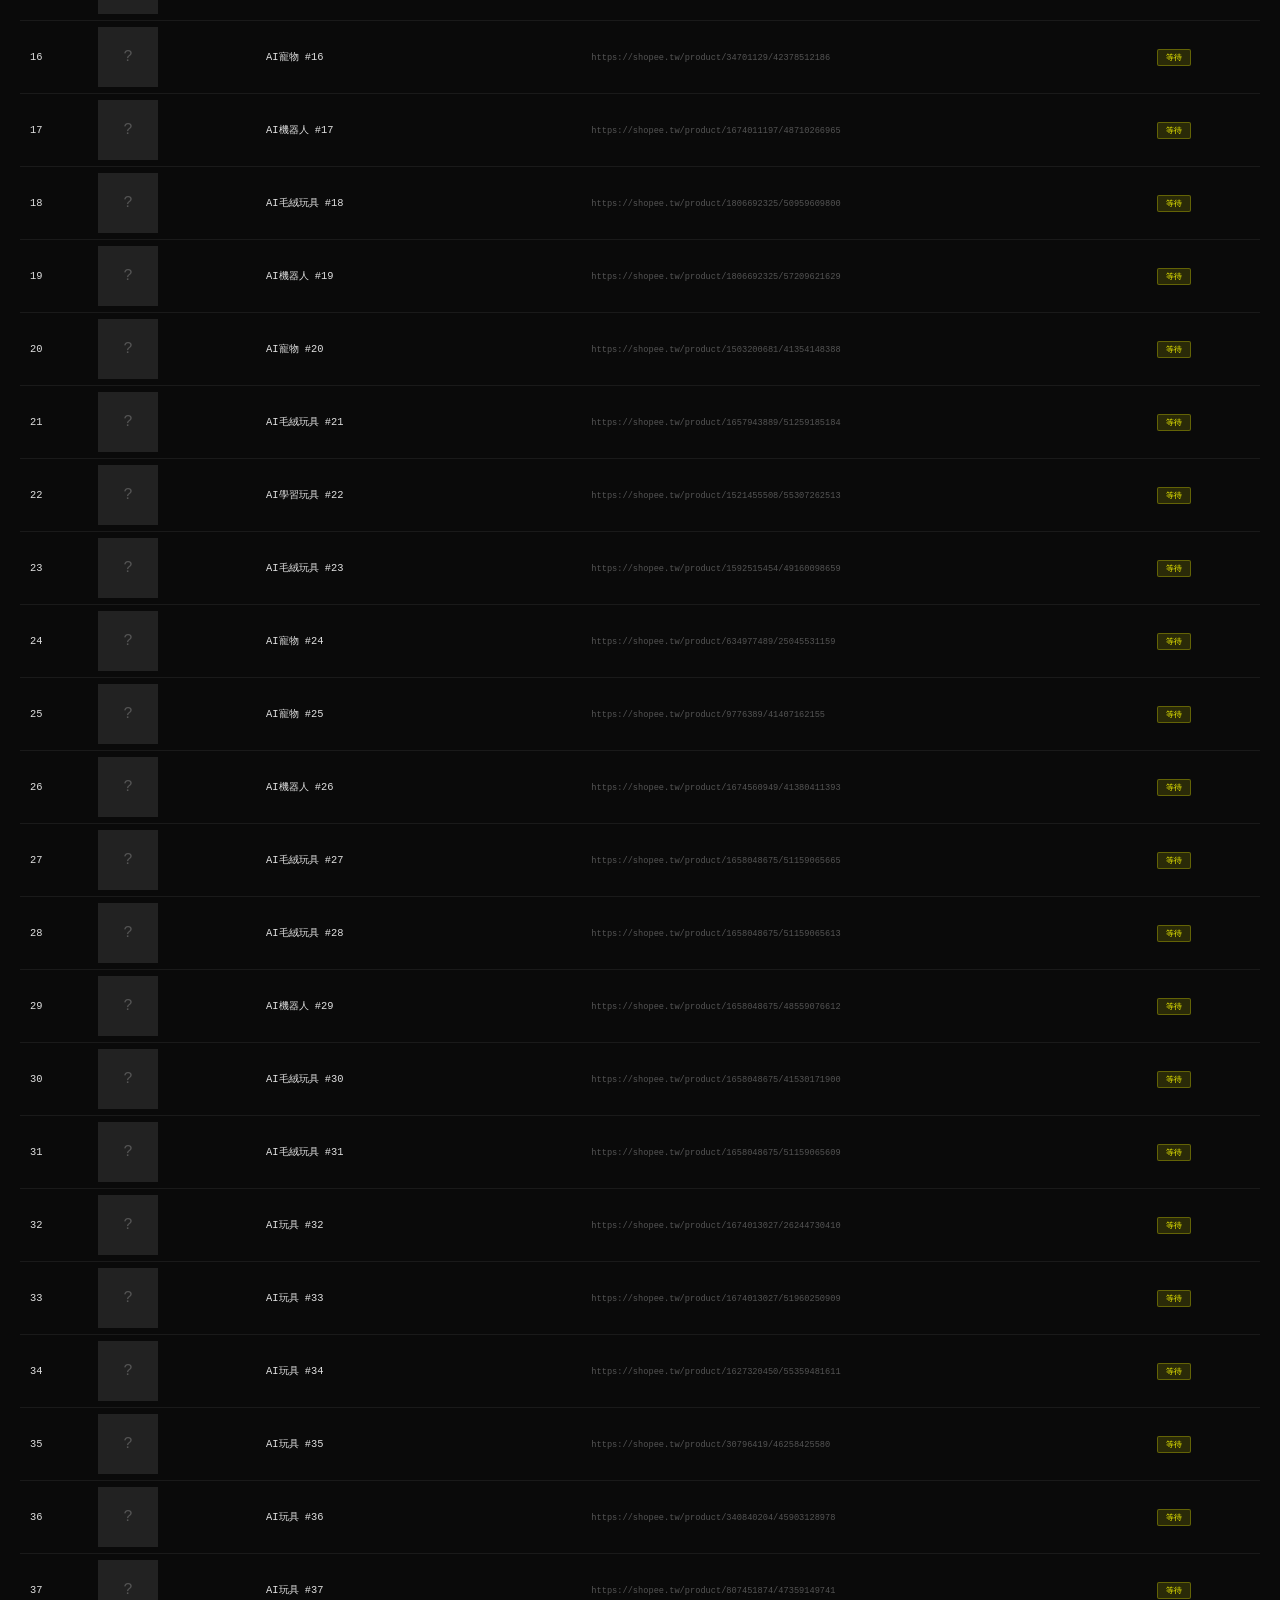
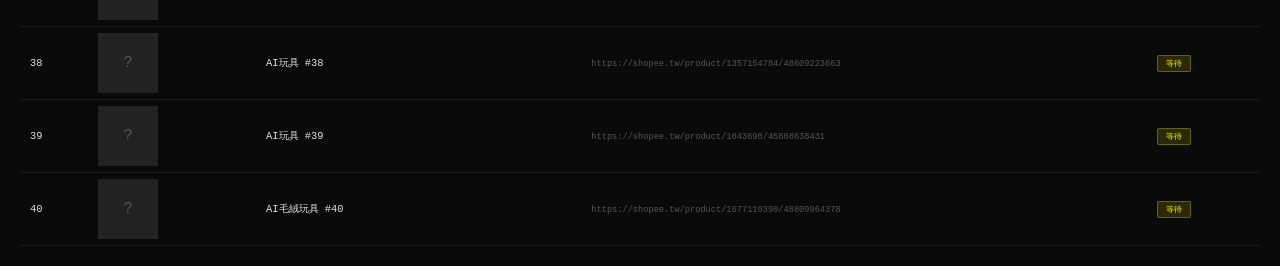
<file: admin/collect-images.html>
<!DOCTYPE html>
<html lang="zh-TW">
<head>
<meta charset="UTF-8">
<meta name="viewport" content="width=device-width, initial-scale=1.0">
<title>商品圖片抓取工具 - AI Toys Hub Admin</title>
<style>
  * { box-sizing: border-box; margin: 0; padding: 0; }
  body { font-family: monospace; background: #0a0a0a; color: #e0e0e0; padding: 20px; }
  h1 { color: #0ff; margin-bottom: 10px; font-size: 1.4em; }
  .desc { color: #888; margin-bottom: 20px; font-size: 0.85em; line-height: 1.6; }
  .controls { display: flex; gap: 10px; margin-bottom: 20px; flex-wrap: wrap; }
  button { padding: 8px 18px; background: #0ff; color: #000; border: none; cursor: pointer; font-family: monospace; font-weight: bold; font-size: 0.9em; }
  button:hover { background: #0cc; }
  button.danger { background: #f55; color: #fff; }
  button:disabled { background: #333; color: #666; cursor: not-allowed; }
  #log { background: #111; border: 1px solid #333; padding: 12px; height: 300px; overflow-y: auto; font-size: 0.8em; line-height: 1.6; }
  .ok { color: #0f0; }
  .err { color: #f55; }
  .info { color: #ff0; }
  .skip { color: #888; }
  table { width: 100%; border-collapse: collapse; margin-top: 20px; font-size: 0.8em; }
  th { background: #1a1a1a; color: #0ff; padding: 6px 10px; text-align: left; border-bottom: 1px solid #333; }
  td { padding: 6px 10px; border-bottom: 1px solid #1a1a1a; vertical-align: middle; }
  td img { width: 60px; height: 60px; object-fit: cover; background: #222; }
  .badge { display: inline-block; padding: 2px 8px; font-size: 0.75em; border-radius: 2px; }
  .badge-ok { background: #0f02; color: #0f0; border: 1px solid #0f04; }
  .badge-err { background: #f002; color: #f55; border: 1px solid #f004; }
  .badge-wait { background: #ff02; color: #ff0; border: 1px solid #ff04; }
  #outputBox { background: #111; border: 1px solid #333; padding: 12px; margin-top: 20px; font-size: 0.75em; white-space: pre-wrap; word-break: break-all; max-height: 300px; overflow-y: auto; }
  label { color: #aaa; font-size: 0.85em; }
</style>
</head>
<body>
<h1>🖼 Shopee 商品圖片批次抓取工具</h1>
<p class="desc">
  這個工具會在你的瀏覽器裡直接讀取每個 Shopee 商品頁，抓取真實商品圖片 URL，<br>
  最終輸出 <code>image-manifest.json</code> 讓網站靜態使用，不需要後端 API。<br>
  <strong style="color:#f80">⚠ 需要在本機開啟，不能在 Vercel 上使用。</strong>
</p>

<div class="controls">
  <button id="btnStart">▶ 開始抓取 (全部)</button>
  <button id="btnPause" disabled>⏸ 暫停</button>
  <button id="btnResume" disabled>▶ 繼續</button>
  <button id="btnExport" disabled>⬇ 匯出 JSON</button>
  <button id="btnClear" class="danger">🗑 清除紀錄</button>
</div>

<div id="log"><span class="info">等待開始...</span></div>

<table id="resultTable">
<thead>
<tr><th>#</th><th>縮圖</th><th>商品名稱</th><th>圖片 URL</th><th>狀態</th></tr>
</thead>
<tbody id="resultBody"></tbody>
</table>

<div id="outputBox" style="display:none"></div>

<script>
const PRODUCTS = [
  { url: 'https://shopee.tw/product/1723995610/56957274789', name: 'AI小恐龍AI智能玩具馬年玩具' },
  { url: 'https://shopee.tw/product/1723995610/58106354408', name: '喜玩伴AI小恐龍ai智能玩具' },
  { url: 'https://shopee.tw/product/1710359842/57057365561', name: 'AI智能玩具 #3' },
  { url: 'https://shopee.tw/product/1710359842/43379342023', name: 'AI智能玩具 #4' },
  { url: 'https://shopee.tw/product/60072539/29044557824', name: 'AI玩具 #5' },
  { url: 'https://shopee.tw/product/43506174/41361575564', name: 'AI寵物玩具 #6' },
  { url: 'https://shopee.tw/product/1677119390/41480608346', name: 'AI毛絨玩具 #7' },
  { url: 'https://shopee.tw/product/1677119390/41380608366', name: 'AI毛絨玩具 #8' },
  { url: 'https://shopee.tw/product/1677119390/41180608381', name: 'AI機器人 #9' },
  { url: 'https://shopee.tw/product/1677119390/55759944466', name: 'AI毛絨玩具 #10' },
  { url: 'https://shopee.tw/product/1684066723/53009426973', name: 'AI機器人 #11' },
  { url: 'https://shopee.tw/product/1684066723/52909427035', name: 'AI毛絨玩具 #12' },
  { url: 'https://shopee.tw/product/1674011197/49759154583', name: 'AI機器人 #13' },
  { url: 'https://shopee.tw/product/1674011197/49659154700', name: 'AI毛絨玩具 #14' },
  { url: 'https://shopee.tw/product/1806692325/47659892489', name: 'AI毛絨玩具 #15' },
  { url: 'https://shopee.tw/product/34701129/42378512186', name: 'AI寵物 #16' },
  { url: 'https://shopee.tw/product/1674011197/48710266965', name: 'AI機器人 #17' },
  { url: 'https://shopee.tw/product/1806692325/50959609800', name: 'AI毛絨玩具 #18' },
  { url: 'https://shopee.tw/product/1806692325/57209621629', name: 'AI機器人 #19' },
  { url: 'https://shopee.tw/product/1503200681/41354148388', name: 'AI寵物 #20' },
  { url: 'https://shopee.tw/product/1657943889/51259185184', name: 'AI毛絨玩具 #21' },
  { url: 'https://shopee.tw/product/1521455508/55307262513', name: 'AI學習玩具 #22' },
  { url: 'https://shopee.tw/product/1592515454/49160098659', name: 'AI毛絨玩具 #23' },
  { url: 'https://shopee.tw/product/634977489/25045531159', name: 'AI寵物 #24' },
  { url: 'https://shopee.tw/product/9776389/41407162155', name: 'AI寵物 #25' },
  { url: 'https://shopee.tw/product/1674560949/41380411393', name: 'AI機器人 #26' },
  { url: 'https://shopee.tw/product/1658048675/51159065665', name: 'AI毛絨玩具 #27' },
  { url: 'https://shopee.tw/product/1658048675/51159065613', name: 'AI毛絨玩具 #28' },
  { url: 'https://shopee.tw/product/1658048675/48559076612', name: 'AI機器人 #29' },
  { url: 'https://shopee.tw/product/1658048675/41530171900', name: 'AI毛絨玩具 #30' },
  { url: 'https://shopee.tw/product/1658048675/51159065609', name: 'AI毛絨玩具 #31' },
  { url: 'https://shopee.tw/product/1674013027/26244730410', name: 'AI玩具 #32' },
  { url: 'https://shopee.tw/product/1674013027/51960250909', name: 'AI玩具 #33' },
  { url: 'https://shopee.tw/product/1627320450/55359481611', name: 'AI玩具 #34' },
  { url: 'https://shopee.tw/product/30796419/46258425580', name: 'AI玩具 #35' },
  { url: 'https://shopee.tw/product/340840204/45903128978', name: 'AI玩具 #36' },
  { url: 'https://shopee.tw/product/807451874/47359149741', name: 'AI玩具 #37' },
  { url: 'https://shopee.tw/product/1357154784/48609223663', name: 'AI玩具 #38' },
  { url: 'https://shopee.tw/product/1043690/45808638431', name: 'AI玩具 #39' },
  { url: 'https://shopee.tw/product/1677119390/48809964378', name: 'AI毛絨玩具 #40' },
];

const manifest = {};
let running = false, paused = false, currentIdx = 0;
const log = document.getElementById('log');
const tbody = document.getElementById('resultBody');

function logMsg(msg, cls='info') {
  const d = new Date().toLocaleTimeString('zh-TW');
  log.innerHTML += `<div class="${cls}">[${d}] ${msg}</div>`;
  log.scrollTop = log.scrollHeight;
}

function urlKey(url) {
  const m = url.match(/product\/(\d+)\/(\d+)/);
  return m ? `${m[1]}_${m[2]}` : url;
}

async function fetchShopeeImage(product) {
  const { url } = product;
  const m = url.match(/product\/(\d+)\/(\d+)/);
  if (!m) return { image: '', title: '' };
  const shopid = m[1], itemid = m[2];

  // Method 1: Shopee API v4 item get (requires cookies from user's browser session)
  try {
    const apiUrl = `https://shopee.tw/api/v4/item/get?itemid=${itemid}&shopid=${shopid}`;
    const resp = await fetch(apiUrl, {
      credentials: 'include',
      headers: {
        'Accept': 'application/json',
        'Referer': url,
        'x-api-source': 'pc',
      }
    });
    const data = await resp.json();
    if (data.data) {
      const item = data.data;
      const images = item.images || [];
      const imgHash = images[0] || item.image || '';
      if (imgHash && imgHash.length > 10) {
        const imgUrl = `https://down-tw.img.susercontent.com/file/${imgHash}`;
        return { image: imgUrl, title: item.name || '' };
      }
    }
  } catch(e) { /* continue */ }

  // Method 2: fetch product page (works with real browser cookies/session)
  try {
    const resp = await fetch(url, {
      credentials: 'include',
      headers: { 'Accept': 'text/html', 'Referer': 'https://shopee.tw/' }
    });
    const html = await resp.text();
    const ogImg = html.match(/<meta[^>]+property="og:image"[^>]+content="([^"]+)"/i)?.[1] || '';
    const ogTitle = html.match(/<meta[^>]+property="og:title"[^>]+content="([^"]+)"/i)?.[1] || '';
    if (ogImg && !ogImg.includes('icon') && !ogImg.includes('logo') && !ogImg.includes('ios_icon')) {
      return { image: ogImg, title: ogTitle };
    }
    // look for susercontent image hash in HTML
    const hashMatch = html.match(/["'](down-tw\.img\.susercontent\.com\/file\/[a-f0-9_]+)["']/i);
    if (hashMatch) return { image: 'https://' + hashMatch[1], title: ogTitle };
    // look for __INITIAL_STATE__ or window.initialData
    const stateMatch = html.match(/window\.__initialState__\s*=\s*({.+?});\s*(?:window|<\/)/s);
    if (stateMatch) {
      try {
        const state = JSON.parse(stateMatch[1]);
        const item = state.productDetail?.data?.item || {};
        const imgHash = (item.images || [])[0] || item.image || '';
        if (imgHash) return { image: `https://down-tw.img.susercontent.com/file/${imgHash}`, title: item.name || '' };
      } catch(e2) {}
    }
  } catch(e) { /* continue */ }

  return { image: '', title: '' };
}

async function processProduct(idx) {
  const product = PRODUCTS[idx];
  const key = urlKey(product.url);
  const tr = document.getElementById(`tr-${idx}`);
  if (tr) tr.querySelector('.status').innerHTML = '<span class="badge badge-wait">抓取中...</span>';

  try {
    const result = await fetchShopeeImage(product);
    manifest[key] = { image: result.image, title: result.title || product.name, url: product.url };

    if (tr) {
      const imgCell = tr.querySelector('.img-cell');
      const urlCell = tr.querySelector('.url-cell');
      const statusCell = tr.querySelector('.status');
      if (result.image) {
        imgCell.innerHTML = `<img src="${result.image}" onerror="this.style.opacity=0.2">`;
        urlCell.innerHTML = `<small style="color:#aaa">${result.image.substring(0,60)}...</small>`;
        statusCell.innerHTML = '<span class="badge badge-ok">✓ 成功</span>';
        logMsg(`[${idx+1}] ${product.name.substring(0,30)} → 找到圖片`, 'ok');
      } else {
        statusCell.innerHTML = '<span class="badge badge-err">✗ 無圖</span>';
        logMsg(`[${idx+1}] ${product.name.substring(0,30)} → 無法取得圖片`, 'err');
      }
    }
  } catch(e) {
    logMsg(`[${idx+1}] 錯誤: ${e.message}`, 'err');
    if (tr) tr.querySelector('.status').innerHTML = '<span class="badge badge-err">✗ 錯誤</span>';
  }
}

function buildTable() {
  tbody.innerHTML = '';
  PRODUCTS.forEach((p, i) => {
    const tr = document.createElement('tr');
    tr.id = `tr-${i}`;
    tr.innerHTML = `
      <td>${i+1}</td>
      <td class="img-cell"><div style="width:60px;height:60px;background:#222;display:flex;align-items:center;justify-content:center;color:#555;font-size:1.5em">?</div></td>
      <td style="max-width:200px">${p.name}</td>
      <td class="url-cell"><small style="color:#555">${p.url}</small></td>
      <td class="status"><span class="badge badge-wait">等待</span></td>
    `;
    tbody.appendChild(tr);
  });
}

async function startAll() {
  running = true; paused = false;
  document.getElementById('btnStart').disabled = true;
  document.getElementById('btnPause').disabled = false;
  document.getElementById('btnExport').disabled = true;

  for (let i = currentIdx; i < PRODUCTS.length; i++) {
    if (!running) break;
    while (paused) await new Promise(r => setTimeout(r, 300));
    currentIdx = i;
    await processProduct(i);
    await new Promise(r => setTimeout(r, 800)); // be polite
  }

  running = false;
  document.getElementById('btnPause').disabled = true;
  document.getElementById('btnResume').disabled = true;
  document.getElementById('btnExport').disabled = false;
  logMsg(`完成！共 ${Object.keys(manifest).length} 筆，成功 ${Object.values(manifest).filter(v=>v.image).length} 筆`, 'ok');
}

document.getElementById('btnStart').addEventListener('click', () => {
  buildTable();
  startAll();
});

document.getElementById('btnPause').addEventListener('click', () => {
  paused = true;
  document.getElementById('btnPause').disabled = true;
  document.getElementById('btnResume').disabled = false;
  logMsg('已暫停', 'info');
});

document.getElementById('btnResume').addEventListener('click', () => {
  paused = false;
  document.getElementById('btnPause').disabled = false;
  document.getElementById('btnResume').disabled = true;
  logMsg('繼續', 'info');
});

document.getElementById('btnExport').addEventListener('click', () => {
  const json = JSON.stringify(manifest, null, 2);
  const box = document.getElementById('outputBox');
  box.style.display = 'block';
  box.textContent = json;

  // also trigger download
  const blob = new Blob([json], {type:'application/json'});
  const a = document.createElement('a');
  a.href = URL.createObjectURL(blob);
  a.download = 'image-manifest.json';
  a.click();
  logMsg('已匯出 image-manifest.json', 'ok');
});

document.getElementById('btnClear').addEventListener('click', () => {
  running = false; paused = false; currentIdx = 0;
  log.innerHTML = '<span class="info">已清除</span>';
  tbody.innerHTML = '';
  document.getElementById('btnStart').disabled = false;
  document.getElementById('btnPause').disabled = true;
  document.getElementById('btnResume').disabled = true;
  document.getElementById('btnExport').disabled = true;
});

// Init table
buildTable();
logMsg('工具已就緒。點擊「開始抓取」。注意：需要在瀏覽器中已登入 Shopee 才能獲得最佳結果。', 'info');
</script>
</body>
</html>
</file>
<file: assets/css/style.css>
/* =========================================================
   AI Toys Hub - 主要樣式表 (參考 zeczec.com 卡片式設計)
   ========================================================= */

/* ---------- Reset & 基本設定 ---------- */
*,
*::before,
*::after {
  box-sizing: border-box;
  margin: 0;
  padding: 0;
}

:root {
  --primary: #FF424D;            /* 主色 - 紅 (類 zeczec) */
  --primary-dark: #E0303B;
  --primary-light: #FFE8EA;
  --accent: #2D9CDB;             /* AI 科技感點綴 */
  --text-dark: #1A1A1A;
  --text-mid: #555;
  --text-light: #888;
  --bg: #FFFFFF;
  --bg-soft: #F7F7F8;
  --bg-card: #FFFFFF;
  --border: #E5E5E5;
  --shadow-sm: 0 1px 3px rgba(0,0,0,.04);
  --shadow-md: 0 4px 14px rgba(0,0,0,.08);
  --shadow-lg: 0 10px 30px rgba(0,0,0,.12);
  --radius-sm: 6px;
  --radius-md: 12px;
  --radius-lg: 20px;
  --container: 1200px;
  --header-h: 64px;
  --transition: .2s ease;
}

html {
  scroll-behavior: smooth;
}

body {
  font-family: "Noto Sans TC", "PingFang TC", "Microsoft JhengHei",
               -apple-system, BlinkMacSystemFont, "Segoe UI", Roboto, sans-serif;
  color: var(--text-dark);
  background: var(--bg);
  line-height: 1.65;
  font-size: 15px;
  -webkit-font-smoothing: antialiased;
}

a {
  color: inherit;
  text-decoration: none;
  transition: color var(--transition);
}

a:hover {
  color: var(--primary);
}

img {
  max-width: 100%;
  display: block;
}

button {
  font-family: inherit;
  cursor: pointer;
  border: none;
  background: none;
}

[hidden] {
  display: none !important;
}

/* ---------- Layout ---------- */
.container {
  width: 100%;
  max-width: var(--container);
  margin: 0 auto;
  padding: 0 20px;
}

.section {
  padding: 60px 0;
}

.section-title {
  display: flex;
  align-items: center;
  justify-content: space-between;
  margin-bottom: 28px;
}

.section-title h2 {
  font-size: 24px;
  font-weight: 700;
  letter-spacing: .5px;
}

.section-title h2::before {
  content: "";
  display: inline-block;
  width: 4px;
  height: 22px;
  background: var(--primary);
  border-radius: 2px;
  margin-right: 10px;
  vertical-align: middle;
}

.section-title a {
  font-size: 14px;
  color: var(--text-mid);
}

.section-title a:hover {
  color: var(--primary);
}

/* ---------- Header ---------- */
.site-header {
  position: sticky;
  top: 0;
  z-index: 100;
  background: rgba(255,255,255,.96);
  backdrop-filter: blur(10px);
  border-bottom: 1px solid var(--border);
}

.header-inner {
  height: var(--header-h);
  display: flex;
  align-items: center;
  gap: 24px;
}

.logo {
  display: flex;
  align-items: center;
  gap: 8px;
  font-size: 20px;
  font-weight: 800;
  letter-spacing: -.5px;
  color: var(--text-dark);
  flex-shrink: 0;
}

.logo-mark {
  width: 32px;
  height: 32px;
  background: var(--primary);
  border-radius: 8px;
  display: grid;
  place-items: center;
  color: #fff;
  font-size: 16px;
  font-weight: 900;
}

.main-nav {
  display: flex;
  gap: 4px;
  flex: 1;
}

.main-nav a {
  padding: 8px 14px;
  border-radius: 8px;
  font-size: 15px;
  color: var(--text-mid);
  font-weight: 500;
}

.main-nav a:hover,
.main-nav a.active {
  background: var(--primary-light);
  color: var(--primary);
}

.search-box {
  position: relative;
  flex: 0 0 280px;
  max-width: 280px;
}

.search-box input {
  width: 100%;
  height: 38px;
  padding: 0 14px 0 38px;
  border: 1px solid var(--border);
  border-radius: 20px;
  font-size: 14px;
  background: var(--bg-soft);
  outline: none;
  transition: var(--transition);
}

.search-box input:focus {
  background: #fff;
  border-color: var(--primary);
  box-shadow: 0 0 0 3px rgba(255,66,77,.1);
}

.search-box::before {
  content: "🔍";
  position: absolute;
  left: 12px;
  top: 50%;
  transform: translateY(-50%);
  font-size: 14px;
  opacity: .5;
}

.header-cta {
  display: inline-flex;
  align-items: center;
  height: 38px;
  padding: 0 18px;
  background: var(--primary);
  color: #fff !important;
  border-radius: 20px;
  font-size: 14px;
  font-weight: 600;
  transition: var(--transition);
}

.header-cta:hover {
  background: var(--primary-dark);
  transform: translateY(-1px);
}

.menu-toggle {
  display: none;
  width: 40px;
  height: 40px;
  font-size: 22px;
}

/* ---------- Hero Banner ---------- */
.hero {
  background: linear-gradient(135deg, #FFE8EA 0%, #FFF5E1 50%, #E6F4FB 100%);
  padding: 70px 0 80px;
  position: relative;
  overflow: hidden;
}

.hero-inner {
  display: grid;
  grid-template-columns: 1.1fr 1fr;
  gap: 50px;
  align-items: center;
}

.hero-tag {
  display: inline-block;
  background: rgba(255,66,77,.1);
  color: var(--primary);
  padding: 6px 14px;
  border-radius: 20px;
  font-size: 13px;
  font-weight: 600;
  margin-bottom: 18px;
}

.hero h1 {
  font-size: 44px;
  line-height: 1.25;
  font-weight: 800;
  letter-spacing: -.5px;
  margin-bottom: 18px;
}

.hero h1 .highlight {
  color: var(--primary);
}

.hero p {
  font-size: 17px;
  color: var(--text-mid);
  margin-bottom: 28px;
  max-width: 480px;
}

.hero-actions {
  display: flex;
  gap: 12px;
  flex-wrap: wrap;
}

.btn {
  display: inline-flex;
  align-items: center;
  gap: 6px;
  padding: 12px 24px;
  border-radius: 30px;
  font-size: 15px;
  font-weight: 600;
  transition: var(--transition);
  cursor: pointer;
}

.btn-primary {
  background: var(--primary);
  color: #fff !important;
}

.btn-primary:hover {
  background: var(--primary-dark);
  transform: translateY(-2px);
  box-shadow: var(--shadow-md);
}

.btn-outline {
  border: 1.5px solid var(--text-dark);
  color: var(--text-dark);
}

.btn-outline:hover {
  background: var(--text-dark);
  color: #fff !important;
}

.btn-shopee {
  background: #EE4D2D;
  color: #fff !important;
}

.btn-shopee:hover {
  background: #D9442A;
}

.btn-momo {
  background: #E73C7E;
  color: #fff !important;
}

.btn-momo:hover {
  background: #C9326C;
}

.btn-pchome {
  background: #E62117;
  color: #fff !important;
}

.btn-pchome:hover {
  background: #C71912;
}

.hero-visual {
  position: relative;
  display: grid;
  grid-template-columns: 1fr 1fr;
  gap: 16px;
}

.hero-visual .hv {
  background: #fff;
  border-radius: var(--radius-md);
  box-shadow: var(--shadow-md);
  aspect-ratio: 1;
  display: grid;
  place-items: center;
  font-size: 72px;
  transition: var(--transition);
}

.hero-visual .hv:nth-child(2) { transform: translateY(20px); }
.hero-visual .hv:nth-child(3) { transform: translateY(-20px); }
.hero-visual .hv:hover { transform: translateY(-5px) scale(1.03); }

/* ---------- Category strip ---------- */
.category-strip {
  background: var(--bg-soft);
  padding: 30px 0;
  border-bottom: 1px solid var(--border);
}

.category-list {
  display: grid;
  grid-template-columns: repeat(6, 1fr);
  gap: 16px;
}

.category-item {
  background: #fff;
  border-radius: var(--radius-md);
  padding: 18px 12px;
  text-align: center;
  border: 1px solid var(--border);
  transition: var(--transition);
}

.category-item:hover {
  transform: translateY(-4px);
  box-shadow: var(--shadow-md);
  border-color: var(--primary);
  color: var(--primary);
}

.category-icon {
  font-size: 32px;
  margin-bottom: 8px;
}

.category-name {
  font-size: 13px;
  font-weight: 600;
}

/* ---------- Product Card Grid ---------- */
.product-grid {
  display: grid;
  grid-template-columns: repeat(4, 1fr);
  gap: 24px;
}

.product-grid.cols-3 {
  grid-template-columns: repeat(3, 1fr);
}

.product-card {
  background: var(--bg-card);
  border-radius: var(--radius-md);
  border: 1px solid var(--border);
  overflow: hidden;
  transition: var(--transition);
  display: flex;
  flex-direction: column;
}

.product-card:hover {
  transform: translateY(-6px);
  box-shadow: var(--shadow-lg);
  border-color: transparent;
}

.product-thumb {
  aspect-ratio: 4/3;
  background: var(--bg-soft);
  display: grid;
  place-items: center;
  font-size: 64px;
  position: relative;
  overflow: hidden;
}

.product-thumb img,
.detail-main-img img,
.link-preview-thumb img {
  width: 100%;
  height: 100%;
  object-fit: cover;
}

.product-thumb .preview-img,
.detail-main-img .preview-img,
.link-preview-thumb .preview-img {
  position: absolute;
  inset: 0;
  opacity: 0;
  transition: opacity .28s ease, transform .28s ease;
  background: var(--bg-soft);
  z-index: 1;
}

.product-thumb.preview-loaded .preview-img,
.detail-main-img.preview-loaded .preview-img,
.link-preview-thumb.preview-loaded .preview-img {
  opacity: 1;
}

.product-thumb.preview-loaded > span:not(.product-badge),
.detail-main-img.preview-loaded > span,
.link-preview-thumb.preview-loaded > span {
  opacity: 0;
}

.product-card.preview-loading .product-thumb::after,
.link-preview-card.preview-loading .link-preview-thumb::after {
  content: "抓取商品圖片中…";
  position: absolute;
  right: 10px;
  bottom: 10px;
  z-index: 2;
  padding: 4px 8px;
  border-radius: 999px;
  background: rgba(255,255,255,.9);
  color: var(--text-mid);
  font-size: 11px;
  box-shadow: var(--shadow-sm);
}

.product-badge {
  position: absolute;
  top: 10px;
  left: 10px;
  background: var(--primary);
  color: #fff;
  font-size: 11px;
  padding: 4px 8px;
  border-radius: 4px;
  font-weight: 600;
  letter-spacing: .5px;
}

.product-badge.hot { background: #FF6B35; }
.product-badge.new { background: #2D9CDB; }
.product-badge.deal { background: #27AE60; }

.product-body {
  padding: 16px 18px 18px;
  flex: 1;
  display: flex;
  flex-direction: column;
}

.product-cat {
  font-size: 12px;
  color: var(--primary);
  font-weight: 600;
  letter-spacing: .5px;
  margin-bottom: 6px;
}

.product-title {
  font-size: 15px;
  font-weight: 700;
  line-height: 1.5;
  margin-bottom: 8px;
  min-height: 44px;
  display: -webkit-box;
  -webkit-line-clamp: 2;
  -webkit-box-orient: vertical;
  overflow: hidden;
}

.product-desc {
  font-size: 13px;
  color: var(--text-mid);
  margin-bottom: 14px;
  display: -webkit-box;
  -webkit-line-clamp: 2;
  -webkit-box-orient: vertical;
  overflow: hidden;
}

.product-meta {
  display: flex;
  align-items: center;
  gap: 8px;
  margin-bottom: 12px;
  font-size: 13px;
  color: var(--text-light);
}

.product-rating {
  color: #F5A623;
  font-weight: 600;
}

.product-price-row {
  display: flex;
  align-items: baseline;
  gap: 8px;
  margin-bottom: 14px;
}

.product-price {
  font-size: 20px;
  font-weight: 800;
  color: var(--primary);
}

.product-price-old {
  font-size: 13px;
  color: var(--text-light);
  text-decoration: line-through;
}

.product-progress {
  margin-top: auto;
}

.progress-bar {
  height: 6px;
  background: var(--bg-soft);
  border-radius: 3px;
  overflow: hidden;
  margin-bottom: 6px;
}

.progress-fill {
  height: 100%;
  background: linear-gradient(90deg, var(--primary), #FF8B6B);
  border-radius: 3px;
}

.progress-text {
  display: flex;
  justify-content: space-between;
  font-size: 12px;
  color: var(--text-mid);
}

.product-buttons {
  margin-top: auto;
  display: flex;
  gap: 6px;
}

.btn-mini {
  flex: 1;
  text-align: center;
  padding: 8px 6px;
  border-radius: 6px;
  font-size: 12px;
  font-weight: 600;
  color: #fff !important;
}

/* ---------- AdSense slot ---------- */
.ad-slot {
  background: var(--bg-soft);
  border: 1px dashed var(--border);
  border-radius: var(--radius-md);
  padding: 20px;
  text-align: center;
  color: var(--text-light);
  font-size: 13px;
  margin: 30px 0;
  min-height: 90px;
  display: grid;
  place-items: center;
}

.ad-slot::before {
  content: "廣告 Advertisement";
  display: block;
  font-size: 11px;
  color: var(--text-light);
  margin-bottom: 4px;
}

.ad-slot.in-grid {
  grid-column: span 2;
  margin: 0;
}

/* ---------- Blog Card ---------- */
.blog-grid {
  display: grid;
  grid-template-columns: repeat(3, 1fr);
  gap: 24px;
}

.blog-card {
  background: #fff;
  border-radius: var(--radius-md);
  border: 1px solid var(--border);
  overflow: hidden;
  transition: var(--transition);
}

.blog-card:hover {
  transform: translateY(-5px);
  box-shadow: var(--shadow-lg);
}

.blog-thumb {
  aspect-ratio: 16/9;
  background: linear-gradient(135deg, #FFE8EA, #E6F4FB);
  display: block;
  font-size: 60px;
  overflow: hidden;
}

.blog-thumb img,
.post-hero-image img {
  width: 100%;
  height: 100%;
  object-fit: cover;
  display: block;
}

.post-hero-image {
  aspect-ratio: 16/9;
  border-radius: 16px;
  overflow: hidden;
  margin-bottom: 30px;
  box-shadow: 0 16px 36px rgba(41,56,78,.08);
}

.blog-body {
  padding: 18px 20px 22px;
}

.blog-tag {
  display: inline-block;
  font-size: 12px;
  color: var(--accent);
  font-weight: 600;
  margin-bottom: 8px;
}

.blog-title {
  font-size: 17px;
  font-weight: 700;
  line-height: 1.45;
  margin-bottom: 10px;
}

.blog-title a:hover {
  color: var(--primary);
}

.blog-excerpt {
  font-size: 13px;
  color: var(--text-mid);
  line-height: 1.6;
  margin-bottom: 12px;
  display: -webkit-box;
  -webkit-line-clamp: 3;
  -webkit-box-orient: vertical;
  overflow: hidden;
}

.blog-meta {
  font-size: 12px;
  color: var(--text-light);
  display: flex;
  gap: 12px;
}

/* ---------- 商品詳情頁 ---------- */
.breadcrumb {
  padding: 18px 0;
  font-size: 13px;
  color: var(--text-light);
}

.breadcrumb a:hover { color: var(--primary); }

.breadcrumb span { margin: 0 6px; }

.detail-wrap {
  display: grid;
  grid-template-columns: 1fr 1fr;
  gap: 40px;
  margin-bottom: 60px;
}

.detail-gallery {
  position: sticky;
  top: 80px;
  align-self: start;
}

.detail-main-img {
  aspect-ratio: 1;
  background: var(--bg-soft);
  border-radius: var(--radius-md);
  display: grid;
  place-items: center;
  font-size: 180px;
  margin-bottom: 12px;
  overflow: hidden;
  position: relative;
}

.detail-thumbs {
  display: grid;
  grid-template-columns: repeat(4, 1fr);
  gap: 8px;
}

.detail-thumbs > div {
  aspect-ratio: 1;
  background: var(--bg-soft);
  border-radius: 8px;
  display: grid;
  place-items: center;
  font-size: 32px;
  border: 2px solid transparent;
  cursor: pointer;
  transition: var(--transition);
}

.detail-thumbs > div.active,
.detail-thumbs > div:hover {
  border-color: var(--primary);
}

.detail-info h1 {
  font-size: 30px;
  font-weight: 800;
  line-height: 1.3;
  margin-bottom: 12px;
}

.detail-rating {
  display: flex;
  align-items: center;
  gap: 10px;
  margin-bottom: 18px;
  font-size: 14px;
  color: var(--text-mid);
}

.detail-rating .stars { color: #F5A623; font-size: 16px; }

.detail-price-box {
  background: var(--bg-soft);
  border-radius: var(--radius-md);
  padding: 20px 24px;
  margin-bottom: 20px;
}

.detail-price-box .price-label {
  font-size: 13px;
  color: var(--text-mid);
  margin-bottom: 6px;
}

.detail-price-box .price-main {
  font-size: 36px;
  font-weight: 800;
  color: var(--primary);
}

.detail-price-box .price-old {
  font-size: 16px;
  color: var(--text-light);
  text-decoration: line-through;
  margin-left: 10px;
}

.detail-price-box .price-save {
  display: inline-block;
  margin-left: 12px;
  background: #27AE60;
  color: #fff;
  font-size: 12px;
  padding: 3px 10px;
  border-radius: 4px;
  font-weight: 600;
}

.affiliate-buttons {
  display: grid;
  grid-template-columns: 1fr 1fr 1fr;
  gap: 10px;
  margin-bottom: 24px;
}

.affiliate-buttons .btn {
  justify-content: center;
  padding: 14px 12px;
  font-size: 14px;
  border-radius: 10px;
  flex-direction: column;
  gap: 2px;
  line-height: 1.3;
}

.affiliate-buttons .btn small {
  font-size: 11px;
  opacity: .9;
  font-weight: 400;
}

.feature-list {
  background: #fff;
  border: 1px solid var(--border);
  border-radius: var(--radius-md);
  padding: 20px 24px;
  margin-bottom: 24px;
}

.feature-list h3 {
  font-size: 16px;
  margin-bottom: 12px;
}

.feature-list ul {
  list-style: none;
}

.feature-list li {
  padding: 6px 0;
  font-size: 14px;
  color: var(--text-mid);
  display: flex;
  gap: 10px;
}

.feature-list li::before {
  content: "✓";
  color: #27AE60;
  font-weight: 700;
}

/* 內容區 (商品介紹 / 文章內文) */
.detail-content,
.post-content {
  max-width: 800px;
  margin: 0 auto;
}

.detail-content h2,
.post-content h2 {
  font-size: 24px;
  font-weight: 700;
  margin: 36px 0 14px;
  padding-bottom: 8px;
  border-bottom: 2px solid var(--primary-light);
}

.detail-content h3,
.post-content h3 {
  font-size: 19px;
  font-weight: 700;
  margin: 24px 0 10px;
}

.detail-content p,
.post-content p {
  font-size: 16px;
  line-height: 1.85;
  margin-bottom: 16px;
  color: #333;
}

.detail-content ul,
.post-content ul,
.detail-content ol,
.post-content ol {
  margin: 14px 0 18px 24px;
}

.detail-content li,
.post-content li {
  font-size: 16px;
  line-height: 1.85;
  margin-bottom: 6px;
}

.detail-content blockquote,
.post-content blockquote {
  border-left: 4px solid var(--primary);
  padding: 8px 18px;
  background: var(--primary-light);
  border-radius: 0 8px 8px 0;
  margin: 18px 0;
  color: #555;
  font-style: italic;
}

.detail-content table,
.post-content table {
  width: 100%;
  border-collapse: collapse;
  margin: 18px 0;
  font-size: 14px;
}

.detail-content th,
.post-content th,
.detail-content td,
.post-content td {
  border: 1px solid var(--border);
  padding: 10px 14px;
  text-align: left;
}

.detail-content th,
.post-content th {
  background: var(--bg-soft);
  font-weight: 700;
}

.disclosure {
  background: #FFF9E6;
  border-left: 4px solid #F5A623;
  padding: 14px 18px;
  border-radius: 0 8px 8px 0;
  font-size: 13px;
  color: #6B5A1F;
  margin: 24px 0;
}

/* ---------- Link Preview Tool ---------- */
.link-preview-tool {
  display: grid;
  grid-template-columns: minmax(0, 1.5fr) minmax(260px, .8fr);
  gap: 24px;
  align-items: stretch;
  margin: 28px 0 30px;
  padding: 24px;
  border: 1px solid var(--border);
  border-radius: var(--radius-lg);
  background: linear-gradient(135deg, #fff, #fff7f8 54%, #eef8ff);
  box-shadow: var(--shadow-sm);
}

.tool-eyebrow {
  color: var(--primary);
  font-size: 13px;
  font-weight: 800;
  letter-spacing: .08em;
  margin-bottom: 6px;
}

.link-preview-tool h2 {
  font-size: 22px;
  line-height: 1.35;
  margin-bottom: 8px;
}

.link-preview-tool p,
.link-preview-tool small {
  color: var(--text-mid);
}

.tool-actions {
  margin-top: 12px;
}

.link-preview-form {
  display: flex;
  gap: 10px;
  margin: 18px 0 10px;
}

.link-preview-form input {
  flex: 1;
  min-width: 0;
  border: 1px solid var(--border);
  border-radius: 999px;
  padding: 12px 16px;
  font-size: 14px;
  outline: none;
  background: #fff;
}

.link-preview-form input:focus {
  border-color: var(--primary);
  box-shadow: 0 0 0 3px rgba(255,66,77,.1);
}

.link-preview-card {
  background: #fff;
  border: 1px solid var(--border);
  border-radius: var(--radius-md);
  overflow: hidden;
  display: flex;
  flex-direction: column;
  min-height: 100%;
}

.link-preview-thumb {
  aspect-ratio: 4/3;
  position: relative;
  display: grid;
  place-items: center;
  overflow: hidden;
  background: var(--bg-soft);
  font-size: 64px;
}

.link-preview-body {
  padding: 16px;
  display: flex;
  flex-direction: column;
  gap: 9px;
  flex: 1;
}

.link-preview-body h3 {
  font-size: 16px;
  line-height: 1.45;
}

.link-preview-body p {
  font-size: 13px;
  line-height: 1.6;
  color: var(--text-mid);
}

/* ---------- Filters (商品列表) ---------- */
.filter-bar {
  background: #fff;
  border: 1px solid var(--border);
  border-radius: var(--radius-md);
  padding: 16px 20px;
  margin-bottom: 28px;
  display: flex;
  flex-wrap: wrap;
  gap: 10px;
  align-items: center;
}

.filter-chip {
  display: inline-flex;
  align-items: center;
  padding: 7px 16px;
  border-radius: 20px;
  background: var(--bg-soft);
  font-size: 13px;
  font-weight: 600;
  color: var(--text-mid);
  border: 1px solid transparent;
  cursor: pointer;
  transition: var(--transition);
}

.filter-chip:hover {
  background: var(--primary-light);
  color: var(--primary);
}

.filter-chip.active {
  background: var(--primary);
  color: #fff;
}

.filter-label {
  font-size: 13px;
  font-weight: 600;
  color: var(--text-mid);
  margin-right: 6px;
}

/* ---------- About / Generic page ---------- */
.page-header {
  background: linear-gradient(135deg, #FFE8EA, #E6F4FB);
  padding: 60px 0 50px;
  text-align: center;
}

.page-header h1 {
  font-size: 38px;
  font-weight: 800;
  margin-bottom: 12px;
}

.page-header p {
  font-size: 16px;
  color: var(--text-mid);
  max-width: 600px;
  margin: 0 auto;
}

.text-page {
  max-width: 760px;
  margin: 0 auto;
  padding: 50px 20px;
}

.text-page h2 {
  font-size: 22px;
  font-weight: 700;
  margin: 30px 0 12px;
  color: var(--primary);
}

.text-page p,
.text-page li {
  font-size: 15px;
  line-height: 1.85;
  color: #333;
}

.text-page ul, .text-page ol {
  margin-left: 24px;
  margin-bottom: 16px;
}

/* ---------- Newsletter ---------- */
.newsletter {
  background: linear-gradient(135deg, var(--primary), #FF7B6B);
  color: #fff;
  padding: 50px 0;
  text-align: center;
  border-radius: var(--radius-lg);
  margin: 50px auto;
}

.newsletter h2 {
  font-size: 26px;
  margin-bottom: 10px;
  color: #fff;
}

.newsletter h2::before { display: none; }

.newsletter p {
  margin-bottom: 22px;
  opacity: .9;
}

.newsletter-form {
  display: flex;
  max-width: 460px;
  margin: 0 auto;
  gap: 8px;
}

.newsletter-form input {
  flex: 1;
  height: 46px;
  padding: 0 18px;
  border: none;
  border-radius: 25px;
  font-size: 15px;
  outline: none;
}

.newsletter-form button {
  height: 46px;
  padding: 0 26px;
  border-radius: 25px;
  background: #1A1A1A;
  color: #fff;
  font-weight: 600;
  transition: var(--transition);
}

.newsletter-form button:hover {
  background: #000;
  transform: translateY(-2px);
}

/* ---------- Footer ---------- */
.site-footer {
  background: #1A1A1A;
  color: #C7C7C7;
  padding: 50px 0 20px;
  margin-top: 60px;
}

.footer-grid {
  display: grid;
  grid-template-columns: 1.4fr 1fr 1fr 1fr;
  gap: 30px;
  margin-bottom: 30px;
}

.footer-col h4 {
  color: #fff;
  font-size: 15px;
  font-weight: 700;
  margin-bottom: 14px;
}

.footer-col ul {
  list-style: none;
}

.footer-col li {
  margin-bottom: 8px;
}

.footer-col a {
  color: #C7C7C7;
  font-size: 14px;
}

.footer-col a:hover {
  color: var(--primary);
}

.footer-about p {
  font-size: 14px;
  line-height: 1.7;
  margin-bottom: 14px;
}

.footer-social {
  display: flex;
  gap: 10px;
}

.footer-social a {
  width: 36px;
  height: 36px;
  border-radius: 50%;
  background: #2A2A2A;
  display: grid;
  place-items: center;
  font-size: 16px;
  transition: var(--transition);
}

.footer-social a:hover {
  background: var(--primary);
  color: #fff;
  transform: translateY(-2px);
}

.footer-bottom {
  border-top: 1px solid #2A2A2A;
  padding-top: 20px;
  display: flex;
  justify-content: space-between;
  align-items: center;
  font-size: 13px;
  color: #888;
  flex-wrap: wrap;
  gap: 10px;
}

.footer-bottom a {
  color: #888;
}

/* ---------- Pagination ---------- */
.pagination {
  display: flex;
  justify-content: center;
  gap: 6px;
  margin: 40px 0;
}

.pagination a,
.pagination span {
  display: grid;
  place-items: center;
  min-width: 38px;
  height: 38px;
  padding: 0 12px;
  border-radius: 8px;
  background: #fff;
  border: 1px solid var(--border);
  font-size: 14px;
  font-weight: 600;
  color: var(--text-mid);
  transition: var(--transition);
}

.pagination a:hover {
  background: var(--primary-light);
  border-color: var(--primary);
  color: var(--primary);
}

.pagination .current {
  background: var(--primary);
  color: #fff;
  border-color: var(--primary);
}

/* ---------- Responsive ---------- */
@media (max-width: 1024px) {
  .product-grid { grid-template-columns: repeat(3, 1fr); }
  .blog-grid { grid-template-columns: repeat(2, 1fr); }
  .category-list { grid-template-columns: repeat(4, 1fr); }
}

@media (max-width: 768px) {
  .main-nav,
  .search-box {
    display: none;
  }
  .menu-toggle { display: grid; place-items: center; }
  .main-nav.open {
    display: flex;
    position: absolute;
    top: var(--header-h);
    left: 0;
    right: 0;
    background: #fff;
    flex-direction: column;
    padding: 12px;
    border-bottom: 1px solid var(--border);
    box-shadow: var(--shadow-md);
  }
  .main-nav.open a {
    padding: 12px 16px;
  }
  .hero-inner { grid-template-columns: 1fr; text-align: center; }
  .hero h1 { font-size: 32px; }
  .hero p { margin: 0 auto 24px; }
  .hero-actions { justify-content: center; }
  .product-grid,
  .blog-grid { grid-template-columns: repeat(2, 1fr); }
  .category-list { grid-template-columns: repeat(3, 1fr); }
  .detail-wrap { grid-template-columns: 1fr; }
  .link-preview-tool { grid-template-columns: 1fr; }
  .link-preview-form { flex-direction: column; }
  .detail-gallery { position: static; }
  .footer-grid { grid-template-columns: 1fr 1fr; }
  .section { padding: 40px 0; }
  .affiliate-buttons { grid-template-columns: 1fr; }
}

@media (max-width: 480px) {
  .product-grid,
  .blog-grid { grid-template-columns: 1fr; }
  .category-list { grid-template-columns: repeat(2, 1fr); }
  .footer-grid { grid-template-columns: 1fr; }
  .hero h1 { font-size: 26px; }
  .detail-main-img { font-size: 120px; }
}
/* ---------- Admin 後台 ---------- */
.admin-page {
  background: #f6f7fb;
}

.admin-shell {
  padding-top: 34px;
  padding-bottom: 70px;
}

.admin-hero,
.admin-card {
  background: #fff;
  border: 1px solid var(--border);
  border-radius: var(--radius-lg);
  box-shadow: var(--shadow-sm);
}

.admin-hero {
  display: flex;
  justify-content: space-between;
  gap: 20px;
  align-items: center;
  padding: 28px;
  margin-bottom: 24px;
  background: linear-gradient(135deg, #fff, #fff3f5 55%, #edf8ff);
}

.admin-hero h1 {
  font-size: 30px;
  margin-bottom: 8px;
}

.admin-hero p {
  color: var(--text-mid);
  max-width: 760px;
}

.admin-grid {
  display: grid;
  grid-template-columns: minmax(0, 1.15fr) minmax(300px, .85fr);
  gap: 24px;
  align-items: start;
}

.admin-card {
  padding: 24px;
}

.admin-card h2 {
  font-size: 20px;
  margin-bottom: 16px;
}

.admin-form {
  display: grid;
  gap: 14px;
}

.admin-form.compact {
  max-width: 420px;
}

.admin-form label {
  display: grid;
  gap: 6px;
  font-size: 13px;
  font-weight: 700;
  color: var(--text-mid);
}

.admin-form input,
.admin-form select,
.admin-form textarea {
  width: 100%;
  border: 1px solid var(--border);
  border-radius: 12px;
  padding: 11px 13px;
  background: #fff;
  color: var(--text-dark);
  font: inherit;
  outline: none;
}

.admin-form input:focus,
.admin-form select:focus,
.admin-form textarea:focus {
  border-color: var(--primary);
  box-shadow: 0 0 0 3px rgba(255,66,77,.1);
}

.admin-two-col {
  display: grid;
  grid-template-columns: 1fr 1fr;
  gap: 12px;
}

.admin-actions,
.admin-list-head {
  display: flex;
  flex-wrap: wrap;
  gap: 10px;
  align-items: center;
  justify-content: space-between;
}

.admin-status,
.admin-note {
  color: var(--text-mid);
  font-size: 13px;
}

.admin-status.error,
.btn-mini.danger {
  color: var(--primary);
}

.admin-preview-card {
  max-width: 360px;
}

.admin-list-card {
  grid-column: 1 / -1;
}

.admin-product-list {
  display: grid;
  gap: 12px;
}

.admin-list-item {
  display: grid;
  grid-template-columns: 74px minmax(0, 1fr) auto auto;
  gap: 12px;
  align-items: center;
  padding: 12px;
  border: 1px solid var(--border);
  border-radius: var(--radius-md);
  background: var(--bg-soft);
}

.admin-list-item img {
  width: 74px;
  height: 58px;
  object-fit: cover;
  border-radius: 10px;
  background: #fff;
}

.admin-list-item strong,
.admin-list-item span {
  display: block;
}

.admin-list-item strong {
  line-height: 1.4;
}

.admin-list-item span {
  color: var(--text-mid);
  font-size: 13px;
  margin-top: 3px;
}

.admin-product-card {
  order: -1;
}

@media (max-width: 900px) {
  .admin-grid,
  .admin-two-col {
    grid-template-columns: 1fr;
  }
  .admin-list-item {
    grid-template-columns: 58px 1fr;
  }
  .admin-list-item button {
    grid-column: span 1;
  }
}
</file>
